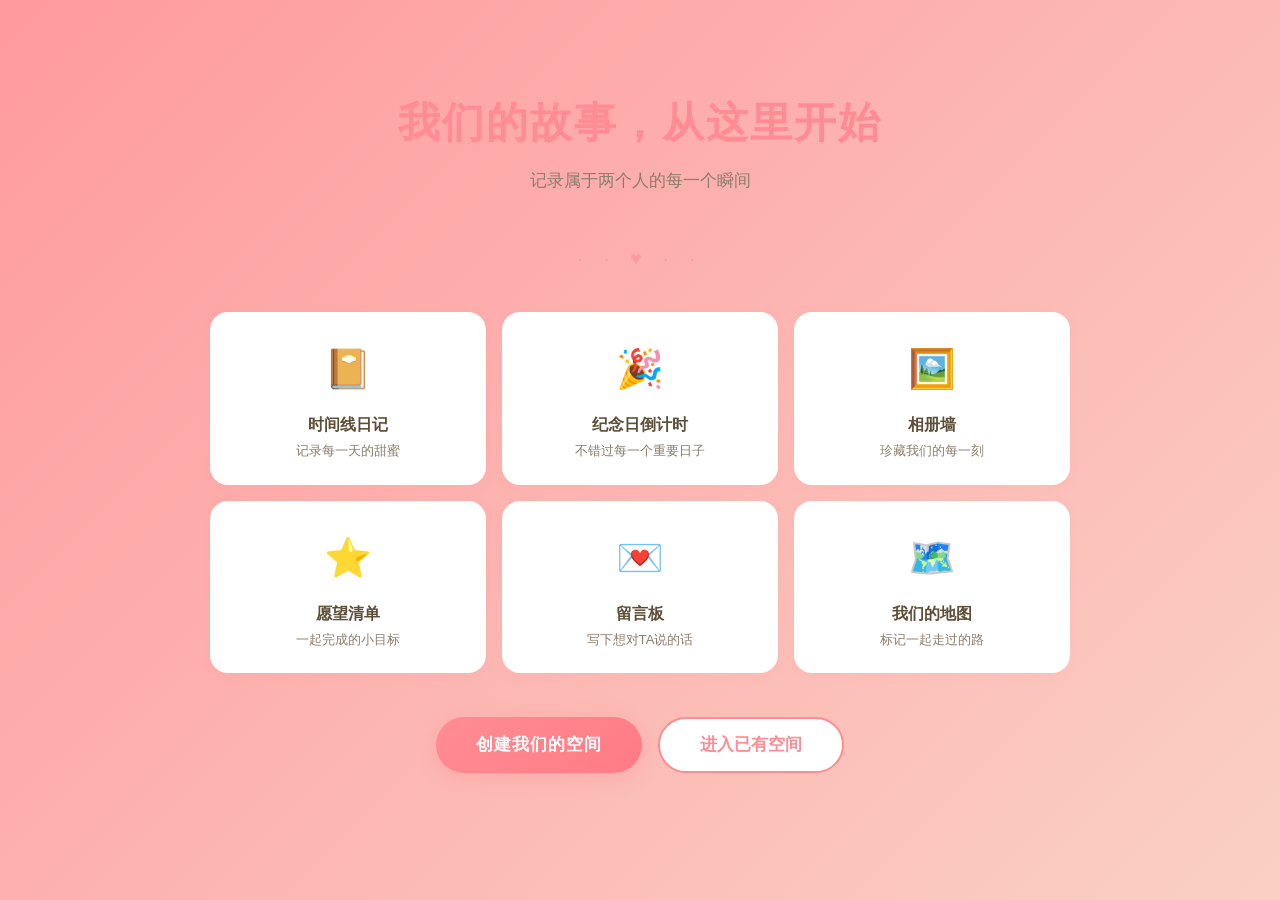
<file: index.html>
﻿<!DOCTYPE html>
<html lang="zh-CN">
<head>
    <meta charset="UTF-8">
    <meta name="viewport" content="width=device-width, initial-scale=1.0">
    <title>我们的故事 - 两人纪念</title>
    <link rel="stylesheet" href="css/style.css">
</head>
<body>
<div id="page-loader">
    <div class="loader-logo">💕</div>
    <div class="loader-text">正在加载你们的回忆...</div>
    <div class="loader-dots">
        <div class="loader-dot"></div>
        <div class="loader-dot"></div>
        <div class="loader-dot"></div>
    </div>
</div>


    <nav class="navbar">
        <div class="nav-inner">
            <a href="index.html" class="nav-logo">💕 Y & C</a>
            <ul class="nav-links">
                <li><a href="index.html" class="active">首页</a></li>
                <li><a href="timeline.html">时间线</a></li>
                <li><a href="anniversaries.html">纪念日</a></li>
                <li><a href="gallery.html">相册墙</a></li>
                <li><a href="wishlist.html">愿望清单</a></li>
                <li><a href="messages.html">留言板</a></li>
                <li><a href="map.html">我们的地图</a></li>
                <li><a href="about.html">关于我们</a></li>
            </ul>
            <div id="nav-space-name"></div>
            <button class="music-btn" title="背景音乐">🎶</button>
            <button class="hamburger">
                <span></span><span></span><span></span>
            </button>
        </div>
    </nav>

    <main class="main-container">

        <!-- 空间引导（无hash时显示） -->
        <section class="fade-in" id="spaceGuide" style="display:none; max-width:600px; margin:30px auto;">
            <div class="card" style="text-align:center; background:var(--secondary-light); padding:32px 24px;">
                <div style="font-size:3rem; margin-bottom:12px;">💕</div>
                <div style="font-size:1.3rem; color:var(--primary); margin-bottom:8px; font-family:var(--font-title);">创建你们的专属空间</div>
                <p style="color:var(--text-light); margin-bottom:20px;">为你们两个人创建一个独立的秘密花园，所有回忆只有你们能看到。</p>
                <div style="display:flex; gap:10px; justify-content:center; flex-wrap:wrap;">
                    <button class="btn btn-primary" onclick="showCreateSpaceModal()">创建我们的空间</button>
                    <button class="btn btn-outline" onclick="showSpaceSwitcher()">切换到已有空间</button>
                </div>
            </div>
        </section>

        <!-- Hero 区域（有空间时显示） -->
        <section class="home-hero" id="homeHero">
            <h1>我们的故事</h1>
            <p class="tagline">在这浩大的世界里，遇见你是我最温柔的意外。<br>每一天都是值得被珍藏的回忆。</p>
        </section>

        <!-- 纪念日倒计时 -->
        <section class="countdown-card fade-in" id="countdownCard">
            <div class="countdown-days" id="togetherDays">--</div>
            <div class="countdown-label">我们已经在一起</div>
            <div class="countdown-next" id="nextAnniversary"></div>
        </section>

        <!-- 设置起始日期引导 -->
        <div class="fade-in" id="startDateGuide" style="display:none; max-width:500px; margin:0 auto 30px;">
            <div class="card" style="text-align:center; background:var(--secondary-light);">
                <div style="font-size:1.1rem; color:var(--primary); margin-bottom:10px;">💕 设置我们的纪念日</div>
                <p style="color:var(--text-light); margin-bottom:16px;">从哪天开始算在一起的日子？</p>
                <input type="date" id="startDateInput" style="padding:10px; border-radius:8px; border:2px solid var(--accent-light); margin-bottom:12px;">
                <div>
                    <button class="btn btn-primary" onclick="saveStartDate()">保存</button>
                </div>
            </div>
        </div>

        <!-- 快速入口 -->
        <section class="quick-nav fade-in">
            <a href="timeline.html" class="quick-nav-item">
                <div class="quick-nav-icon">📝</div>
                <div class="quick-nav-label">时间线日记</div>
                <div class="quick-nav-desc">记录我们的每一天</div>
            </a>
            <a href="anniversaries.html" class="quick-nav-item">
                <div class="quick-nav-icon">📅</div>
                <div class="quick-nav-label">纪念日</div>
                <div class="quick-nav-desc">重要的日子不忘记</div>
            </a>
            <a href="gallery.html" class="quick-nav-item">
                <div class="quick-nav-icon">🖼️</div>
                <div class="quick-nav-label">相册墙</div>
                <div class="quick-nav-desc">定格美好瞬间</div>
            </a>
            <a href="wishlist.html" class="quick-nav-item">
                <div class="quick-nav-icon">🌟</div>
                <div class="quick-nav-label">愿望清单</div>
                <div class="quick-nav-desc">一起实现的梦想</div>
            </a>
            <a href="messages.html" class="quick-nav-item">
                <div class="quick-nav-icon">💌</div>
                <div class="quick-nav-label">留言板</div>
                <div class="quick-nav-desc">写给彼此的话</div>
            </a>
            <a href="map.html" class="quick-nav-item">
                <div class="quick-nav-icon">🗺️</div>
                <div class="quick-nav-label">我们的地图</div>
                <div class="quick-nav-desc">一起走过的地方</div>
            </a>
            <a href="about.html" class="quick-nav-item">
                <div class="quick-nav-icon">👫</div>
                <div class="quick-nav-label">关于我们</div>
                <div class="quick-nav-desc">我们的故事</div>
            </a>
            <a href="timeline.html" class="quick-nav-item">
                <div class="quick-nav-icon">🔍</div>
                <div class="quick-nav-label">搜索回忆</div>
                <div class="quick-nav-desc">找到珍藏的瞬间</div>
            </a>
        </section>

        <!-- 最新动态 -->
        <section class="recent-diaries fade-in">
            <h2>最近动态</h2>
            <div class="diary-preview-list" id="recentDiaries"></div>
        </section>
    </main>

    <footer class="footer">
        <p>珍惜每一个当下，因为都是独一无二的。Made with <span class="heart">♥</span> by Y & C</p>
        <p style="font-size:0.75rem;color:var(--text-lighter);margin-top:6px;">v2.0 · 数据加密存储在 GitHub 云端 · 隐私安全</p>
    </footer>

    <script src="js/cloud.js"></script>
    <script src="js/data.js"></script>
    <script src="js/sound.js"></script>
    <script src="js/main.js"></script>
    <script>
        function initHomePage() {
            try {
                var data = (typeof APP_DATA === 'object' && APP_DATA !== null) ? APP_DATA : {};
                if (!data || Object.keys(data).length === 0) {
                    // 空数据：显示空间引导 + 友好提示
                    document.getElementById('homeHero').style.display = 'block';
                    document.getElementById('countdownCard').style.display = 'none';
                    document.getElementById('startDateGuide').style.display = 'block';
                    document.getElementById('recentDiaries').innerHTML =
                        '<div class="card" style="text-align:center;color:var(--text-lighter);">✨ 开始记录你们的故事吧！去时间线写下第一篇日记~</div>';
                    addFAB(function() { showStartDateModal(); });
                    return;
                }

                document.getElementById('homeHero').style.display = 'block';

                if (!data.startDate) {
                    document.getElementById('countdownCard').style.display = 'block';
                    document.getElementById('togetherDays').textContent = '--';
                    document.getElementById('nextAnniversary').innerHTML = '设置我们的纪念日开始倒计时 ✨';
                    document.getElementById('startDateGuide').style.display = 'block';
                } else {
                    document.getElementById('startDateGuide').style.display = 'none';
                    var start = new Date(data.startDate);
                    var today = new Date();
                    var days = Math.floor((today.getTime() - start.getTime()) / (1000 * 60 * 60 * 24));
                    document.getElementById('togetherDays').textContent = days;

                    var anns = data.anniversaries || [];
                    var nearest = null, minDiff = Infinity;
                    anns.forEach(function(ann) {
                        var t = new Date(ann.date);
                        t.setFullYear(today.getFullYear());
                        if (t < today) t.setFullYear(today.getFullYear() + 1);
                        var diff = Math.ceil((t.getTime() - today.getTime()) / (1000 * 60 * 60 * 24));
                        if (diff < minDiff) { minDiff = diff; nearest = ann; }
                    });
                    if (nearest) {
                        document.getElementById('nextAnniversary').innerHTML =
                            '下一个纪念日 <strong>' + nearest.icon + ' ' + nearest.name + '</strong> · 还有 <strong>' + minDiff + '</strong> 天';
                    }
                }

                var diaries = data.diaries || [];
                var sorted = [].concat(diaries).sort(function(a,b) { return new Date(b.date) - new Date(a.date); });
                var recent = sorted.slice(0, 3);
                var container = document.getElementById('recentDiaries');
                container.innerHTML = '';
                if (recent.length === 0) {
                    container.innerHTML = '<div class="card" style="text-align:center;color:var(--text-lighter);">还没有日记，去时间线添加第一条吧~</div>';
                }
                recent.forEach(function(d) {
                    var excerpt = d.content && d.content.length > 80 ? d.content.substring(0, 80) + '...' : (d.content || '');
                    container.innerHTML +=
                        '<div class="diary-preview" onclick="location.href=\'timeline.html\'">' +
                        '<div class="mood">' + (d.mood || '📝') + '</div>' +
                        '<div class="title">' + escapeHTML(d.title) + '</div>' +
                        '<div class="date">' + formatDate(d.date) + '</div>' +
                        '<div class="excerpt">' + escapeHTML(excerpt) + '</div>' +
                        '</div>';
                });

                addFAB(function() { showStartDateModal(); });
            } catch(e) {
                console.error('首页渲染失败:', e);
                // 兜底：至少展示 hero 和 quick-nav（HTML 中已静态存在）
                document.getElementById('homeHero').style.display = 'block';
                document.getElementById('countdownCard').style.display = 'block';
                document.getElementById('togetherDays').textContent = '--';
                document.getElementById('nextAnniversary').innerHTML = '设置我们的纪念日开始倒计时 ✨';
                document.getElementById('recentDiaries').innerHTML =
                    '<div class="card" style="text-align:center;color:var(--text-lighter);">✨ 开始记录你们的故事吧！</div>';
            }
        }

        document.addEventListener('DOMContentLoaded', function() {
            console.log('[DEBUG] DOMContentLoaded fired, hash=' + window.location.hash);
            try {
                var rawHash = window.location.hash.substring(1);
                if (!rawHash) {
                    window.location.href = 'welcome.html';
                    return;
                }
                document.getElementById('spaceGuide').style.display = 'none';

                // 显示加载状态
                var loader = document.getElementById('page-loader');
                if (loader) { loader.style.display = 'flex'; }

                // 1. 先从云端同步空间元数据（跨设备登录支持）
                checkAccessWithCloud(function() {
                    // 2. 验证通过，从云端同步数据
                    if (typeof initCloudSync === 'function') {
                        initCloudSync().then(function(result) {
                            console.log('[Init] 云端同步完成:', result.from);
                            initHomePage();
                            if (loader) { loader.classList.add('hide'); }
                        }).catch(function() {
                            console.warn('[Init] 云端同步失败，使用本地数据');
                            initHomePage();
                            if (loader) { loader.classList.add('hide'); }
                        });
                    } else {
                        initHomePage();
                        if (loader) { loader.classList.add('hide'); }
                    }
                }, function() {
                    // 需要密码
                    if (loader) { loader.classList.add('hide'); }
                    showPasswordGate(function() {
                        if (typeof initCloudSync === 'function') {
                            initCloudSync().then(function() { initHomePage(); })
                                .catch(function() { initHomePage(); });
                        } else {
                            initHomePage();
                        }
                    });
                });
            } catch(e) {
                console.error('首页初始化失败:', e);
                // 兜底：显示 hero 和引导
                document.getElementById('homeHero').style.display = 'block';
                document.getElementById('spaceGuide').style.display = 'block';
            }
        });

        function showStartDateModal() {
            var data = APP_DATA;
            showModal({
                title: '设置我们的纪念日',
                bodyHTML:
                    '<div class="form-group">' +
                    '<label class="form-label">从哪天开始算在一起的日子？</label>' +
                    '<input type="date" id="startDateModalInput" class="form-input" value="' + (data.startDate || '') + '">' +
                    '</div>',
                onSave: function(close) {
                    var val = document.getElementById('startDateModalInput').value;
                    if (!val) { alert('请选择日期'); return; }
                    data.startDate = val;
                    saveData(data);
                    alert('起始日期已更新');
                    close();
                    location.reload();
                }
            });
        }

        function saveStartDate() {
            var val = document.getElementById('startDateInput').value;
            if (!val) { alert('请选择日期'); return; }
            var data = APP_DATA;
            data.startDate = val;
            saveData(data);
            location.reload();
        }
    </script>

<script>
(function() {
    function hideLoader() { var el = document.getElementById('page-loader'); if (el) el.classList.add('hide'); }
    window.addEventListener('load', function() { setTimeout(hideLoader, 600); });
    setTimeout(hideLoader, 5000);
})();
</script>

</body>
</html>
</file>
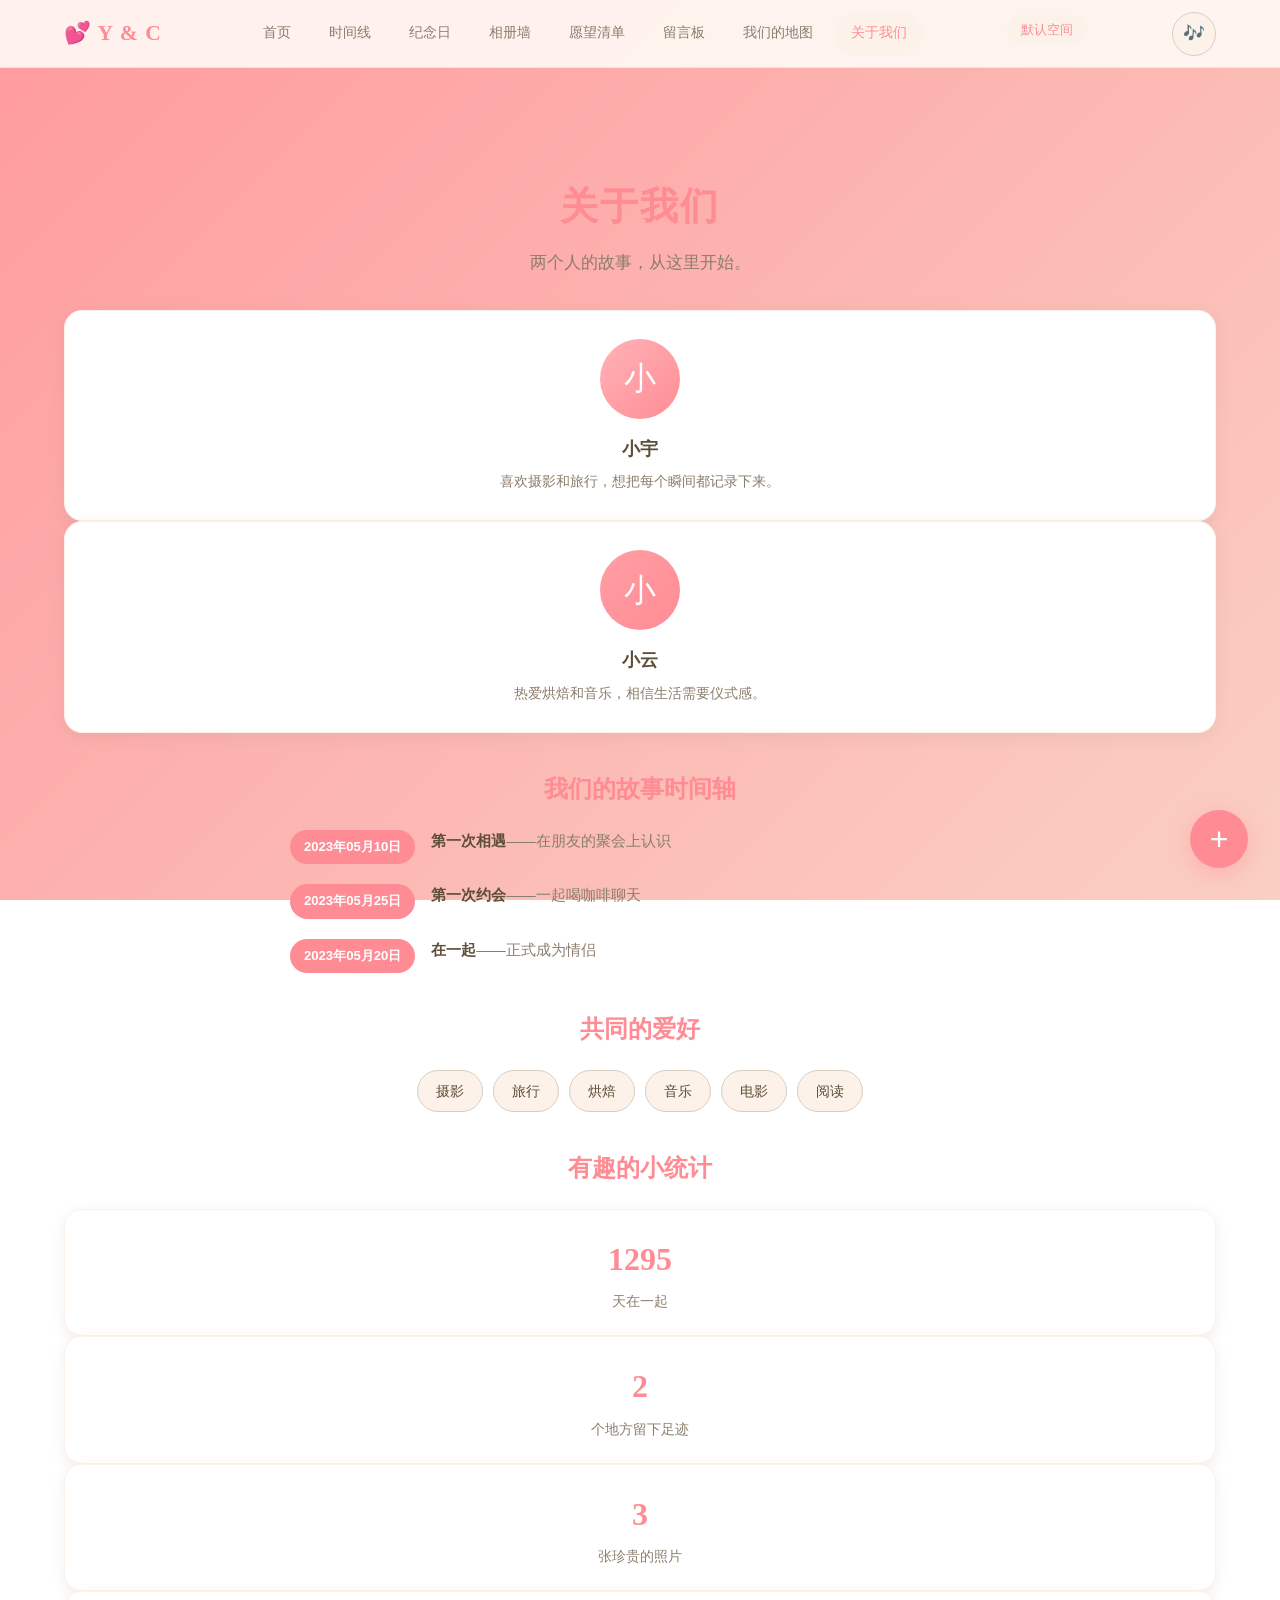
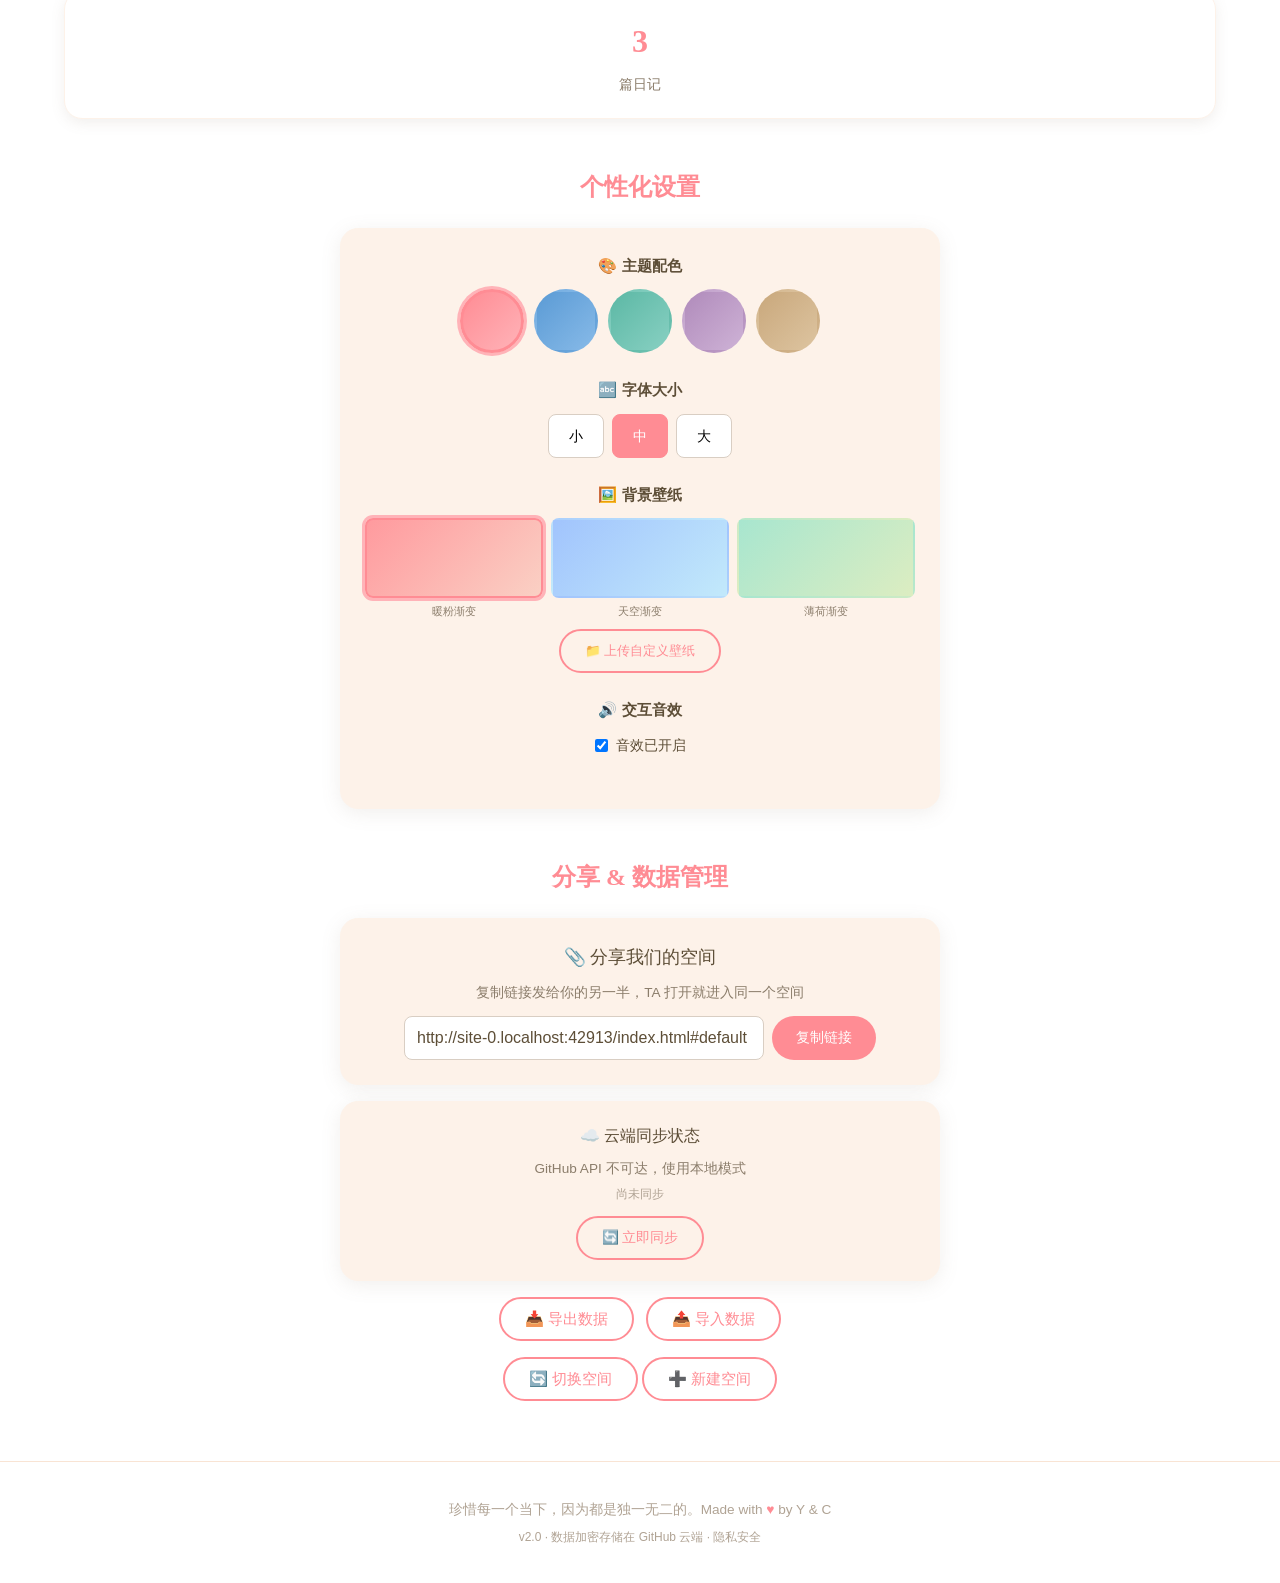
<file: about.html>
﻿<!DOCTYPE html>
<html lang="zh-CN">
<head>
    <meta charset="UTF-8">
    <meta name="viewport" content="width=device-width, initial-scale=1.0">
    <title>关于我们 - 两人纪念</title>
    <link rel="stylesheet" href="css/style.css">
</head>
<body>
<div id="page-loader">
    <div class="loader-logo">💕</div>
    <div class="loader-text">正在加载你们的回忆...</div>
    <div class="loader-dots">
        <div class="loader-dot"></div>
        <div class="loader-dot"></div>
        <div class="loader-dot"></div>
    </div>
</div>

    <nav class="navbar">
        <div class="nav-inner">
            <a href="index.html" class="nav-logo">💕 Y & C</a>
            <ul class="nav-links">
                <li><a href="index.html">首页</a></li>
                <li><a href="timeline.html">时间线</a></li>
                <li><a href="anniversaries.html">纪念日</a></li>
                <li><a href="gallery.html">相册墙</a></li>
                <li><a href="wishlist.html">愿望清单</a></li>
                <li><a href="messages.html">留言板</a></li>
                <li><a href="map.html">我们的地图</a></li>
                <li><a href="about.html" class="active">关于我们</a></li>
            </ul>
            <div id="nav-space-name"></div>
            <button class="music-btn" title="背景音乐">🎶</button>
            <button class="hamburger"><span></span><span></span><span></span></button>
        </div>
    </nav>

    <main class="main-container">
        <section class="page-hero">
            <h1>关于我们</h1>
            <p class="subtitle">两个人的故事，从这里开始。</p>
        </section>

        <div class="about-cards fade-in" id="aboutCards"></div>

        <section class="fade-in">
            <h2 style="font-family:var(--font-title);color:var(--primary);margin-bottom:20px;text-align:center;">我们的故事时间轴</h2>
            <div class="story-timeline" id="storyTimeline"></div>
        </section>

        <section class="fade-in" style="margin-top:36px;">
            <h2 style="font-family:var(--font-title);color:var(--primary);margin-bottom:20px;text-align:center;">共同的爱好</h2>
            <div class="hobby-cloud" id="hobbyCloud"></div>
        </section>

        <section class="fade-in" style="margin-top:36px;">
            <h2 style="font-family:var(--font-title);color:var(--primary);margin-bottom:20px;text-align:center;">有趣的小统计</h2>
            <div class="stats-grid" id="statsGrid"></div>
        </section>

        <!-- 个性化设置 -->
        <section class="fade-in" style="margin-top:48px; max-width:600px; margin-left:auto; margin-right:auto;">
            <h2 style="font-family:var(--font-title);color:var(--primary);margin-bottom:20px;text-align:center;">个性化设置</h2>

            <div class="card" style="background:var(--secondary-light); padding:24px; margin-bottom:16px;">

                <!-- 主题切换 -->
                <div class="pref-section">
                    <div class="pref-section-title">🎨 主题配色</div>
                    <div class="theme-grid" id="themeGrid">
                        <div class="theme-option" data-theme="pink" title="暖粉" style="background:linear-gradient(135deg,#FF8C94,#FFB3B8);"></div>
                        <div class="theme-option" data-theme="blue" title="天空蓝" style="background:linear-gradient(135deg,#5B9BD5,#87BAE8);"></div>
                        <div class="theme-option" data-theme="mint" title="薄荷绿" style="background:linear-gradient(135deg,#5CB8A5,#88D0C2);"></div>
                        <div class="theme-option" data-theme="purple" title="薰衣草紫" style="background:linear-gradient(135deg,#B08BBB,#CEB2D6);"></div>
                        <div class="theme-option" data-theme="brown" title="奶茶棕" style="background:linear-gradient(135deg,#C9A87C,#DDC4A0);"></div>
                    </div>
                </div>

                <!-- 字体大小 -->
                <div class="pref-section">
                    <div class="pref-section-title">🔤 字体大小</div>
                    <div class="font-size-options" id="fontSizeOptions">
                        <button class="font-size-btn" data-size="small">小</button>
                        <button class="font-size-btn active" data-size="medium">中</button>
                        <button class="font-size-btn" data-size="large">大</button>
                    </div>
                </div>

                <!-- 背景壁纸 -->
                <div class="pref-section">
                    <div class="pref-section-title">🖼️ 背景壁纸</div>
                    <div class="bg-grid" id="bgGrid">
                        <div>
                            <div class="bg-preview" data-wallpaper="gradient-warm" title="暖粉渐变" style="background:linear-gradient(135deg,#FF9A9E,#FAD0C4);"></div>
                            <div style="font-size:0.7rem;color:var(--text-light);text-align:center;">暖粉渐变</div>
                        </div>
                        <div>
                            <div class="bg-preview" data-wallpaper="gradient-sky" title="天空渐变" style="background:linear-gradient(135deg,#A1C4FD,#C2E9FB);"></div>
                            <div style="font-size:0.7rem;color:var(--text-light);text-align:center;">天空渐变</div>
                        </div>
                        <div>
                            <div class="bg-preview" data-wallpaper="gradient-mint" title="薄荷渐变" style="background:linear-gradient(135deg,#A8E6CF,#DCEDC1);"></div>
                            <div style="font-size:0.7rem;color:var(--text-light);text-align:center;">薄荷渐变</div>
                        </div>
                    </div>
                    <div style="text-align:center;margin-top:8px;">
                        <button class="btn btn-outline" onclick="document.getElementById('wallpaperUpload').click()" style="font-size:0.8rem;">📁 上传自定义壁纸</button>
                        <button class="btn btn-outline" id="btnResetWallpaper" onclick="resetWallpaper()" style="font-size:0.8rem;display:none;">↩ 恢复默认</button>
                        <input type="file" id="wallpaperUpload" accept="image/*" style="display:none;" onchange="handleWallpaperUpload(event)">
                    </div>
                </div>

                <!-- 音效开关 -->
                <div class="pref-section">
                    <div class="pref-section-title">🔊 交互音效</div>
                    <div style="text-align:center;">
                        <label style="cursor:pointer;display:inline-flex;align-items:center;gap:8px;font-size:0.9rem;">
                            <input type="checkbox" id="soundToggle" onchange="toggleSound()" checked>
                            <span id="soundToggleLabel">音效已开启</span>
                        </label>
                    </div>
                </div>

            </div>
        </section>

        <!-- 分享与数据管理 -->
        <section class="fade-in" style="margin-top:48px; max-width:600px; margin-left:auto; margin-right:auto;">
            <h2 style="font-family:var(--font-title);color:var(--primary);margin-bottom:20px;text-align:center;">分享 & 数据管理</h2>

            <div class="card" style="background:var(--secondary-light); padding:24px; margin-bottom:16px; text-align:center;">
                <div style="font-size:1.1rem; color:var(--text); margin-bottom:8px;">📎 分享我们的空间</div>
                <p style="color:var(--text-light); font-size:0.85rem; margin-bottom:12px;">复制链接发给你的另一半，TA 打开就进入同一个空间</p>
                <div style="display:flex; gap:8px; justify-content:center;">
                    <input type="text" id="shareLinkInput" readonly style="flex:1;max-width:360px;padding:8px 12px;border-radius:8px;border:1px solid var(--accent-light);background:var(--white);color:var(--text);font-size:0.85rem;">
                    <button class="btn btn-primary" onclick="copyShareLink()" style="font-size:0.85rem;">复制链接</button>
                </div>
            </div>

            <!-- 云端同步状态 -->
            <div class="card" id="syncStatusCard" style="background:var(--secondary-light); padding:20px 24px; margin-bottom:16px; text-align:center;">
                <div style="font-size:1rem; color:var(--text); margin-bottom:8px;">☁️ 云端同步状态</div>
                <div id="syncStatusText" style="color:var(--text-light); font-size:0.85rem; margin-bottom:4px;">正在检查…</div>
                <div id="syncTimeText" style="color:var(--text-lighter); font-size:0.78rem; margin-bottom:10px;"></div>
                <button class="btn btn-outline" id="btnSyncNow" onclick="triggerManualSync()" style="font-size:0.85rem;">🔄 立即同步</button>
                <div id="syncToast" style="color:var(--primary); font-size:0.8rem; margin-top:6px; display:none;"></div>
            </div>

            <div style="display:flex; gap:12px; justify-content:center; flex-wrap:wrap;">
                <button class="btn btn-outline" onclick="exportDataJSON()">📥 导出数据</button>
                <button class="btn btn-outline" onclick="document.getElementById('importFileInput').click()">📤 导入数据</button>
                <input type="file" id="importFileInput" accept=".json" style="display:none;" onchange="handleImport(event)">
            </div>

            <div id="storageInfo" style="text-align:center; margin-top:12px; font-size:0.78rem; color:var(--text-lighter);"></div>

            <div style="text-align:center; margin-top:16px;">
                <button class="btn btn-outline" onclick="showSpaceSwitcher()">🔄 切换空间</button>
                <button class="btn btn-outline" onclick="showCreateSpaceModal()">➕ 新建空间</button>
            </div>
        </section>
    </main>

    <footer class="footer">
        <p>珍惜每一个当下，因为都是独一无二的。Made with <span class="heart">♥</span> by Y & C</p>
        <p style="font-size:0.75rem;color:var(--text-lighter);margin-top:6px;">v2.0 · 数据加密存储在 GitHub 云端 · 隐私安全</p>
    </footer>

    <script src="js/cloud.js"></script>
    <script src="js/data.js"></script>
    <script src="js/sound.js"></script>
    <script src="js/main.js"></script>
    <script>
        document.addEventListener('DOMContentLoaded', function() {
            onCloudReady(function() {
                refreshAbout();
            });
            updateShareLink();
            addFAB(function() { showEditAboutModal(); });
            initSyncUI();
            initPersonalization();
        });

        function updateShareLink() {
            var hash = getSpaceHash();
            var baseUrl = window.location.origin + window.location.pathname.replace(/about\.html$/, 'index.html');
            var link = hash ? baseUrl + '#' + hash : baseUrl + '#' + 'lovestory' + Date.now().toString(36);
            document.getElementById('shareLinkInput').value = link;
            var meta = getSpaceMeta();
            var pwdHintEl = document.getElementById('sharePwdHint');
            if (meta && meta.passwordHash) {
                if (pwdHintEl) {
                    pwdHintEl.style.display = 'block';
                } else {
                    var el = document.createElement('p');
                    el.id = 'sharePwdHint';
                    el.style.cssText = 'color:var(--primary);font-size:0.85rem;margin-top:8px;';
                    el.textContent = '🔐 此空间已设置密码，分享链接时请一并告知对方密码';
                    document.getElementById('shareLinkInput').parentElement.parentElement.appendChild(el);
                }
            } else {
                if (pwdHintEl) pwdHintEl.style.display = 'none';
            }
        }

        function copyShareLink() {
            var input = document.getElementById('shareLinkInput');
            input.select();
            document.execCommand('copy');
            var meta = getSpaceMeta();
            var msg = meta && meta.passwordHash
                ? '链接已复制！分享时请一并告知密码（关闭浏览器后需重新输入）。'
                : '链接已复制！分享给你的另一半吧~';
            alert(msg);
        }

        function displayStorageInfo() {
            var key = getStorageKey();
            var raw = localStorage.getItem(key);
            if (!raw) {
                document.getElementById('storageInfo').textContent = '';
                return;
            }
            var sizeKB = (new Blob([raw]).size / 1024).toFixed(1);
            var estimatedMax = 5000; // ~5MB typical localStorage limit
            var pct = ((sizeKB / estimatedMax) * 100).toFixed(0);
            document.getElementById('storageInfo').innerHTML =
                '当前空间数据约 <strong>' + sizeKB + ' KB</strong>（约占 localStorage 的 ' + pct + '%）' +
                (sizeKB > 3000 ? '<br>⚠️ 数据较大，建议导出备份以防丢失' : '');
        }

        function handleImport(event) {
            var file = event.target.files[0];
            if (!file) return;
            if (!confirm('导入数据将覆盖当前空间的内容，确定继续吗？')) { event.target.value = ''; return; }
            var reader = new FileReader();
            reader.onload = function(e) {
                if (importDataJSON(e.target.result)) {
                    refreshAbout();
                    alert('数据导入成功！');
                }
            };
            reader.readAsText(file);
            event.target.value = '';
        }

        function refreshAbout() {
            var data = APP_DATA;

            // Storage usage
            displayStorageInfo();

            var cards = document.getElementById('aboutCards');
            cards.innerHTML =
                '<div class="profile-card">' +
                '<div class="avatar">' + escapeHTML((data.person1.name || 'Y')[0]) + '</div>' +
                '<div class="p-name">' + escapeHTML(data.person1.name || '小宇') + '</div>' +
                '<div class="p-intro">' + escapeHTML(data.person1.intro || '') + '</div>' +
                '</div>' +
                '<div class="profile-card">' +
                '<div class="avatar" style="background:linear-gradient(135deg,#FF9EA4,#FF8C94);">' + escapeHTML((data.person2.name || 'C')[0]) + '</div>' +
                '<div class="p-name">' + escapeHTML(data.person2.name || '小云') + '</div>' +
                '<div class="p-intro">' + escapeHTML(data.person2.intro || '') + '</div>' +
                '</div>';

            var storyContainer = document.getElementById('storyTimeline');
            storyContainer.innerHTML = '';
            (data.timelineNodes || []).forEach(function(s) {
                var item = document.createElement('div');
                item.className = 'story-item';
                item.innerHTML =
                    '<div class="story-date">' + formatDate(s.date) + '</div>' +
                    '<div class="story-desc"><strong>' + escapeHTML(s.title) + '</strong>——' + escapeHTML(s.desc) + '</div>';
                item.appendChild(createCardActions(
                    function() { showEditStoryModal(s); },
                    function() {
                        showConfirm('确定要删除这个故事节点吗？', function() {
                            APP_DATA.timelineNodes = APP_DATA.timelineNodes.filter(function(n) { return n.id !== s.id; });
                            saveData(APP_DATA);
                            refreshAbout();
                        });
                    }
                ));
                storyContainer.appendChild(item);
            });

            var hobbyCloud = document.getElementById('hobbyCloud');
            hobbyCloud.innerHTML = '';
            (data.hobbies || []).forEach(function(h, i) {
                var tag = document.createElement('span');
                tag.className = 'hobby-tag';
                tag.textContent = h;
                tag.title = '点击删除';
                tag.style.cursor = 'pointer';
                tag.addEventListener('click', function() {
                    showConfirm('确定要删除爱好"' + h + '"吗？', function() {
                        data.hobbies.splice(i, 1);
                        saveData(data);
                        refreshAbout();
                    });
                });
                hobbyCloud.appendChild(tag);
            });

            var days = data.startDate ? Math.floor((new Date() - new Date(data.startDate)) / (1000*60*60*24)) : 0;
            var statsData = [
                { number: days, label: '天在一起' },
                { number: (data.places || []).length, label: '个地方留下足迹' },
                { number: (data.photos || []).length, label: '张珍贵的照片' },
                { number: (data.diaries || []).length, label: '篇日记' }
            ];
            var statsGrid = document.getElementById('statsGrid');
            statsGrid.innerHTML = '';
            statsData.forEach(function(s) {
                statsGrid.innerHTML += '<div class="stat-item"><div class="stat-number">' + s.number + '</div><div class="stat-label">' + s.label + '</div></div>';
            });

            updateShareLink();
        }

        function showEditAboutModal() {
            var data = APP_DATA;
            showModal({
                title: '编辑关于我们',
                wide: true,
                bodyHTML:
                    '<div class="form-group"><label class="form-label">第一个人名字</label><input type="text" id="p1Name" class="form-input" value="' + escapeHTML(data.person1.name || '') + '"></div>' +
                    '<div class="form-group"><label class="form-label">第一个人简介</label><textarea id="p1Intro" class="form-textarea" rows="2">' + escapeHTML(data.person1.intro || '') + '</textarea></div>' +
                    '<div class="form-group"><label class="form-label">第二个人名字</label><input type="text" id="p2Name" class="form-input" value="' + escapeHTML(data.person2.name || '') + '"></div>' +
                    '<div class="form-group"><label class="form-label">第二个人简介</label><textarea id="p2Intro" class="form-textarea" rows="2">' + escapeHTML(data.person2.intro || '') + '</textarea></div>' +
                    '<div class="form-group"><label class="form-label">添加爱好（用逗号分隔）</label><input type="text" id="newHobbies" class="form-input" placeholder="摄影, 旅行, 烘焙"></div>' +
                    '<div class="form-group"><label class="form-label">添加故事节点</label><input type="text" id="storyTitle" class="form-input" placeholder="故事标题" style="margin-bottom:8px;"><input type="date" id="storyDate" class="form-input" value="' + getTodayDateStr() + '" style="margin-bottom:8px;"><textarea id="storyDesc" class="form-textarea" rows="2" placeholder="故事描述..."></textarea></div>',
                onSave: function(close) {
                    data.person1.name = document.getElementById('p1Name').value.trim() || data.person1.name;
                    data.person1.intro = document.getElementById('p1Intro').value.trim();
                    data.person2.name = document.getElementById('p2Name').value.trim() || data.person2.name;
                    data.person2.intro = document.getElementById('p2Intro').value.trim();
                    var newHobbies = document.getElementById('newHobbies').value.trim();
                    if (newHobbies) {
                        newHobbies.split(',').map(function(h) { return h.trim(); }).filter(function(h) { return h && data.hobbies.indexOf(h) === -1; }).forEach(function(h) { data.hobbies.push(h); });
                    }
                    var storyTitle = document.getElementById('storyTitle').value.trim();
                    var storyDate = document.getElementById('storyDate').value;
                    var storyDesc = document.getElementById('storyDesc').value.trim();
                    if (storyTitle && storyDate && storyDesc) {
                        data.timelineNodes.push({ id: generateId(data.timelineNodes), title: storyTitle, date: storyDate, desc: storyDesc });
                    }
                    saveData(data);
                    refreshAbout();
                    close();
                }
            });
        }

        function showEditStoryModal(node) {
            showModal({
                title: '编辑故事节点',
                bodyHTML:
                    '<div class="form-group"><label class="form-label">标题</label><input type="text" id="storyTitleEdit" class="form-input" value="' + escapeHTML(node.title) + '"></div>' +
                    '<div class="form-group"><label class="form-label">日期</label><input type="date" id="storyDateEdit" class="form-input" value="' + node.date + '"></div>' +
                    '<div class="form-group"><label class="form-label">描述</label><textarea id="storyDescEdit" class="form-textarea" rows="2">' + escapeHTML(node.desc) + '</textarea></div>',
                onSave: function(close) {
                    var title = document.getElementById('storyTitleEdit').value.trim();
                    var date = document.getElementById('storyDateEdit').value;
                    var desc = document.getElementById('storyDescEdit').value.trim();
                    if (!title || !date || !desc) { alert('请填写完整信息'); return; }
                    var idx = -1;
                    for (var i = 0; i < APP_DATA.timelineNodes.length; i++) {
                        if (APP_DATA.timelineNodes[i].id === node.id) { idx = i; break; }
                    }
                    if (idx > -1) { APP_DATA.timelineNodes[idx] = { id: node.id, title: title, date: date, desc: desc }; saveData(APP_DATA); refreshAbout(); }
                    close();
                }
            });
        }

        /* ================================================================
         * 云端同步状态 UI
         * ================================================================ */

        var _syncTimer = null;

        function initSyncUI() {
            updateSyncStatusUI('正在连接 GitHub 云端…', '');

            // 先检测 GitHub 连通性
            if (typeof cloudIsReady === 'function') {
                cloudIsReady().then(function(ready) {
                    if (!ready) {
                        updateSyncStatusUI('GitHub API 不可达，使用本地模式', '');
                        return;
                    }
                    doCloudSync();
                }).catch(function() {
                    updateSyncStatusUI('GitHub API 不可达，使用本地模式', '');
                });
            } else {
                doCloudSync();
            }

            function doCloudSync() {
                if (typeof initCloudSync === 'function') {
                    initCloudSync().then(function(result) {
                        var statusText = result.from === 'cloud'
                            ? '已从云端同步数据'
                            : '使用本地数据（' + result.message + '）';
                        updateSyncStatusUI(statusText, '');
                    }).catch(function(err) {
                        updateSyncStatusUI('同步失败：' + (err.message || '未知错误'), '');
                    });
                } else {
                    updateSyncStatusUI('云端模块未加载，仅使用本地存储', '');
                }
            }
        }

        function updateSyncStatusUI(statusText, timeText) {
            var statusEl = document.getElementById('syncStatusText');
            var timeEl = document.getElementById('syncTimeText');
            if (statusEl) statusEl.textContent = statusText;

            if (!timeText && typeof cloudGetLastSyncTime === 'function') {
                var t = cloudGetLastSyncTime();
                if (t) {
                    var d = new Date(t);
                    timeText = '最近同步：' + d.toLocaleString('zh-CN');
                } else {
                    timeText = '尚未同步';
                }
            }
            if (timeEl) timeEl.textContent = timeText;
        }

        function triggerManualSync() {
            if (typeof cloudSyncNow !== 'function') {
                showSyncToast('云端模块未加载');
                return;
            }

            var btn = document.getElementById('btnSyncNow');
            if (btn) { btn.disabled = true; btn.textContent = '⏳ 同步中…'; }
            updateSyncStatusUI('正在同步…', '');

            cloudSyncNow('main').then(function(result) {
                if (btn) { btn.disabled = false; btn.textContent = '🔄 立即同步'; }
                if (result.synced) {
                    updateSyncStatusUI('同步成功', '最近同步：刚刚');
                    showSyncToast('同步成功！');
                } else {
                    updateSyncStatusUI('同步失败', result.message);
                    showSyncToast('同步失败：' + result.message);
                }
            });
        }

        function showSyncToast(msg) {
            var el = document.getElementById('syncToast');
            if (!el) return;
            el.textContent = msg;
            el.style.display = 'block';
            if (_syncTimer) clearTimeout(_syncTimer);
            _syncTimer = setTimeout(function() { el.style.display = 'none'; }, 3000);
        }

        /* ================================================================
         * 个性化设置 UI
         * ================================================================ */

        function initPersonalization() {
            var prefs = window.getAllPrefs ? window.getAllPrefs() : { theme: 'pink', fontSize: 'medium', wallpaper: 'gradient-warm', soundEnabled: true };

            // Theme selection
            var themeGrid = document.getElementById('themeGrid');
            if (themeGrid) {
                var themeOpts = themeGrid.querySelectorAll('.theme-option');
                themeOpts.forEach(function(opt) {
                    var t = opt.getAttribute('data-theme');
                    if (t === prefs.theme) opt.classList.add('selected');
                    opt.addEventListener('click', function() {
                        themeOpts.forEach(function(o) { o.classList.remove('selected'); });
                        opt.classList.add('selected');
                        setPref('theme', t);
                        document.documentElement.setAttribute('data-theme', t);
                        if (window.playClick) playClick();
                    });
                });
            }

            // Font size
            var fontSizeOptions = document.getElementById('fontSizeOptions');
            if (fontSizeOptions) {
                var sizeBtns = fontSizeOptions.querySelectorAll('.font-size-btn');
                sizeBtns.forEach(function(btn) {
                    var s = btn.getAttribute('data-size');
                    if (s === prefs.fontSize) {
                        sizeBtns.forEach(function(b) { b.classList.remove('active'); });
                        btn.classList.add('active');
                    }
                    btn.addEventListener('click', function() {
                        sizeBtns.forEach(function(b) { b.classList.remove('active'); });
                        btn.classList.add('active');
                        setPref('fontSize', s);
                        var sizes = { small: '14px', medium: '16px', large: '18px' };
                        document.documentElement.style.fontSize = sizes[s] || '16px';
                        if (window.playClick) playClick();
                    });
                });
            }

            // Wallpaper
            var bgGrid = document.getElementById('bgGrid');
            if (bgGrid) {
                var bgPreviews = bgGrid.querySelectorAll('.bg-preview');
                bgPreviews.forEach(function(pv) {
                    var wp = pv.getAttribute('data-wallpaper');
                    if (wp === prefs.wallpaper) pv.classList.add('selected');
                    pv.addEventListener('click', function() {
                        bgPreviews.forEach(function(p) { p.classList.remove('selected'); });
                        pv.classList.add('selected');
                        setPref('wallpaper', wp);
                        applyWallpaper(wp);
                        document.getElementById('btnResetWallpaper').style.display = 'none';
                        if (window.playClick) playClick();
                    });
                });
            }

            // Custom wallpaper state
            var currentWP = prefs.wallpaper;
            if (currentWP && currentWP.startsWith('custom:')) {
                var resetBtn = document.getElementById('btnResetWallpaper');
                if (resetBtn) resetBtn.style.display = 'inline-block';
            }

            // Sound toggle
            var soundToggle = document.getElementById('soundToggle');
            var soundLabel = document.getElementById('soundToggleLabel');
            if (soundToggle) {
                soundToggle.checked = prefs.soundEnabled !== false;
                if (soundLabel) {
                    soundLabel.textContent = soundToggle.checked ? '音效已开启' : '音效已关闭';
                }
            }
        }

        function toggleSound() {
            var toggle = document.getElementById('soundToggle');
            var label = document.getElementById('soundToggleLabel');
            var enabled = toggle.checked;
            setPref('soundEnabled', enabled);
            if (label) label.textContent = enabled ? '音效已开启' : '音效已关闭';
        }

        function applyWallpaper(wp) {
            var bgValue = window.getWallpaperValue ? window.getWallpaperValue(wp) : '';
            if (wp && wp.startsWith('custom:')) {
                document.body.style.backgroundImage = 'url(' + bgValue + ')';
                document.body.style.backgroundSize = 'cover';
                document.body.style.backgroundPosition = 'center';
                document.body.style.backgroundAttachment = 'fixed';
                document.body.style.backgroundRepeat = 'no-repeat';
            } else {
                document.body.style.background = bgValue;
                document.body.style.backgroundAttachment = 'fixed';
            }
        }

        function handleWallpaperUpload(event) {
            var file = event.target.files[0];
            if (!file) return;
            if (file.size > 5 * 1024 * 1024) { alert('壁纸图片不能超过 5MB'); event.target.value = ''; return; }
            var reader = new FileReader();
            reader.onload = function(e) {
                var dataURL = e.target.result;
                setPref('wallpaper', 'custom:' + dataURL);
                applyWallpaper('custom:' + dataURL);
                document.getElementById('btnResetWallpaper').style.display = 'inline-block';
                // Deselect all preset wallpapers
                var bgGrid = document.getElementById('bgGrid');
                if (bgGrid) {
                    bgGrid.querySelectorAll('.bg-preview').forEach(function(p) { p.classList.remove('selected'); });
                }
                if (window.playClick) playClick();
            };
            reader.readAsDataURL(file);
            event.target.value = '';
        }

        function resetWallpaper() {
            var defaultWP = 'gradient-warm';
            setPref('wallpaper', defaultWP);
            applyWallpaper(defaultWP);
            document.getElementById('btnResetWallpaper').style.display = 'none';
            // Select default wallpaper
            var bgGrid = document.getElementById('bgGrid');
            if (bgGrid) {
                bgGrid.querySelectorAll('.bg-preview').forEach(function(p) {
                    p.classList.remove('selected');
                    if (p.getAttribute('data-wallpaper') === defaultWP) p.classList.add('selected');
                });
            }
            if (window.playClick) playClick();
        }
    </script>

<script>
(function() {
    function hideLoader() { var el = document.getElementById('page-loader'); if (el) el.classList.add('hide'); }
    window.addEventListener('load', function() { setTimeout(hideLoader, 600); });
    setTimeout(hideLoader, 5000);
})();
</script>

</body>
</html>
</file>
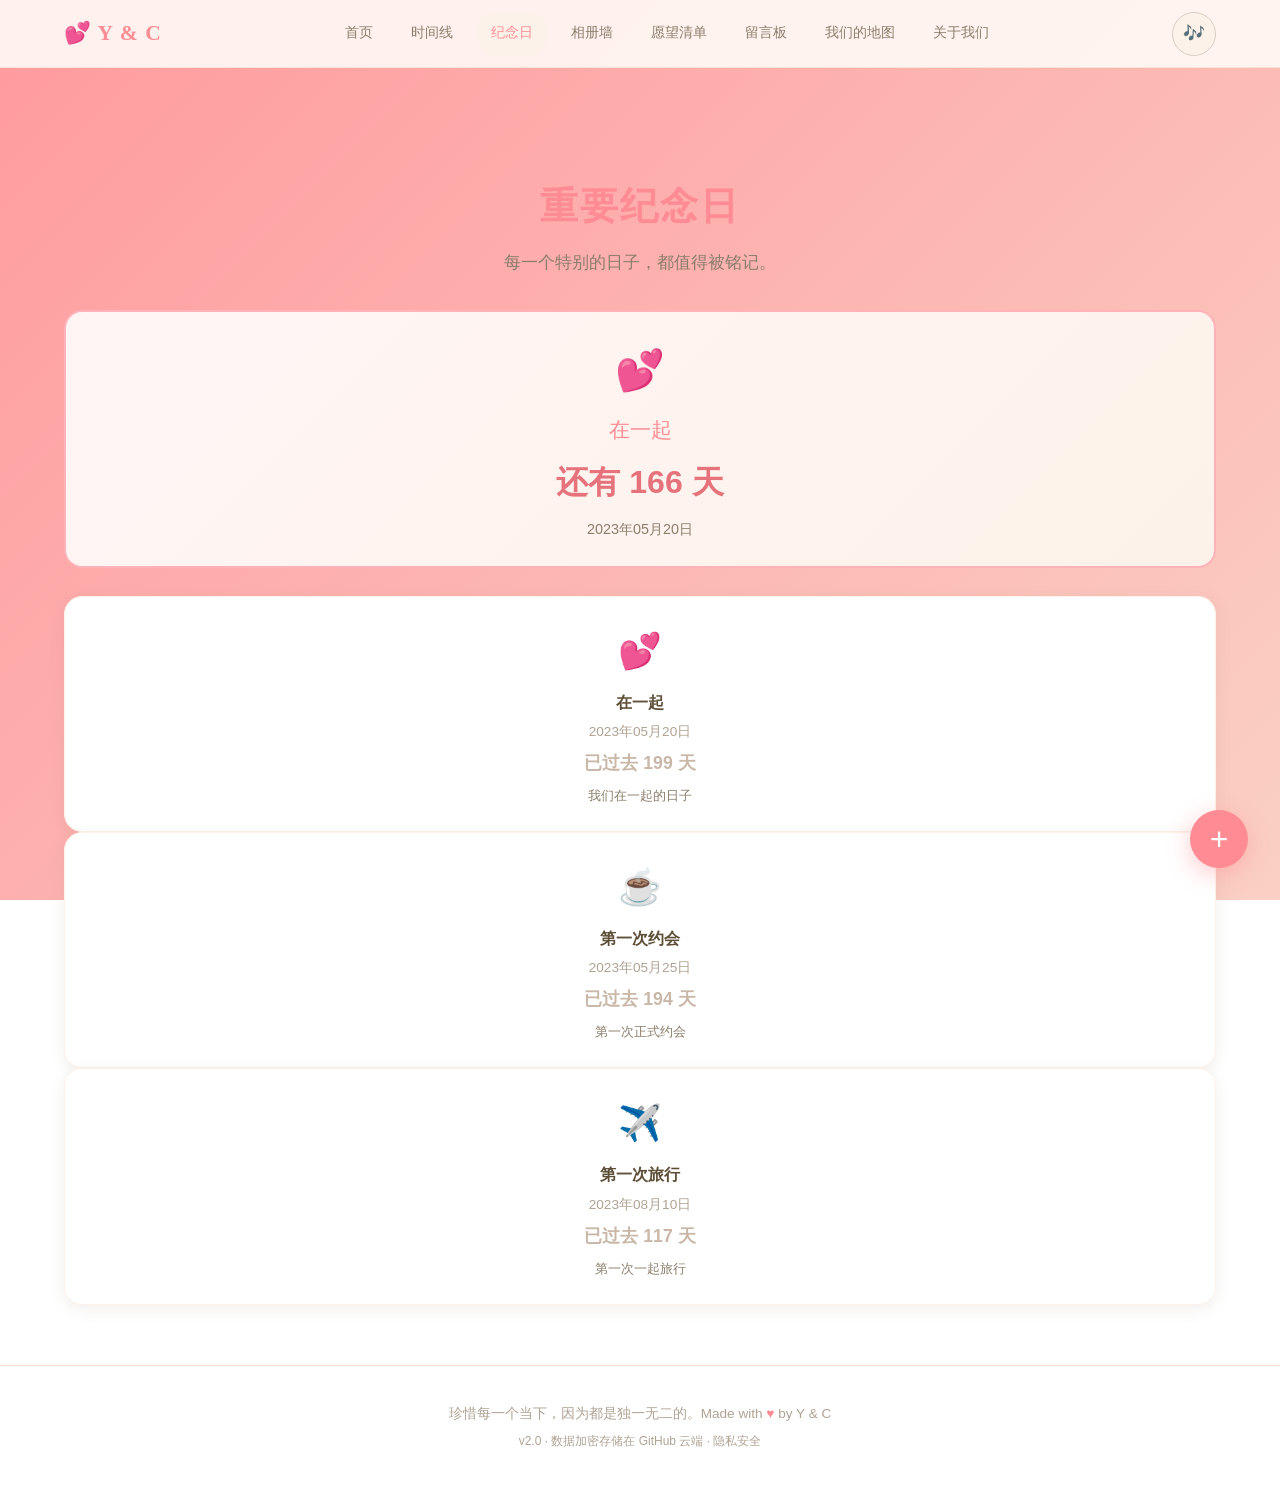
<file: anniversaries.html>
﻿<!DOCTYPE html>
<html lang="zh-CN">
<head>
    <meta charset="UTF-8">
    <meta name="viewport" content="width=device-width, initial-scale=1.0">
    <title>纪念日 - 两人纪念</title>
    <link rel="stylesheet" href="css/style.css">
</head>
<body>
<div id="page-loader">
    <div class="loader-logo">💕</div>
    <div class="loader-text">正在加载你们的回忆...</div>
    <div class="loader-dots">
        <div class="loader-dot"></div>
        <div class="loader-dot"></div>
        <div class="loader-dot"></div>
    </div>
</div>

    <nav class="navbar">
        <div class="nav-inner">
            <a href="index.html" class="nav-logo">💕 Y & C</a>
            <ul class="nav-links">
                <li><a href="index.html">首页</a></li>
                <li><a href="timeline.html">时间线</a></li>
                <li><a href="anniversaries.html" class="active">纪念日</a></li>
                <li><a href="gallery.html">相册墙</a></li>
                <li><a href="wishlist.html">愿望清单</a></li>
                <li><a href="messages.html">留言板</a></li>
                <li><a href="map.html">我们的地图</a></li>
                <li><a href="about.html">关于我们</a></li>
            </ul>
            <button class="music-btn" title="背景音乐">🎶</button>
            <button class="hamburger"><span></span><span></span><span></span></button>
        </div>
    </nav>

    <main class="main-container">
        <section class="page-hero">
            <h1>重要纪念日</h1>
            <p class="subtitle">每一个特别的日子，都值得被铭记。</p>
        </section>
        <div class="anniversary-highlight fade-in" id="nextHighlight"></div>
        <div class="anniversary-grid fade-in" id="anniversaryGrid"></div>
    </main>

    <footer class="footer">
        <p>珍惜每一个当下，因为都是独一无二的。Made with <span class="heart">♥</span> by Y & C</p>
        <p style="font-size:0.75rem;color:var(--text-lighter);margin-top:6px;">v2.0 · 数据加密存储在 GitHub 云端 · 隐私安全</p>
    </footer>

    <script src="js/cloud.js"></script>
    <script src="js/data.js"></script>
    <script src="js/sound.js"></script>
    <script src="js/main.js"></script>
    <script>
        let currentAnniversaries = [];

        document.addEventListener('DOMContentLoaded', () => {
            onCloudReady(() => {
                refreshAnniversaries();
                checkAnniversaryNotifications();
            });
            addFAB(() => showAddAnniversaryModal());
        });

        function refreshAnniversaries() {
            currentAnniversaries = APP_DATA.anniversaries;
            renderAnniversaries(currentAnniversaries);
        }

        function renderAnniversaries(anns) {
            const today = new Date(); today.setHours(0,0,0,0);

            let nearest = null, minDiff = Infinity;
            anns.forEach(ann => {
                const t = new Date(ann.date);
                t.setFullYear(today.getFullYear());
                if (t <= today) t.setFullYear(today.getFullYear() + 1);
                const diff = Math.ceil((t - today) / (1000*60*60*24));
                if (diff < minDiff) { minDiff = diff; nearest = ann; }
            });
            const hl = document.getElementById('nextHighlight');
            if (nearest) {
                hl.innerHTML = `<div class="hl-icon">${nearest.icon}</div><div class="hl-name">${nearest.name}</div><div class="hl-countdown">还有 ${minDiff} 天</div><div class="hl-date">${formatDate(nearest.date)}</div>`;
            }

            const grid = document.getElementById('anniversaryGrid');
            grid.innerHTML = '';
            anns.forEach(ann => {
                const target = new Date(ann.date);
                const targetThisYear = new Date(today.getFullYear(), target.getMonth(), target.getDate());
                let diffDays, isPast;
                if (targetThisYear <= today) {
                    diffDays = Math.ceil((today - targetThisYear) / (1000*60*60*24));
                    isPast = true;
                } else {
                    diffDays = Math.ceil((targetThisYear - today) / (1000*60*60*24));
                    isPast = false;
                }
                const card = document.createElement('div');
                card.className = 'anniversary-card';
                card.innerHTML = `
                    <div class="an-icon">${ann.icon}</div>
                    <div class="an-name">${ann.name}</div>
                    <div class="an-date">${formatDate(ann.date)}</div>
                    <div class="an-countdown ${isPast ? 'past' : ''}">${isPast ? '已过去 ' + diffDays + ' 天' : '还有 ' + diffDays + ' 天'}</div>
                    <div class="an-desc">${ann.desc || ''}</div>`;
                card.appendChild(createCardActions(
                    () => showEditAnniversaryModal(ann),
                    () => showConfirm('确定要删除这个纪念日吗？', () => deleteAnniversary(ann.id))
                ));
                grid.appendChild(card);
            });
        }

        function showAddAnniversaryModal() {
            const iconOptions = ['💕','🎂','🎁','🌹','✈️','🎬','✨','🎄','🎵','🏖️','💍','🎊'];
            showModal({
                title: '添加纪念日',
                bodyHTML: `
                    <div class="form-group"><label class="form-label">事件名称</label><input type="text" id="annName" class="form-input" placeholder="如：第一次牵手"></div>
                    <div class="form-group"><label class="form-label">日期</label><input type="date" id="annDate" class="form-input" value="${getTodayDateStr()}"></div>
                    <div class="form-group"><label class="form-label">图标</label><div class="emoji-picker" id="iconPicker">${iconOptions.map(icon => `<div class="emoji-option" data-emoji="${icon}">${icon}</div>`).join('')}</div><input type="hidden" id="annIcon" value="💕"></div>
                    <div class="form-group"><label class="form-label">描述（可选）</label><textarea id="annDesc" class="form-textarea" rows="2" placeholder="关于这个日子的回忆..."></textarea></div>
                `,
                onSave: (close) => {
                    const name = document.getElementById('annName').value.trim();
                    const date = document.getElementById('annDate').value;
                    const icon = document.getElementById('annIcon').value;
                    const desc = document.getElementById('annDesc').value.trim();
                    if (!name || !date) { alert('请填写事件名称和日期'); return; }
                    APP_DATA.anniversaries.push({ id: generateId(APP_DATA.anniversaries), name, date, icon, desc, type: 'memory' });
                    saveData(APP_DATA);
                    refreshAnniversaries();
                    close();
                }
            });
            bindEmojiPicker('iconPicker', 'annIcon');
        }

        function showEditAnniversaryModal(ann) {
            const iconOptions = ['💕','🎂','🎁','🌹','✈️','🎬','✨','🎄','🎵','🏖️','💍','🎊'];
            showModal({
                title: '编辑纪念日',
                bodyHTML: `
                    <div class="form-group"><label class="form-label">事件名称</label><input type="text" id="annNameEdit" class="form-input" value="${ann.name}"></div>
                    <div class="form-group"><label class="form-label">日期</label><input type="date" id="annDateEdit" class="form-input" value="${ann.date}"></div>
                    <div class="form-group"><label class="form-label">图标</label><div class="emoji-picker" id="iconPickerEdit">${iconOptions.map(icon => `<div class="emoji-option ${icon===ann.icon?'selected':''}" data-emoji="${icon}">${icon}</div>`).join('')}</div><input type="hidden" id="annIconEdit" value="${ann.icon}"></div>
                    <div class="form-group"><label class="form-label">描述</label><textarea id="annDescEdit" class="form-textarea" rows="2">${ann.desc||''}</textarea></div>
                `,
                onSave: (close) => {
                    const name = document.getElementById('annNameEdit').value.trim();
                    const date = document.getElementById('annDateEdit').value;
                    const icon = document.getElementById('annIconEdit').value;
                    const desc = document.getElementById('annDescEdit').value.trim();
                    if (!name || !date) { alert('请填写事件名称和日期'); return; }
                    const index = APP_DATA.anniversaries.findIndex(a => a.id === ann.id);
                    if (index > -1) { APP_DATA.anniversaries[index] = { ...APP_DATA.anniversaries[index], name, date, icon, desc }; saveData(APP_DATA); refreshAnniversaries(); }
                    close();
                }
            });
            bindEmojiPicker('iconPickerEdit', 'annIconEdit');
        }

        function deleteAnniversary(id) {
            APP_DATA.anniversaries = APP_DATA.anniversaries.filter(a => a.id !== id);
            saveData(APP_DATA);
            refreshAnniversaries();
        }

        function bindEmojiPicker(pickerId, inputId) {
            document.querySelectorAll('#' + pickerId + ' .emoji-option').forEach(opt => {
                opt.addEventListener('click', () => {
                    document.querySelectorAll('#' + pickerId + ' .emoji-option').forEach(o => o.classList.remove('selected'));
                    opt.classList.add('selected');
                    document.getElementById(inputId).value = opt.dataset.emoji;
                });
            });
        }

        /* ===== 纪念日推送通知 ===== */
        function checkAnniversaryNotifications() {
            if (!('Notification' in window)) return;

            const anns = APP_DATA.anniversaries || [];
            const today = new Date(); today.setHours(0,0,0,0);
            const thresholds = [7, 3, 1];
            const upcoming = [];

            thresholds.forEach(function(days) {
                anns.forEach(function(ann) {
                    var t = new Date(ann.date);
                    t.setFullYear(today.getFullYear());
                    if (t <= today) t.setFullYear(today.getFullYear() + 1);
                    var diff = Math.ceil((t - today) / (1000 * 60 * 60 * 24));
                    if (diff === days) {
                        upcoming.push({ ann: ann, days: diff });
                    }
                });
            });

            if (upcoming.length === 0) return;

            // Request permission and notify
            if (Notification.permission === 'granted') {
                sendNotifications(upcoming);
            } else if (Notification.permission !== 'denied') {
                Notification.requestPermission().then(function(perm) {
                    if (perm === 'granted') {
                        sendNotifications(upcoming);
                    }
                });
            }
        }

        function sendNotifications(upcoming) {
            upcoming.forEach(function(item) {
                var ann = item.ann;
                var body = ann.icon + ' ' + ann.name + ' — 还有 ' + item.days + ' 天到！';
                if (ann.desc) body += '\n' + ann.desc;
                var n = new Notification('纪念日提醒', {
                    body: body,
                    icon: 'data:image/svg+xml,' + encodeURIComponent('<svg xmlns="http://www.w3.org/2000/svg" width="64" height="64"><text font-size="48" y="52">💕</text></svg>'),
                    tag: 'anniversary-' + ann.id,
                    requireInteraction: false
                });
                setTimeout(function() { n.close(); }, 8000);
                if (typeof playNotification === 'function') playNotification();
            });
        }
    </script>

<script>
(function() {
    function hideLoader() { var el = document.getElementById('page-loader'); if (el) el.classList.add('hide'); }
    window.addEventListener('load', function() { setTimeout(hideLoader, 600); });
    setTimeout(hideLoader, 5000);
})();
</script>

</body>
</html>
</file>
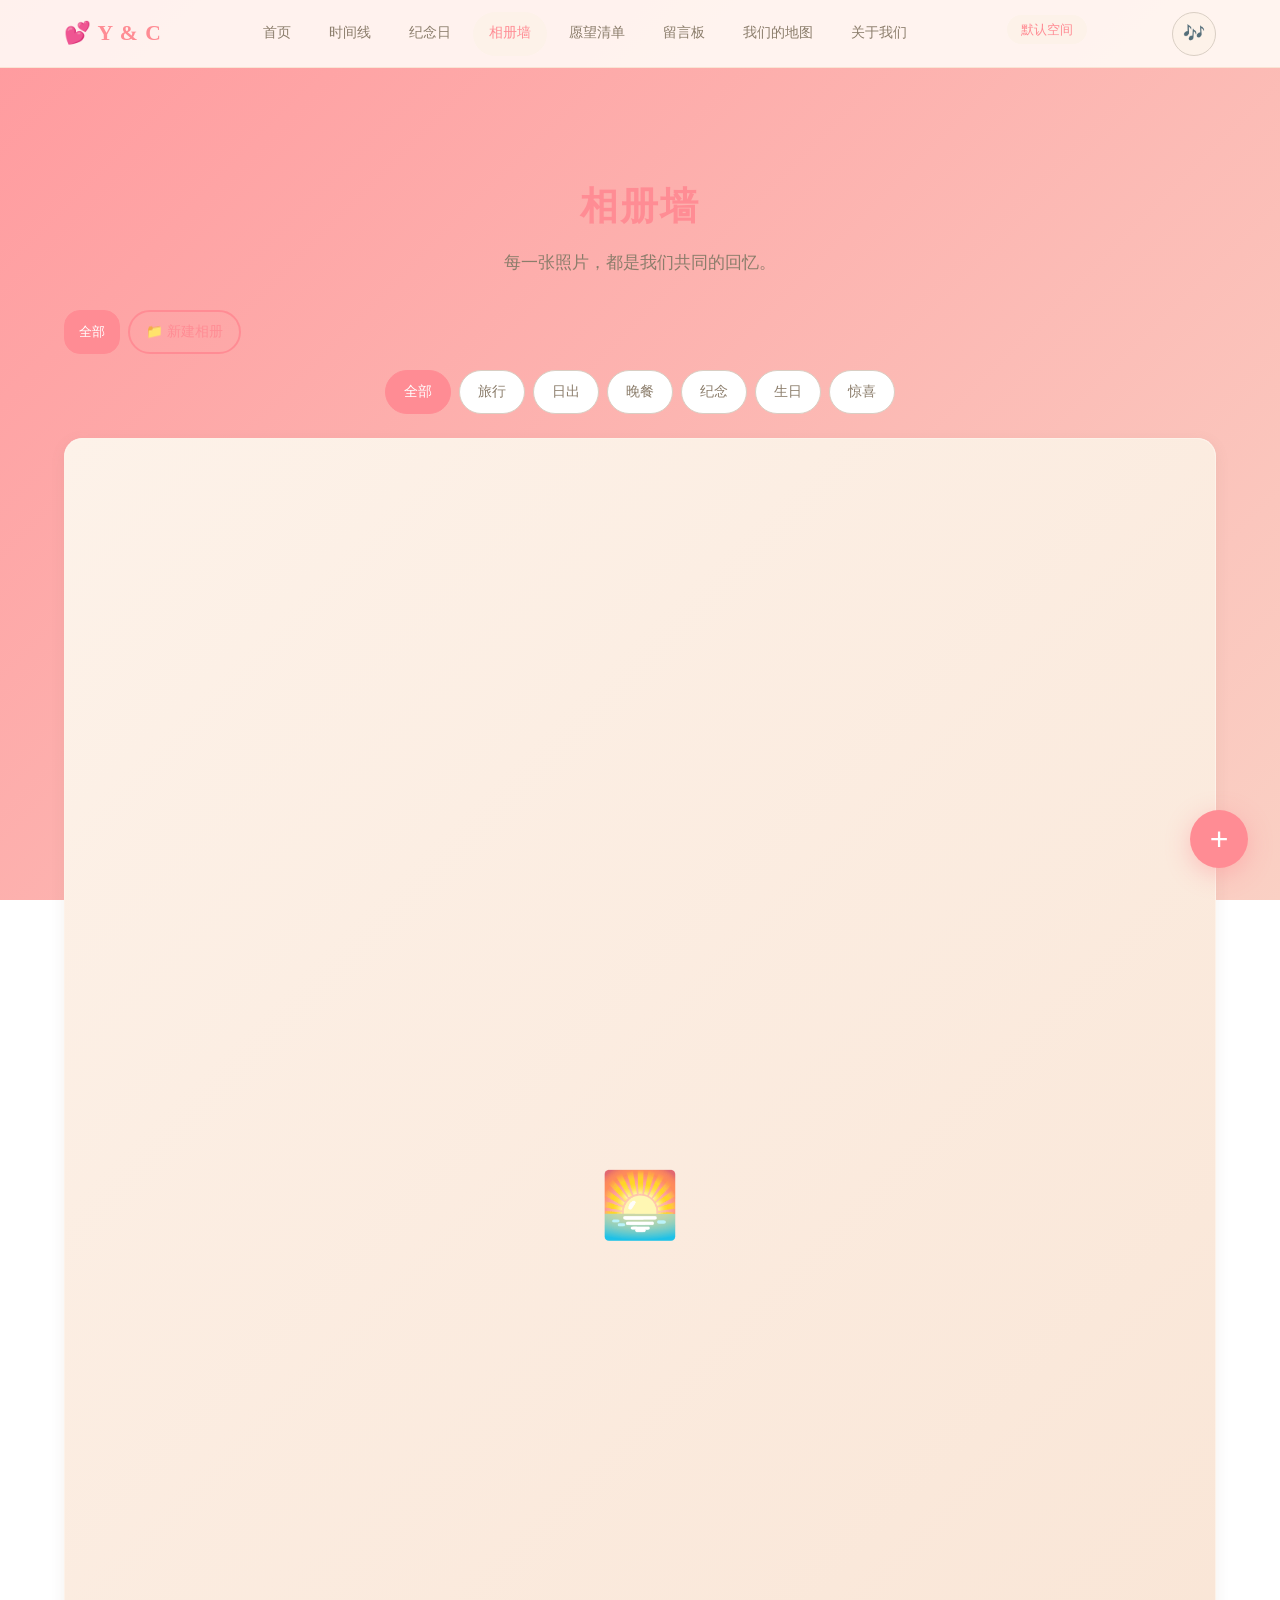
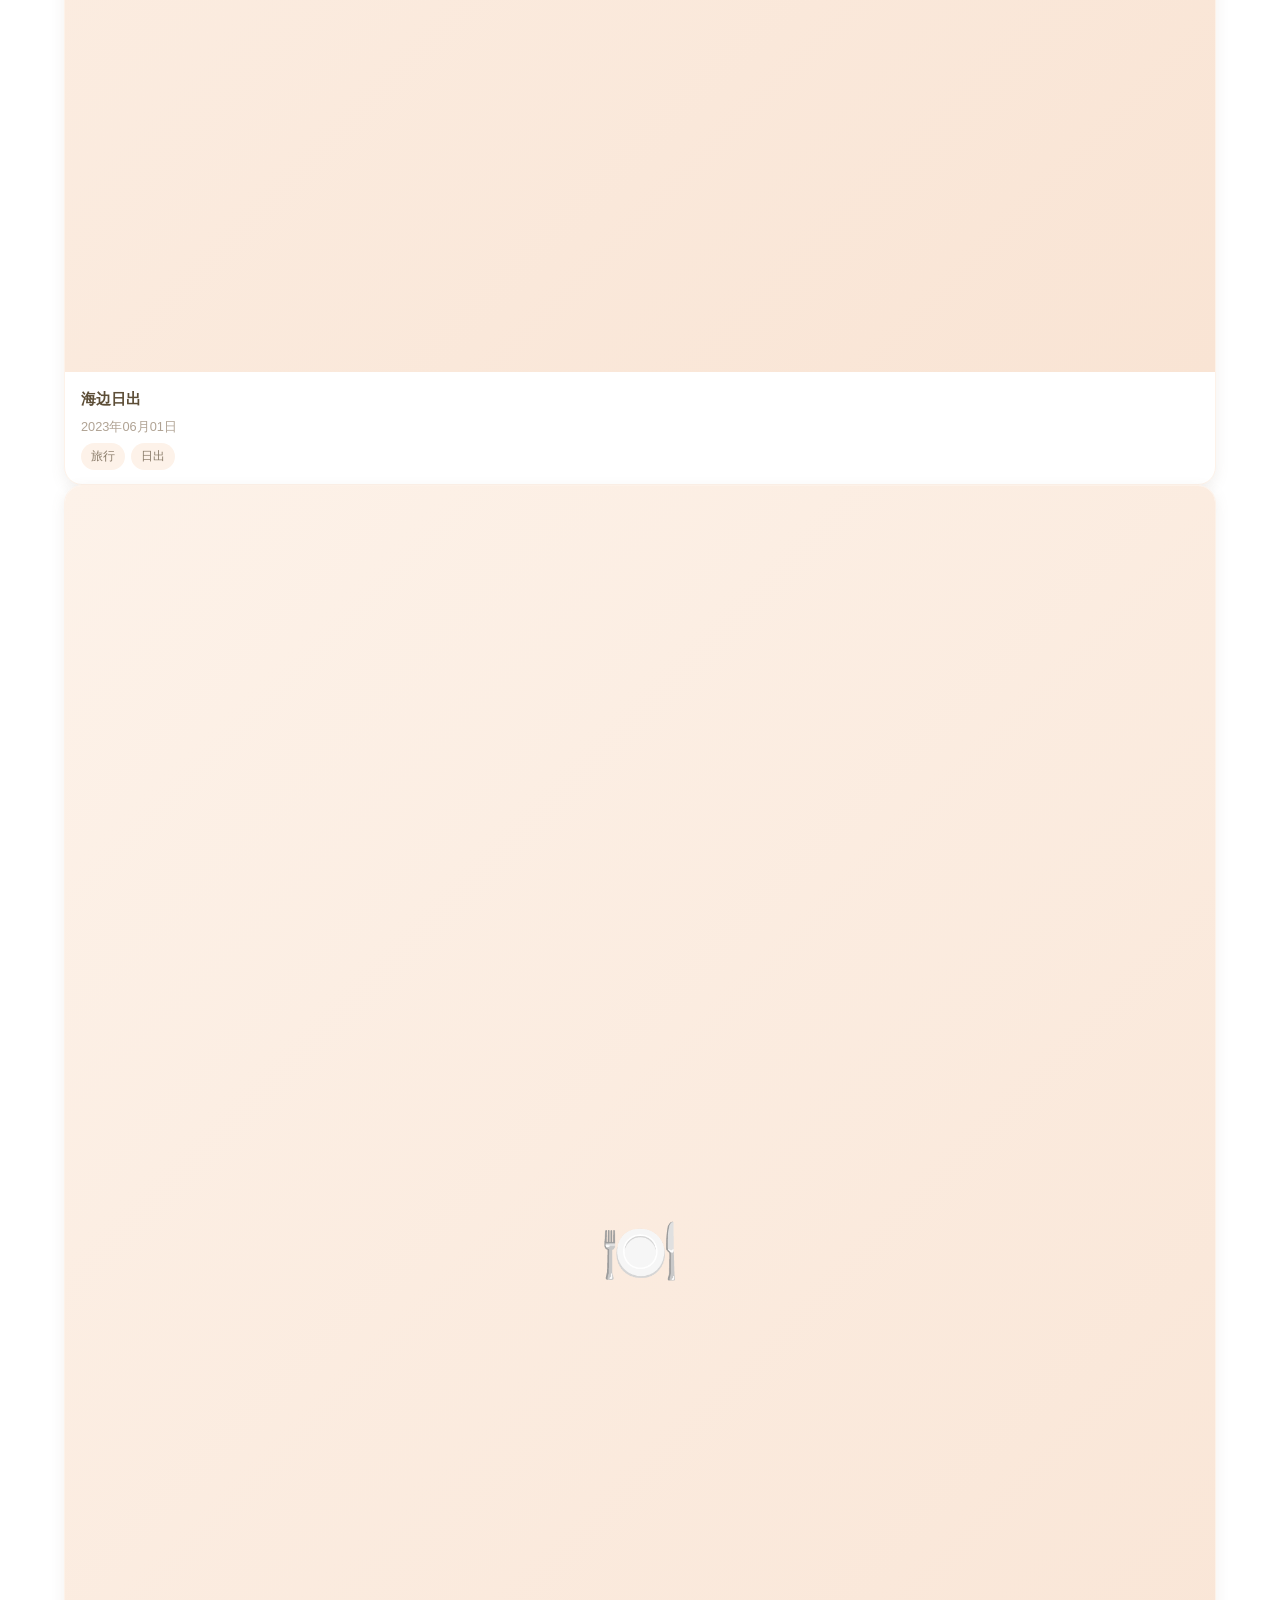
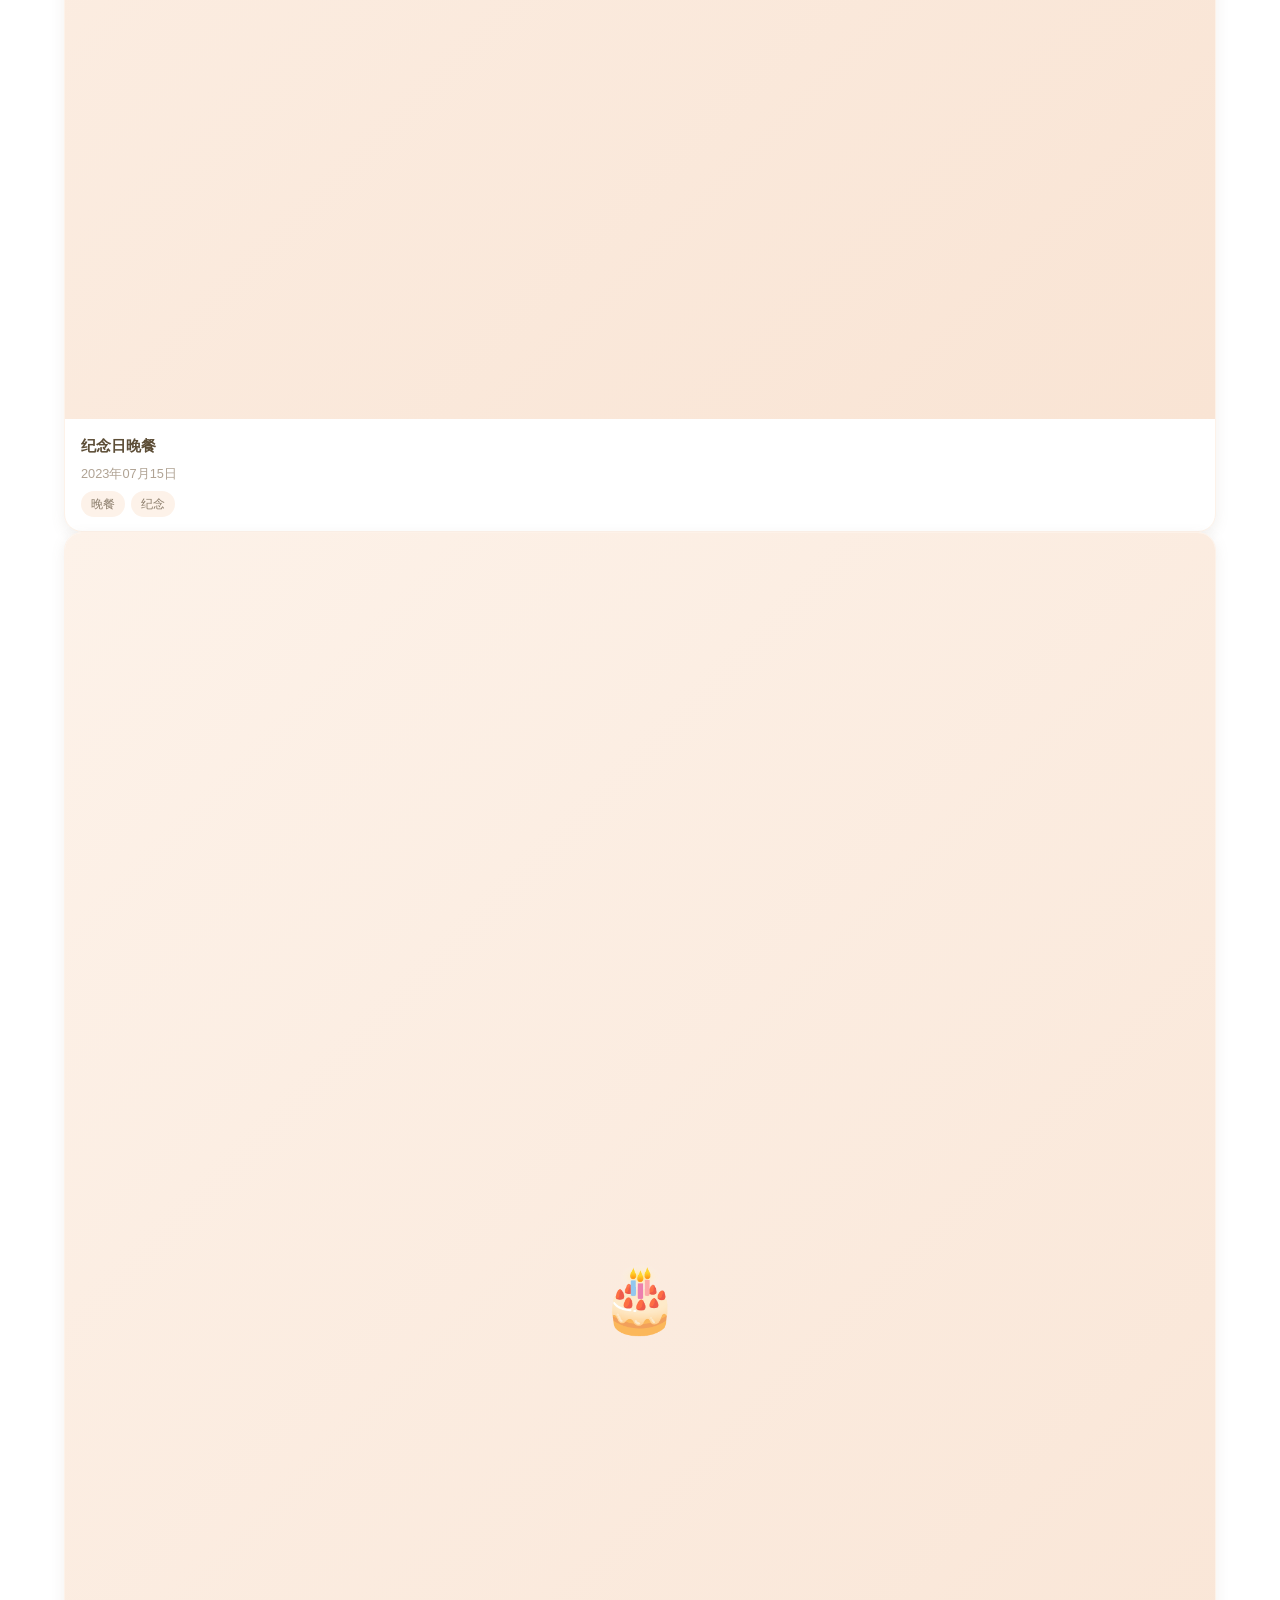
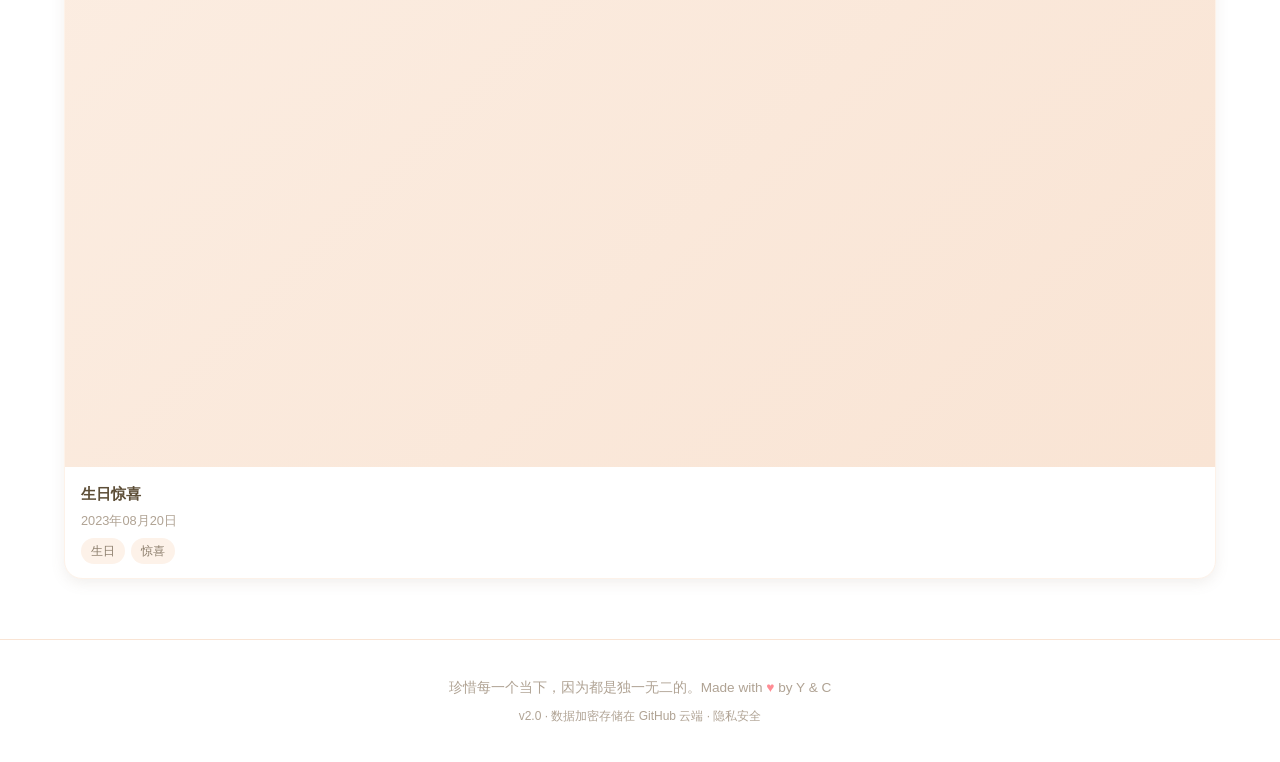
<file: gallery.html>
﻿<!DOCTYPE html>
<html lang="zh-CN">
<head>
    <meta charset="UTF-8">
    <meta name="viewport" content="width=device-width, initial-scale=1.0">
    <title>相册墙 - 两人纪念</title>
    <link rel="stylesheet" href="css/style.css">
</head>
<body>
<div id="page-loader">
    <div class="loader-logo">💕</div>
    <div class="loader-text">正在加载你们的回忆...</div>
    <div class="loader-dots">
        <div class="loader-dot"></div>
        <div class="loader-dot"></div>
        <div class="loader-dot"></div>
    </div>
</div>

    <nav class="navbar">
        <div class="nav-inner">
            <a href="index.html" class="nav-logo">💕 Y & C</a>
            <ul class="nav-links">
                <li><a href="index.html">首页</a></li>
                <li><a href="timeline.html">时间线</a></li>
                <li><a href="anniversaries.html">纪念日</a></li>
                <li><a href="gallery.html" class="active">相册墙</a></li>
                <li><a href="wishlist.html">愿望清单</a></li>
                <li><a href="messages.html">留言板</a></li>
                <li><a href="map.html">我们的地图</a></li>
                <li><a href="about.html">关于我们</a></li>
            </ul>
            <div id="nav-space-name"></div>
            <button class="music-btn" title="背景音乐">🎶</button>
            <button class="hamburger"><span></span><span></span><span></span></button>
        </div>
    </nav>

    <main class="main-container">
        <section class="page-hero">
            <h1>相册墙</h1>
            <p class="subtitle">每一张照片，都是我们共同的回忆。</p>
        </section>

        <!-- 相册导航栏 -->
        <div class="album-bar fade-in" id="albumBar">
            <button class="album-tag" data-album="all">全部</button>
            <button class="btn btn-outline btn-sm" onclick="showCreateAlbumModal()">📁 新建相册</button>
        </div>

        <div class="filter-bar fade-in" id="filterBar"></div>
        <div class="photo-grid fade-in" id="photoGrid"></div>
    </main>

    <div class="lightbox" id="lightbox">
        <div class="lightbox-content" id="lightboxContent"></div>
        <button class="lightbox-close" onclick="closeLightbox()">×</button>
    </div>

    <footer class="footer">
        <p>珍惜每一个当下，因为都是独一无二的。Made with <span class="heart">♥</span> by Y & C</p>
        <p style="font-size:0.75rem;color:var(--text-lighter);margin-top:6px;">v2.0 · 数据加密存储在 GitHub 云端 · 隐私安全</p>
    </footer>

    <script src="js/cloud.js"></script>
    <script src="js/data.js"></script>
    <script src="js/sound.js"></script>
    <script src="js/main.js"></script>
    <script>
        var allTags = [];
        var currentPhotos = [];
        var currentAlbumId = 'all';
        var currentTag = 'all';

        document.addEventListener('DOMContentLoaded', function() {
            initAlbums();
            onCloudReady(function() {
                refreshPhotos();
            });
            addFAB(function() { showAddPhotoModal(); });
        });

        /* ===== 子相册管理 ===== */
        function initAlbums() {
            if (!APP_DATA.albums) APP_DATA.albums = [];
        }

        function getAlbums() {
            return APP_DATA.albums || [];
        }

        function renderAlbumBar() {
            var bar = document.getElementById('albumBar');
            var albums = getAlbums();
            var html = '<button class="album-tag' + (currentAlbumId === 'all' ? ' active' : '') + '" data-album="all">全部</button>';
            albums.forEach(function(a) {
                var count = (APP_DATA.photos || []).filter(function(p) { return p.albumId === a.id; }).length;
                html += '<button class="album-tag' + (currentAlbumId === a.id ? ' active' : '') + '" data-album="' + a.id + '">' +
                    escapeHTML(a.name) + '<span class="album-tag-count">' + count + '</span></button>';
            });
            html += '<button class="btn btn-outline btn-sm" onclick="showCreateAlbumModal()">📁 新建相册</button>';
            bar.innerHTML = html;

            bar.querySelectorAll('.album-tag').forEach(function(btn) {
                btn.addEventListener('click', function() {
                    bar.querySelectorAll('.album-tag').forEach(function(b) { b.classList.remove('active'); });
                    btn.classList.add('active');
                    currentAlbumId = btn.dataset.album;
                    refreshPhotos();
                });
            });
        }

        function showCreateAlbumModal() {
            showModal({
                title: '新建相册',
                bodyHTML:
                    '<div class="form-group"><label class="form-label">相册名称</label><input type="text" id="albumName" class="form-input" placeholder="如：我们的旅行"></div>',
                onSave: function(close) {
                    var name = document.getElementById('albumName').value.trim();
                    if (!name) { alert('请输入相册名称'); return; }
                    var newAlbum = { id: Date.now(), name: name, createdAt: new Date().toISOString() };
                    if (!APP_DATA.albums) APP_DATA.albums = [];
                    APP_DATA.albums.push(newAlbum);
                    saveData(APP_DATA);
                    if (typeof playSuccess === 'function') playSuccess();
                    close();
                    renderAlbumBar();
                    refreshPhotos();
                }
            });
        }

        function showMovePhotoModal(photo) {
            var albums = getAlbums();
            var html = '<p style="margin-bottom:12px;color:var(--text-light);">选择目标相册：</p>';
            html += '<button class="album-tag" style="margin:4px;" onclick="movePhoto(' + photo.id + ', null);closeModal()">📁 默认（无相册）</button>';
            albums.forEach(function(a) {
                html += '<button class="album-tag" style="margin:4px;" onclick="movePhoto(' + photo.id + ', \'' + a.id + '\');closeModal()">📁 ' + escapeHTML(a.name) + '</button>';
            });
            showModal({
                title: '移动「' + escapeHTML(photo.title) + '」到',
                bodyHTML: html,
                showSave: false,
                showCancel: true
            });
        }

        function movePhoto(photoId, newAlbumId) {
            for (var i = 0; i < APP_DATA.photos.length; i++) {
                if (APP_DATA.photos[i].id === photoId) {
                    APP_DATA.photos[i].albumId = newAlbumId || undefined;
                    break;
                }
            }
            saveData(APP_DATA);
            refreshPhotos();
        }

        /* ===== 照片/视频刷新 ===== */
        function refreshPhotos() {
            var allPhotos = APP_DATA.photos || [];
            // album filtering
            if (currentAlbumId === 'all') {
                currentPhotos = allPhotos;
            } else {
                currentPhotos = allPhotos.filter(function(p) { return p.albumId === currentAlbumId; });
            }

            // tags
            allTags = [];
            var tagSet = {};
            currentPhotos.forEach(function(p) {
                (p.tags || []).forEach(function(t) { tagSet[t] = true; });
            });
            allTags = Object.keys(tagSet);

            renderAlbumBar();
            renderFilterBar();
            renderPhotoGrid(currentPhotos);
        }

        function renderFilterBar() {
            var bar = document.getElementById('filterBar');
            bar.innerHTML = '<button class="filter-tag active" data-tag="all">全部</button>' +
                allTags.map(function(tag) {
                    return '<button class="filter-tag" data-tag="' + escapeHTML(tag) + '">' + escapeHTML(tag) + '</button>';
                }).join('');
            bar.querySelectorAll('.filter-tag').forEach(function(btn) {
                btn.addEventListener('click', function() {
                    bar.querySelectorAll('.filter-tag').forEach(function(b) { b.classList.remove('active'); });
                    btn.classList.add('active');
                    currentTag = btn.dataset.tag;
                    if (currentTag === 'all') renderPhotoGrid(currentPhotos);
                    else renderPhotoGrid(currentPhotos.filter(function(p) { return (p.tags || []).indexOf(currentTag) > -1; }));
                });
            });
        }

        function renderPhotoGrid(photos) {
            var grid = document.getElementById('photoGrid');
            grid.innerHTML = '';
            photos.forEach(function(photo) {
                var card = document.createElement('div');
                card.className = 'photo-card';
                card.style.position = 'relative';

                var isVideo = photo.type === 'video' && photo.video;

                if (isVideo) {
                    card.innerHTML =
                        '<div style="position:relative;">' +
                        '<video src="' + photo.video + '" muted preload="metadata" style="width:100%;height:180px;object-fit:cover;border-radius:8px;background:#000;" onclick="openLightbox(null,\'' + escapeHTML(photo.title).replace(/'/g,"\\'") + '\',\'' + (photo.date||'') + '\',\'' + (photo.tags||[]).join(' ') + '\',\'' + (photo.video||'').replace(/'/g,"\\'") + '\',true)"></video>' +
                        '<span class="video-badge">▶ 视频</span>' +
                        '</div>' +
                        '<div class="photo-info">' +
                        '<div class="photo-title">' + escapeHTML(photo.title) + '</div>' +
                        '<div class="photo-date">' + formatDate(photo.date) + '</div>' +
                        '<div class="photo-tags">' + (photo.tags || []).map(function(t) { return '<span class="tag">' + escapeHTML(t) + '</span>'; }).join('') + '</div>' +
                        '</div>';
                } else {
                    var imgHTML = photo.image
                        ? '<img src="' + photo.image + '" alt="' + escapeHTML(photo.title) + '" loading="lazy" onclick="openLightbox(\'' + (photo.image ? photo.image.replace(/'/g,"\\'") : '') + '\',\'' + escapeHTML(photo.title).replace(/'/g,"\\'") + '\',\'' + (photo.date||'') + '\',\'' + (photo.tags||[]).join(' ') + '\',null,false)">'
                        : '<div class="photo-emoji" onclick="openLightbox(\'\',\'' + escapeHTML(photo.title).replace(/'/g,"\\'") + '\',\'' + (photo.date||'') + '\',\'' + (photo.tags||[]).join(' ') + '\',null,false)">' + (photo.emoji || '📷') + '</div>';
                    card.innerHTML = imgHTML +
                        '<div class="photo-info">' +
                        '<div class="photo-title">' + escapeHTML(photo.title) + '</div>' +
                        '<div class="photo-date">' + formatDate(photo.date) + '</div>' +
                        '<div class="photo-tags">' + (photo.tags || []).map(function(t) { return '<span class="tag">' + escapeHTML(t) + '</span>'; }).join('') + '</div>' +
                        '</div>';
                }

                // Actions: edit, move, delete
                var actionsDiv = document.createElement('div');
                actionsDiv.className = 'card-actions';

                var editBtn = document.createElement('button');
                editBtn.className = 'action-btn action-edit';
                editBtn.innerHTML = '✎';
                editBtn.title = '编辑';
                editBtn.addEventListener('click', function(e) { e.stopPropagation(); if (typeof playClick === 'function') playClick(); showEditPhotoModal(photo); });

                var moveBtn = document.createElement('button');
                moveBtn.className = 'action-btn action-edit';
                moveBtn.innerHTML = '↗';
                moveBtn.title = '移动';
                moveBtn.style.cssText = 'background:var(--accent-light);';
                moveBtn.addEventListener('click', function(e) { e.stopPropagation(); showMovePhotoModal(photo); });

                var deleteBtn = document.createElement('button');
                deleteBtn.className = 'action-btn action-delete';
                deleteBtn.innerHTML = '✕';
                deleteBtn.title = '删除';
                deleteBtn.addEventListener('click', function(e) { e.stopPropagation();
                    showConfirm('确定要删除「' + escapeHTML(photo.title) + '」吗？', function() {
                        APP_DATA.photos = APP_DATA.photos.filter(function(p) { return p.id !== photo.id; });
                        saveData(APP_DATA);
                        if (typeof playDelete === 'function') playDelete();
                        refreshPhotos();
                    });
                });

                actionsDiv.appendChild(editBtn);
                actionsDiv.appendChild(moveBtn);
                actionsDiv.appendChild(deleteBtn);
                card.appendChild(actionsDiv);
                grid.appendChild(card);
            });
        }

        /* ===== 上传照片/视频 ===== */
        function showAddPhotoModal() {
            var selectedFileBase64 = '';
            var selectedFileType = 'image'; // 'image' or 'video'
            var selectedVideoDuration = 0;

            showModal({
                wide: true,
                title: '添加照片或视频',
                bodyHTML:
                    '<div class="form-group"><label class="form-label">选择文件（图片或视频 ≤30MB）</label>' +
                    '<div class="image-upload"><div class="upload-area" id="mediaInput_area">' +
                    '<input type="file" accept="image/*,video/*" id="mediaInput" style="display:none;">' +
                    '<div style="font-size:2rem;margin-bottom:6px;">📷</div>' +
                    '<div>点击上传图片或视频（视频≤60秒,≤30MB）</div>' +
                    '</div></div>' +
                    '<div id="mediaPreview" style="margin-top:12px;text-align:center;"></div>' +
                    '</div>' +
                    '<div class="form-group"><label class="form-label">标题</label><input type="text" id="photoTitle" class="form-input" placeholder="照片/视频描述"></div>' +
                    '<div class="form-group"><label class="form-label">日期</label><input type="date" id="photoDate" class="form-input" value="' + getTodayDateStr() + '"></div>' +
                    '<div class="form-group"><label class="form-label">标签（用逗号分隔）</label><input type="text" id="photoTags" class="form-input" placeholder="旅行, 日常"></div>' +
                    '<div class="form-group"><label class="form-label">所属相册</label><select id="photoAlbum" class="form-input" style="appearance:auto;-webkit-appearance:auto;"><option value="">默认（无相册）</option>' +
                    getAlbums().map(function(a) { return '<option value="' + a.id + '">' + escapeHTML(a.name) + '</option>'; }).join('') +
                    '</select></div>',
                onSave: function(close) {
                    var title = document.getElementById('photoTitle').value.trim();
                    var date = document.getElementById('photoDate').value;
                    var tagsStr = document.getElementById('photoTags').value.trim();
                    var albumId = document.getElementById('photoAlbum').value || undefined;
                    if (!selectedFileBase64 || !title || !date) { alert('请上传文件并填写标题和日期'); return; }
                    var tags = tagsStr ? tagsStr.split(',').map(function(t) { return t.trim(); }).filter(function(t) { return t; }) : [];

                    var entry = {
                        id: generateId(APP_DATA.photos),
                        title: title,
                        date: date,
                        tags: tags,
                        type: selectedFileType,
                        albumId: albumId
                    };

                    if (selectedFileType === 'video') {
                        entry.video = selectedFileBase64;
                    } else {
                        entry.image = selectedFileBase64;
                    }

                    APP_DATA.photos.push(entry);
                    saveData(APP_DATA);
                    if (typeof playSuccess === 'function') playSuccess();
                    refreshPhotos();
                    close();
                }
            });

            var input = document.getElementById('mediaInput');
            var area = document.getElementById('mediaInput_area');
            var preview = document.getElementById('mediaPreview');

            area.addEventListener('click', function() { input.click(); });

            input.addEventListener('change', function(e) {
                var file = e.target.files[0];
                if (!file) return;

                // Check video constraints
                if (file.type.startsWith('video/') && file.size > 30 * 1024 * 1024) {
                    alert('视频文件不能超过 30MB'); return;
                }

                var reader = new FileReader();
                reader.onload = function(e) {
                    var base64 = e.target.result;

                    if (file.type.startsWith('video/')) {
                        // Check duration
                        var tempVideo = document.createElement('video');
                        tempVideo.preload = 'metadata';
                        tempVideo.src = base64;
                        tempVideo.onloadedmetadata = function() {
                            if (tempVideo.duration > 60) {
                                alert('视频时长不能超过 60 秒，当前：' + Math.round(tempVideo.duration) + ' 秒');
                                URL.revokeObjectURL(tempVideo.src);
                                return;
                            }
                            selectedFileBase64 = base64;
                            selectedFileType = 'video';
                            selectedVideoDuration = Math.round(tempVideo.duration);
                            preview.innerHTML =
                                '<video src="' + base64 + '" controls style="max-width:100%;max-height:200px;border-radius:8px;"></video>' +
                                '<div style="font-size:0.78rem;color:var(--text-lighter);margin-top:4px;">视频 · ' + selectedVideoDuration + '秒 · ' + (file.size/1024/1024).toFixed(1) + 'MB</div>';
                        };
                    } else {
                        selectedFileBase64 = base64;
                        selectedFileType = 'image';
                        preview.innerHTML = '<img src="' + base64 + '" style="max-width:200px;max-height:120px;border-radius:8px;border:2px solid var(--accent-light);">';
                    }
                };

                if (file.type.startsWith('video/')) {
                    reader.readAsDataURL(file);
                } else {
                    if (file.size > 5 * 1024 * 1024) {
                        alert('图片大小不能超过5MB'); return;
                    }
                    reader.readAsDataURL(file);
                }
            });
        }

        function showEditPhotoModal(photo) {
            var selectedFileBase64 = photo.type === 'video' ? photo.video : (photo.image || '');
            var selectedFileType = photo.type || 'image';

            showModal({
                wide: true,
                title: '编辑',
                bodyHTML:
                    '<div class="form-group"><label class="form-label">更换文件（可选）</label>' +
                    '<div class="image-upload"><div class="upload-area" id="mediaInputEdit_area">' +
                    '<input type="file" accept="image/*,video/*" id="mediaInputEdit" style="display:none;">' +
                    '<div style="font-size:2rem;margin-bottom:6px;">📷</div>' +
                    '<div>点击更换（图片≤5MB, 视频≤30MB/60s）</div></div></div>' +
                    '<div id="mediaPreviewEdit" style="margin-top:12px;text-align:center;">' +
                    (selectedFileType === 'video'
                        ? '<video src="' + selectedFileBase64 + '" controls style="max-width:100%;max-height:200px;border-radius:8px;"></video>'
                        : (photo.image ? '<img src="' + photo.image + '" style="max-width:200px;max-height:120px;border-radius:8px;border:2px solid var(--accent-light);">' : '')) +
                    '</div>' +
                    '</div>' +
                    '<div class="form-group"><label class="form-label">标题</label><input type="text" id="photoTitleEdit" class="form-input" value="' + escapeHTML(photo.title) + '"></div>' +
                    '<div class="form-group"><label class="form-label">日期</label><input type="date" id="photoDateEdit" class="form-input" value="' + (photo.date || '') + '"></div>' +
                    '<div class="form-group"><label class="form-label">标签（逗号分隔）</label><input type="text" id="photoTagsEdit" class="form-input" value="' + escapeHTML((photo.tags || []).join(', ')) + '"></div>' +
                    '<div class="form-group"><label class="form-label">所属相册</label><select id="photoAlbumEdit" class="form-input" style="appearance:auto;-webkit-appearance:auto;"><option value="">默认（无相册）</option>' +
                    getAlbums().map(function(a) {
                        return '<option value="' + a.id + '"' + (photo.albumId === a.id ? ' selected' : '') + '>' + escapeHTML(a.name) + '</option>';
                    }).join('') +
                    '</select></div>',
                onSave: function(close) {
                    var title = document.getElementById('photoTitleEdit').value.trim();
                    var date = document.getElementById('photoDateEdit').value;
                    var tagsStr = document.getElementById('photoTagsEdit').value.trim();
                    var albumId = document.getElementById('photoAlbumEdit').value || undefined;
                    if (!title || !date) { alert('请填写标题和日期'); return; }
                    var tags = tagsStr ? tagsStr.split(',').map(function(t) { return t.trim(); }).filter(function(t) { return t; }) : [];
                    var idx = -1;
                    for (var i = 0; i < APP_DATA.photos.length; i++) {
                        if (APP_DATA.photos[i].id === photo.id) { idx = i; break; }
                    }
                    if (idx > -1) {
                        APP_DATA.photos[idx].title = title;
                        APP_DATA.photos[idx].date = date;
                        APP_DATA.photos[idx].tags = tags;
                        APP_DATA.photos[idx].albumId = albumId;
                        APP_DATA.photos[idx].type = selectedFileType;
                        if (selectedFileType === 'video') {
                            APP_DATA.photos[idx].video = selectedFileBase64;
                        } else {
                            APP_DATA.photos[idx].image = selectedFileBase64;
                        }
                        saveData(APP_DATA);
                        refreshPhotos();
                    }
                    close();
                }
            });

            var input = document.getElementById('mediaInputEdit');
            var area = document.getElementById('mediaInputEdit_area');
            var preview = document.getElementById('mediaPreviewEdit');
            area.addEventListener('click', function() { input.click(); });
            input.addEventListener('change', function(e) {
                var file = e.target.files[0];
                if (!file) return;
                if (file.type.startsWith('video/') && file.size > 30*1024*1024) { alert('视频不能超过30MB'); return; }
                if (!file.type.startsWith('video/') && file.size > 5*1024*1024) { alert('图片不能超过5MB'); return; }
                var reader = new FileReader();
                reader.onload = function(e2) {
                    selectedFileBase64 = e2.target.result;
                    selectedFileType = file.type.startsWith('video/') ? 'video' : 'image';
                    if (selectedFileType === 'video') {
                        preview.innerHTML = '<video src="' + selectedFileBase64 + '" controls style="max-width:100%;max-height:200px;border-radius:8px;"></video>';
                    } else {
                        preview.innerHTML = '<img src="' + selectedFileBase64 + '" style="max-width:200px;max-height:120px;border-radius:8px;border:2px solid var(--accent-light);">';
                    }
                };
                reader.readAsDataURL(file);
            });
        }

        /* ===== Lightbox ===== */
        function openLightbox(image, title, date, tags, videoSrc, isVideo) {
            var content = document.getElementById('lightboxContent');
            if (isVideo && videoSrc) {
                content.innerHTML =
                    '<video src="' + videoSrc + '" controls class="lightbox-video" style="max-width:90vw;max-height:80vh;border-radius:8px;"></video>' +
                    '<div class="lightbox-info">' +
                    '<div class="lightbox-title">' + escapeHTML(title) + '</div>' +
                    '<div class="lightbox-date">' + formatDate(date) + '</div>' +
                    '<div class="lightbox-tags">' + (tags||'').split(' ').filter(function(t){return t;}).map(function(t){return '<span class="tag">'+escapeHTML(t)+'</span>';}).join('') + '</div>' +
                    '</div>';
            } else if (image) {
                content.innerHTML =
                    '<img src="' + image + '" alt="' + escapeHTML(title) + '">' +
                    '<div class="lightbox-info">' +
                    '<div class="lightbox-title">' + escapeHTML(title) + '</div>' +
                    '<div class="lightbox-date">' + formatDate(date) + '</div>' +
                    '<div class="lightbox-tags">' + (tags||'').split(' ').filter(function(t){return t;}).map(function(t){return '<span class="tag">'+escapeHTML(t)+'</span>';}).join('') + '</div>' +
                    '</div>';
            } else {
                var emoji = '📷';
                for (var i = 0; i < APP_DATA.photos.length; i++) {
                    if (APP_DATA.photos[i].title === title) { emoji = APP_DATA.photos[i].emoji || '📷'; break; }
                }
                content.innerHTML =
                    '<div style="font-size:8rem;text-align:center;padding:40px;">'+emoji+'</div>' +
                    '<div class="lightbox-info"><div class="lightbox-title">'+escapeHTML(title)+'</div><div class="lightbox-date">'+formatDate(date)+'</div></div>';
            }
            document.getElementById('lightbox').classList.add('active');
        }

        function closeLightbox() {
            var lb = document.getElementById('lightbox');
            lb.classList.remove('active');
            // Stop video if playing
            var v = lb.querySelector('video');
            if (v) v.pause();
        }

        document.getElementById('lightbox').addEventListener('click', function(e) {
            if (e.target === this) closeLightbox();
        });
    </script>

<script>
(function() {
    function hideLoader() { var el = document.getElementById('page-loader'); if (el) el.classList.add('hide'); }
    window.addEventListener('load', function() { setTimeout(hideLoader, 600); });
    setTimeout(hideLoader, 5000);
})();
</script>

</body>
</html>
</file>
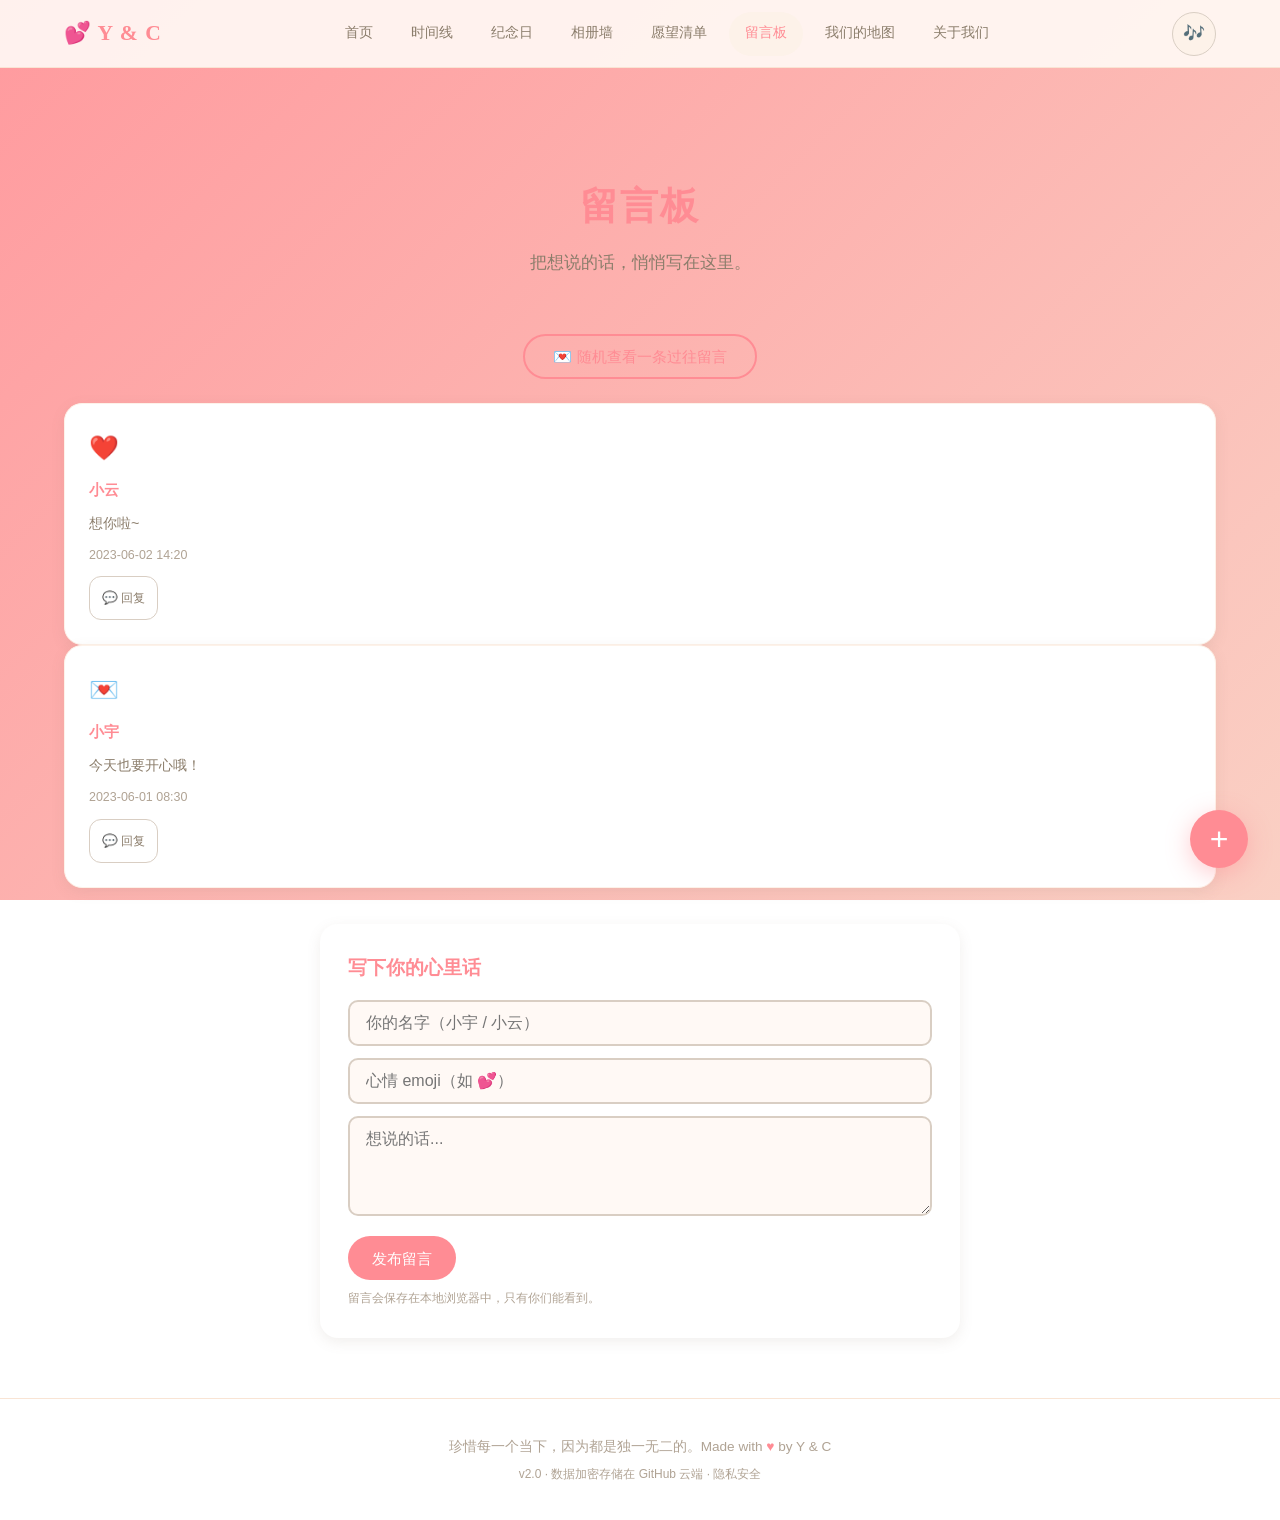
<file: messages.html>
﻿<!DOCTYPE html>
<html lang="zh-CN">
<head>
    <meta charset="UTF-8">
    <meta name="viewport" content="width=device-width, initial-scale=1.0">
    <title>留言板 - 两人纪念</title>
    <link rel="stylesheet" href="css/style.css">
</head>
<body>
<div id="page-loader">
    <div class="loader-logo">💕</div>
    <div class="loader-text">正在加载你们的回忆...</div>
    <div class="loader-dots">
        <div class="loader-dot"></div>
        <div class="loader-dot"></div>
        <div class="loader-dot"></div>
    </div>
</div>

    <nav class="navbar">
        <div class="nav-inner">
            <a href="index.html" class="nav-logo">💕 Y & C</a>
            <ul class="nav-links">
                <li><a href="index.html">首页</a></li>
                <li><a href="timeline.html">时间线</a></li>
                <li><a href="anniversaries.html">纪念日</a></li>
                <li><a href="gallery.html">相册墙</a></li>
                <li><a href="wishlist.html">愿望清单</a></li>
                <li><a href="messages.html" class="active">留言板</a></li>
                <li><a href="map.html">我们的地图</a></li>
                <li><a href="about.html">关于我们</a></li>
            </ul>
            <button class="music-btn" title="背景音乐">🎶</button>
            <button class="hamburger"><span></span><span></span><span></span></button>
        </div>
    </nav>

    <main class="main-container">
        <section class="page-hero">
            <h1>留言板</h1>
            <p class="subtitle">把想说的话，悄悄写在这里。</p>
        </section>
        <div style="text-align:center;margin-bottom:24px;">
            <button class="btn btn-outline random-msg-btn fade-in" onclick="showRandomMessage()">💌 随机查看一条过往留言</button>
        </div>
        <div class="messages-grid fade-in" id="messagesGrid"></div>
        <div class="message-form fade-in" style="margin-top:36px;">
            <h3>写下你的心里话</h3>
            <input type="text" id="msgSender" placeholder="你的名字（小宇 / 小云）" maxlength="20">
            <input type="text" id="msgMood" placeholder="心情 emoji（如 💕）" maxlength="4">
            <textarea id="msgContent" placeholder="想说的话..." maxlength="500"></textarea>
            <button class="btn btn-primary" onclick="submitMessage()">发布留言</button>
            <p style="font-size:0.78rem;color:var(--text-lighter);margin-top:8px;">留言会保存在本地浏览器中，只有你们能看到。</p>
        </div>
    </main>

    <div class="random-msg-popup" id="randomMsgPopup">
        <div class="popup-card" id="randomMsgCard"></div>
    </div>

    <footer class="footer">
        <p>珍惜每一个当下，因为都是独一无二的。Made with <span class="heart">♥</span> by Y & C</p>
        <p style="font-size:0.75rem;color:var(--text-lighter);margin-top:6px;">v2.0 · 数据加密存储在 GitHub 云端 · 隐私安全</p>
    </footer>

    <script src="js/cloud.js"></script>
    <script src="js/data.js"></script>
    <script src="js/sound.js"></script>
    <script src="js/main.js"></script>
    <script>
        document.addEventListener('DOMContentLoaded', () => {
            onCloudReady(() => {
                loadMessages();
            });
            addFAB(() => {
                document.getElementById('msgSender').focus();
                document.querySelector('.message-form').scrollIntoView({ behavior: 'smooth' });
            });
        });

        function getAllMessages() {
            return [...APP_DATA.messages].sort((a,b) => new Date(b.time) - new Date(a.time));
        }

        function loadMessages() {
            const messages = getAllMessages();
            const grid = document.getElementById('messagesGrid');
            grid.innerHTML = '';
            messages.forEach(m => {
                var replies = m.replies || [];
                var replyCount = replies.length;
                var card = document.createElement('div');
                card.className = 'message-card';
                card.innerHTML =
                    '<div class="msg-mood">' + m.mood + '</div>' +
                    '<div class="msg-sender">' + m.sender + '</div>' +
                    '<div class="msg-content">' + m.content + '</div>' +
                    '<div class="msg-time">' + m.time + (replyCount > 0 ? ' · ' + replyCount + ' 条回复' : '') + '</div>' +
                    '<button class="btn-reply-toggle" data-msgid="' + m.id + '">💬 回复</button>' +
                    '<div class="reply-section" id="replySection-' + m.id + '" style="display:none;">' +
                    renderReplies(m) +
                    '<div class="reply-input-row">' +
                    '<input type="text" class="reply-input" id="replyInput-' + m.id + '" placeholder="写下回复..." maxlength="300">' +
                    '<button class="btn btn-sm btn-primary" onclick="submitReply(' + m.id + ')">发送</button>' +
                    '</div>' +
                    '</div>';

                card.querySelector('.btn-reply-toggle').addEventListener('click', function(e) {
                    e.stopPropagation();
                    var section = document.getElementById('replySection-' + m.id);
                    var isVisible = section.style.display !== 'none';
                    section.style.display = isVisible ? 'none' : 'block';
                    this.textContent = isVisible ? '💬 回复' : '▲ 收起';
                    if (!isVisible) {
                        document.getElementById('replyInput-' + m.id).focus();
                    }
                });

                card.appendChild(createCardActions(
                    null,
                    function() {
                        showConfirm('确定要删除这条留言吗？', function() { deleteMessage(m.id); });
                    }
                ));
                grid.appendChild(card);
            });
        }

        function renderReplies(msg) {
            var replies = msg.replies || [];
            if (replies.length === 0) return '<div class="reply-list" style="display:none;"></div>';
            return '<div class="reply-list">' +
                replies.map(function(r) {
                    return '<div class="reply-item"><span class="reply-sender">' + r.sender + '</span><span class="reply-text">' + r.content + '</span><span class="reply-time">' + r.time + '</span></div>';
                }).join('') +
                '</div>';
        }

        function submitReply(msgId) {
            var input = document.getElementById('replyInput-' + msgId);
            var content = input.value.trim();
            if (!content) return;

            var msgIdx = -1;
            for (var i = 0; i < APP_DATA.messages.length; i++) {
                if (APP_DATA.messages[i].id === msgId) { msgIdx = i; break; }
            }
            if (msgIdx === -1) return;

            if (!APP_DATA.messages[msgIdx].replies) APP_DATA.messages[msgIdx].replies = [];

            var now = new Date();
            var timeStr = now.getFullYear() + '-' + String(now.getMonth()+1).padStart(2,'0') + '-' + String(now.getDate()).padStart(2,'0') + ' ' + String(now.getHours()).padStart(2,'0') + ':' + String(now.getMinutes()).padStart(2,'0');

            APP_DATA.messages[msgIdx].replies.push({
                id: Date.now(),
                sender: APP_DATA.person1 ? APP_DATA.person1.name : '我',
                content: content,
                time: timeStr
            });
            saveData(APP_DATA);
            input.value = '';
            loadMessages();
            // Re-open the reply section
            setTimeout(function() {
                var section = document.getElementById('replySection-' + msgId);
                var toggle = document.querySelector('.btn-reply-toggle[data-msgid="' + msgId + '"]');
                if (section) section.style.display = 'block';
                if (toggle) toggle.textContent = '▲ 收起';
            }, 100);
        }

        function submitMessage() {
            const sender = document.getElementById('msgSender').value.trim();
            const mood = document.getElementById('msgMood').value.trim() || '💌';
            const content = document.getElementById('msgContent').value.trim();
            if (!sender || !content) { alert('请填写名字和留言内容哦~'); return; }
            const now = new Date();
            const timeStr = `${now.getFullYear()}-${String(now.getMonth()+1).padStart(2,'0')}-${String(now.getDate()).padStart(2,'0')} ${String(now.getHours()).padStart(2,'0')}:${String(now.getMinutes()).padStart(2,'0')}`;
            APP_DATA.messages.push({ id: generateId(APP_DATA.messages), sender, mood, content, time: timeStr, replies: [] });
            saveData(APP_DATA);
            document.getElementById('msgSender').value = '';
            document.getElementById('msgMood').value = '';
            document.getElementById('msgContent').value = '';
            loadMessages();
            if (typeof playSuccess === 'function') playSuccess();
        }

        function deleteMessage(id) {
            APP_DATA.messages = APP_DATA.messages.filter(m => m.id !== id);
            saveData(APP_DATA);
            loadMessages();
            if (typeof playDelete === 'function') playDelete();
        }

        function showRandomMessage() {
            const messages = getAllMessages();
            if (messages.length === 0) return;
            const random = messages[Math.floor(Math.random() * messages.length)];
            document.getElementById('randomMsgCard').innerHTML = `
                <div style="font-size:3rem;margin-bottom:12px;">${random.mood}</div>
                <div style="font-weight:600;color:var(--primary);margin-bottom:8px;">${random.sender}</div>
                <div style="color:var(--text-light);line-height:1.8;margin-bottom:10px;">${random.content}</div>
                <div style="font-size:0.82rem;color:var(--text-lighter);">${random.time}</div>
                <button class="btn btn-outline btn-sm" style="margin-top:16px;" onclick="document.getElementById('randomMsgPopup').classList.remove('active')">关闭</button>`;
            document.getElementById('randomMsgPopup').classList.add('active');
        }

        document.getElementById('randomMsgPopup').addEventListener('click', function(e) {
            if (e.target === this) this.classList.remove('active');
        });
    </script>

<script>
(function() {
    function hideLoader() { var el = document.getElementById('page-loader'); if (el) el.classList.add('hide'); }
    window.addEventListener('load', function() { setTimeout(hideLoader, 600); });
    setTimeout(hideLoader, 5000);
})();
</script>

</body>
</html>
</file>
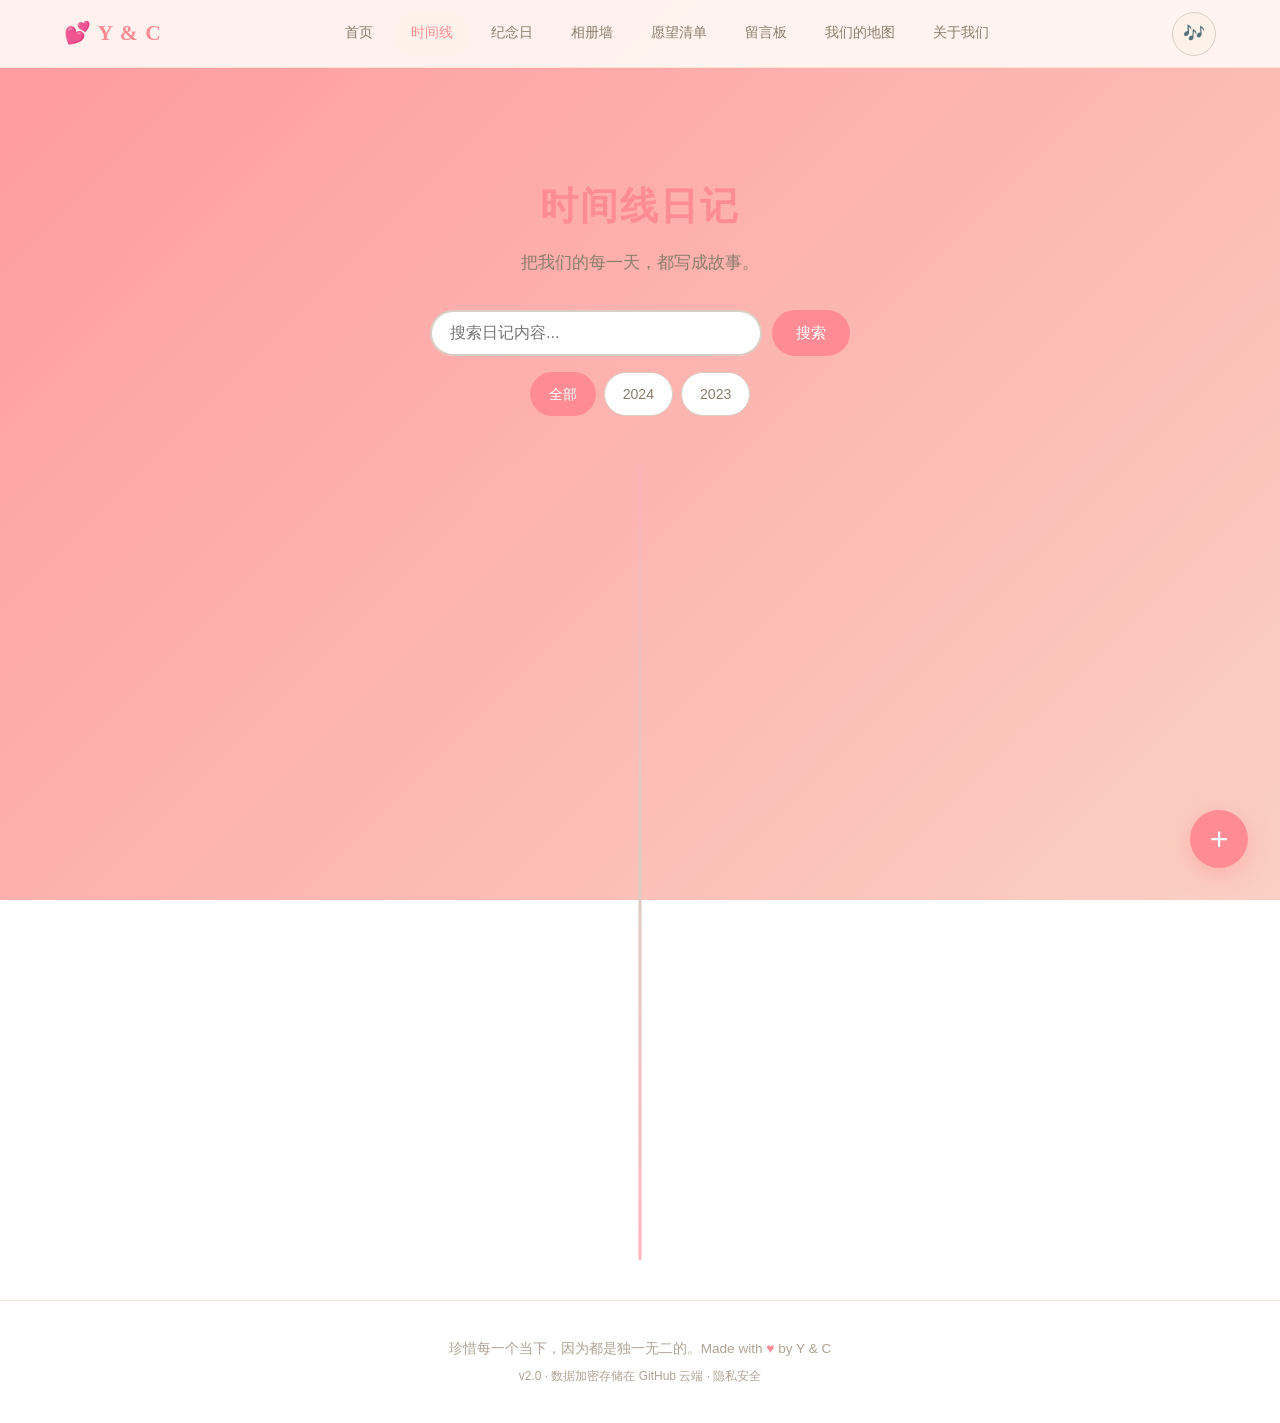
<file: timeline.html>
﻿<!DOCTYPE html>
<html lang="zh-CN">
<head>
    <meta charset="UTF-8">
    <meta name="viewport" content="width=device-width, initial-scale=1.0">
    <title>时间线日记 - 两人纪念</title>
    <link rel="stylesheet" href="css/style.css">
</head>
<body>
<div id="page-loader">
    <div class="loader-logo">💕</div>
    <div class="loader-text">正在加载你们的回忆...</div>
    <div class="loader-dots">
        <div class="loader-dot"></div>
        <div class="loader-dot"></div>
        <div class="loader-dot"></div>
    </div>
</div>


    <nav class="navbar">
        <div class="nav-inner">
            <a href="index.html" class="nav-logo">💕 Y & C</a>
            <ul class="nav-links">
                <li><a href="index.html">首页</a></li>
                <li><a href="timeline.html" class="active">时间线</a></li>
                <li><a href="anniversaries.html">纪念日</a></li>
                <li><a href="gallery.html">相册墙</a></li>
                <li><a href="wishlist.html">愿望清单</a></li>
                <li><a href="messages.html">留言板</a></li>
                <li><a href="map.html">我们的地图</a></li>
                <li><a href="about.html">关于我们</a></li>
            </ul>
            <button class="music-btn" title="背景音乐">🎶</button>
            <button class="hamburger">
                <span></span><span></span><span></span>
            </button>
        </div>
    </nav>

    <main class="main-container">
        <section class="page-hero">
            <h1>时间线日记</h1>
            <p class="subtitle">把我们的每一天，都写成故事。</p>
        </section>

        <!-- 搜索和筛选 -->
        <div class="fade-in" style="margin-bottom: 30px; text-align: center;">
            <div class="search-box">
                <input type="text" id="searchInput" placeholder="搜索日记内容...">
                <button class="btn btn-primary" onclick="searchDiaries()">搜索</button>
            </div>
            <div style="margin-top: 16px;">
                <div class="filter-tags" id="yearFilter">
                    <button class="filter-tag active" data-year="all">全部</button>
                    <button class="filter-tag" data-year="2024">2024</button>
                    <button class="filter-tag" data-year="2023">2023</button>
                </div>
            </div>
        </div>

        <!-- 时间线 -->
        <div class="timeline" id="timelineContainer">
            <!-- JS动态填充 -->
        </div>
    </main>

    <footer class="footer">
        <p>珍惜每一个当下，因为都是独一无二的。Made with <span class="heart">♥</span> by Y & C</p>
        <p style="font-size:0.75rem;color:var(--text-lighter);margin-top:6px;">v2.0 · 数据加密存储在 GitHub 云端 · 隐私安全</p>
    </footer>

    <script src="js/cloud.js"></script>
    <script src="js/data.js"></script>
    <script src="js/sound.js"></script>
    <script src="js/main.js"></script>
    <script>
        let currentDiaries = [];

        document.addEventListener('DOMContentLoaded', () => {
            // 初始化时间线（等云端数据就绪）
            onCloudReady(() => {
                refreshDiaries();
            });

            // 年份筛选
            document.querySelectorAll('#yearFilter .filter-tag').forEach(btn => {
                btn.addEventListener('click', () => {
                    document.querySelectorAll('#yearFilter .filter-tag').forEach(b => b.classList.remove('active'));
                    btn.classList.add('active');
                    const year = btn.dataset.year;
                    let filtered = currentDiaries;
                    if (year !== 'all') {
                        filtered = currentDiaries.filter(d => d.year == year);
                    }
                    renderTimeline(filtered);
                });
            });

            // 添加 "+" 浮动按钮
            addFAB(() => {
                showAddDiaryModal();
            });
        });

        function refreshDiaries() {
            currentDiaries = APP_DATA.diaries;
            renderTimeline(currentDiaries);
        }

        function renderTimeline(diaries) {
            const container = document.getElementById('timelineContainer');
            container.innerHTML = '';
            diaries.sort((a,b) => new Date(b.date) - new Date(a.date)).forEach((d, idx) => {
                const isEven = idx % 2 === 0;
                const card = document.createElement('div');
                card.className = `timeline-item ${isEven ? 'even' : 'odd'} fade-in`;
                card.innerHTML = `
                    <div class="timeline-dot"></div>
                    <div class="timeline-card">
                        <div class="tl-date">${formatDate(d.date)} · ${d.moodText}</div>
                        <div class="tl-mood">${d.mood}</div>
                        <div class="tl-title">${d.title}</div>
                        <div class="tl-content">${d.content}</div>
                    </div>`;
                const actions = createCardActions(
                    () => showEditDiaryModal(d),
                    () => showConfirm('确定要删除这篇日记吗？', () => deleteDiary(d.id))
                );
                card.querySelector('.timeline-card').appendChild(actions);
                container.appendChild(card);
            });
        }

        function showAddDiaryModal() {
            const today = getTodayDateStr();
            const moodOptions = ['🥰','😆','🥺','🎆','🎄','🎂','🏍️','💝','📝','💕','✨','🌸'];
            let selectedImage = '';
            const bodyHTML = `
                <div class="form-group">
                    <label class="form-label">日期</label>
                    <input type="date" id="diaryDate" class="form-input" value="${today}">
                </div>
                <div class="form-group">
                    <label class="form-label">标题</label>
                    <input type="text" id="diaryTitle" class="form-input" placeholder="今天发生了什么...">
                </div>
                <div class="form-group">
                    <label class="form-label">心情</label>
                    <div class="emoji-picker" id="moodPicker">
                        ${moodOptions.map(emoji => `<div class="emoji-option" data-emoji="${emoji}">${emoji}</div>`).join('')}
                    </div>
                    <input type="hidden" id="diaryMood" value="🥰">
                </div>
                <div class="form-group">
                    <label class="form-label">正文</label>
                    <textarea id="diaryContent" class="form-textarea" placeholder="写下今天的点点滴滴..." rows="5"></textarea>
                </div>
                <div class="form-group">
                    <label class="form-label">图片（可选）</label>
                    ${createImageUploadHTML('diaryImageInput','diaryImagePreview','')}
                </div>`;

            showModal({
                title: '添加日记',
                bodyHTML,
                onSave: (close) => {
                    const date = document.getElementById('diaryDate').value;
                    const title = document.getElementById('diaryTitle').value.trim();
                    const mood = document.getElementById('diaryMood').value;
                    const content = document.getElementById('diaryContent').value.trim();
                    if (!date || !title || !content) {
                        alert('请填写日期、标题和正文');
                        return;
                    }
                    const newDiary = {
                        id: generateId(APP_DATA.diaries),
                        date,
                        title,
                        content,
                        mood,
                        moodText: getMoodText(mood),
                        year: new Date(date).getFullYear(),
                        image: selectedImage
                    };
                    APP_DATA.diaries.push(newDiary);
                    saveData(APP_DATA);
                    refreshDiaries();
                    close();
                }
            });

            // 绑定 emoji 选择
            document.querySelectorAll('#moodPicker .emoji-option').forEach(opt => {
                opt.addEventListener('click', () => {
                    document.querySelectorAll('#moodPicker .emoji-option').forEach(o => o.classList.remove('selected'));
                    opt.classList.add('selected');
                    document.getElementById('diaryMood').value = opt.dataset.emoji;
                });
            });
            // 默认选中第一个
            document.querySelector('#moodPicker .emoji-option').classList.add('selected');

            // 绑定图片上传
            bindImageUpload('diaryImageInput', 'diaryImagePreview', (base64) => {
                selectedImage = base64;
            });
        }

        function showEditDiaryModal(diary) {
            const moodOptions = ['🥰','😆','🥺','🎆','🎄','🎂','🏍️','💝','📝','💕','✨','🌸'];
            let selectedImage = diary.image || '';
            const bodyHTML = `
                <div class="form-group">
                    <label class="form-label">日期</label>
                    <input type="date" id="diaryDateEdit" class="form-input" value="${diary.date}">
                </div>
                <div class="form-group">
                    <label class="form-label">标题</label>
                    <input type="text" id="diaryTitleEdit" class="form-input" value="${diary.title}">
                </div>
                <div class="form-group">
                    <label class="form-label">心情</label>
                    <div class="emoji-picker" id="moodPickerEdit">
                        ${moodOptions.map(emoji => `<div class="emoji-option ${emoji === diary.mood ? 'selected' : ''}" data-emoji="${emoji}">${emoji}</div>`).join('')}
                    </div>
                    <input type="hidden" id="diaryMoodEdit" value="${diary.mood}">
                </div>
                <div class="form-group">
                    <label class="form-label">正文</label>
                    <textarea id="diaryContentEdit" class="form-textarea" rows="5">${diary.content}</textarea>
                </div>
                <div class="form-group">
                    <label class="form-label">图片（可选）</label>
                    ${createImageUploadHTML('diaryImageInputEdit','diaryImagePreviewEdit', diary.image)}
                </div>`;

            showModal({
                title: '编辑日记',
                bodyHTML,
                onSave: (close) => {
                    const date = document.getElementById('diaryDateEdit').value;
                    const title = document.getElementById('diaryTitleEdit').value.trim();
                    const mood = document.getElementById('diaryMoodEdit').value;
                    const content = document.getElementById('diaryContentEdit').value.trim();
                    if (!date || !title || !content) {
                        alert('请填写日期、标题和正文');
                        return;
                    }
                    const index = APP_DATA.diaries.findIndex(d => d.id === diary.id);
                    if (index > -1) {
                        APP_DATA.diaries[index] = {
                            ...APP_DATA.diaries[index],
                            date, title, content, mood,
                            moodText: getMoodText(mood),
                            year: new Date(date).getFullYear(),
                            image: selectedImage
                        };
                        saveData(APP_DATA);
                        refreshDiaries();
                    }
                    close();
                }
            });

            document.querySelectorAll('#moodPickerEdit .emoji-option').forEach(opt => {
                opt.addEventListener('click', () => {
                    document.querySelectorAll('#moodPickerEdit .emoji-option').forEach(o => o.classList.remove('selected'));
                    opt.classList.add('selected');
                    document.getElementById('diaryMoodEdit').value = opt.dataset.emoji;
                });
            });

            bindImageUpload('diaryImageInputEdit', 'diaryImagePreviewEdit', (base64) => {
                selectedImage = base64;
            });
        }

        function deleteDiary(id) {
            APP_DATA.diaries = APP_DATA.diaries.filter(d => d.id !== id);
            saveData(APP_DATA);
            refreshDiaries();
        }

        function getMoodText(mood) {
            const map = {
                '🥰':'幸福','😆':'开心','🥺':'感动','🎆':'浪漫','🎄':'温馨','🎂':'惊喜',
                '🏍️':'自由','💝':'甜蜜','📝':'记录','💕':'心动','✨':'美好','🌸':'温柔'
            };
            return map[mood] || '记录';
        }

        function searchDiaries() {
            const query = document.getElementById('searchInput').value.toLowerCase();
            if (!query.trim()) {
                renderTimeline(currentDiaries);
                return;
            }
            const filtered = currentDiaries.filter(d =>
                d.title.toLowerCase().includes(query) ||
                d.content.toLowerCase().includes(query) ||
                (d.moodText && d.moodText.toLowerCase().includes(query))
            );
            renderTimeline(filtered);
        }
    </script>

<script>
(function() {
    function hideLoader() { var el = document.getElementById('page-loader'); if (el) el.classList.add('hide'); }
    window.addEventListener('load', function() { setTimeout(hideLoader, 600); });
    setTimeout(hideLoader, 5000);
})();
</script>

</body>
</html>
</file>
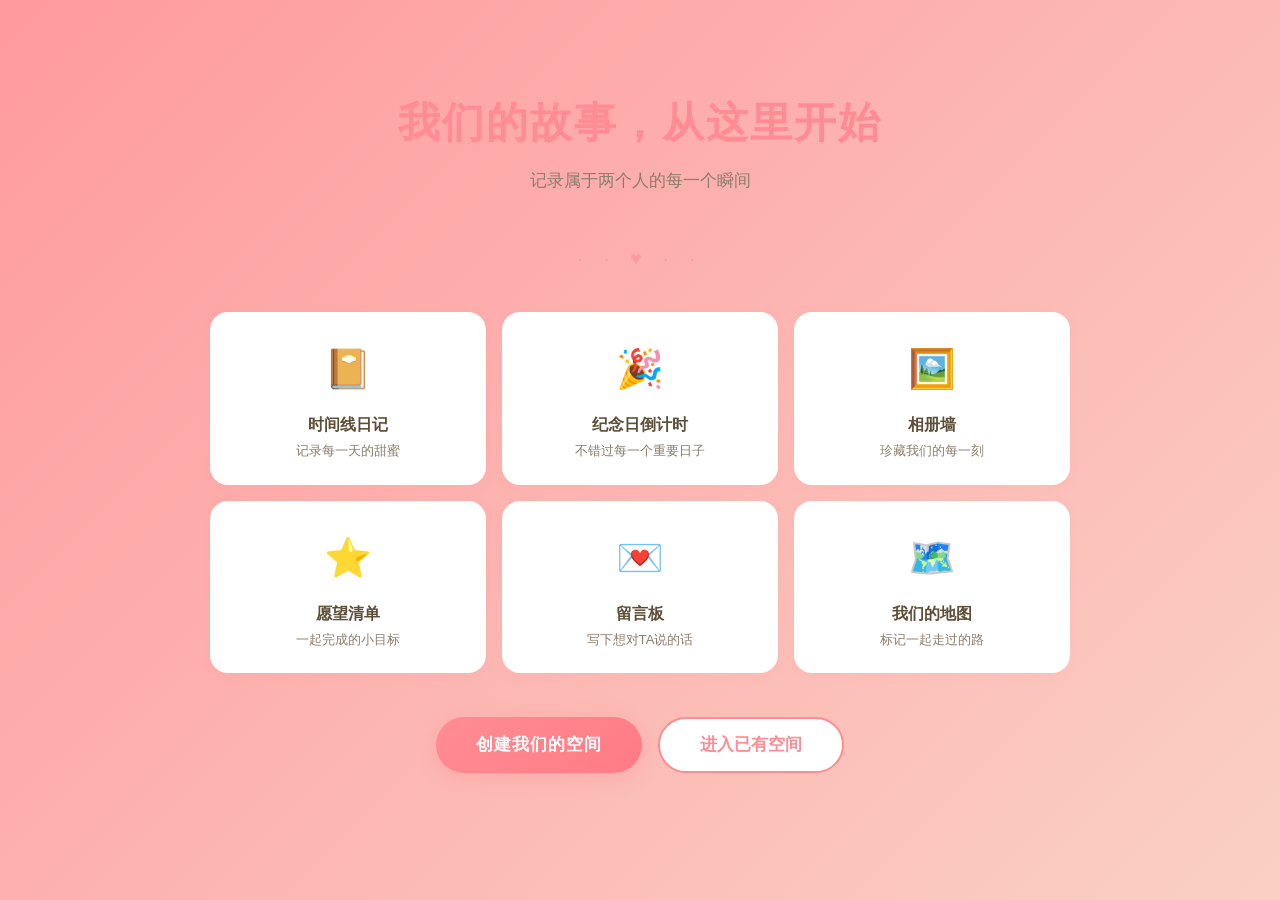
<file: welcome.html>
﻿<!DOCTYPE html>
<html lang="zh-CN">
<head>
    <meta charset="UTF-8">
    <meta name="viewport" content="width=device-width, initial-scale=1.0">
    <title>我们的故事</title>
    <link rel="stylesheet" href="css/style.css">
    <style>
        /* Welcome page specific styles */
        body.welcome-page { background: linear-gradient(135deg, #FFF5F7 0%, #FFF0F3 40%, #FFE8EC 100%); min-height:100vh; overflow-x:hidden; }
        .welcome-wrap { max-width:900px; margin:0 auto; padding:60px 20px 40px; position:relative; z-index:1; }
        
        /* Hero */
        .welcome-hero { text-align:center; margin-bottom:48px; }
        .welcome-hero h1 { font-family:var(--font-title); font-size:2.6rem; color:var(--primary); margin-bottom:8px; letter-spacing:2px; }
        .welcome-hero .tagline { font-size:1.05rem; color:var(--text-light); }
        
        /* Decorative heart divider */
        .welcome-divider { text-align:center; margin:8px 0 36px; font-size:1.2rem; color:var(--primary); letter-spacing:8px; opacity:0.6; }

        /* Feature cards grid */
        .feature-grid { display:grid; grid-template-columns:repeat(3, 1fr); gap:16px; margin-bottom:44px; }
        .feature-card { background:var(--white); border-radius:var(--radius); padding:24px 16px; text-align:center; box-shadow:0 2px 12px rgba(255,140,148,0.08); transition:transform 0.3s, box-shadow 0.3s; cursor:default; }
        .feature-card:hover { transform:translateY(-4px); box-shadow:0 8px 28px rgba(255,140,148,0.15); }
        .feature-card .fc-icon { font-size:2.4rem; margin-bottom:10px; display:block; }
        .feature-card h3 { font-size:1rem; color:var(--text); margin-bottom:4px; font-weight:600; }
        .feature-card p { font-size:0.82rem; color:var(--text-light); line-height:1.4; margin:0; }

        /* CTA buttons */
        .welcome-cta { display:flex; gap:16px; justify-content:center; flex-wrap:wrap; }
        .btn-create { background:linear-gradient(135deg, #FF8C94, #FF7B85); color:#fff; border:none; padding:16px 40px; border-radius:32px; font-size:1.05rem; font-weight:600; cursor:pointer; transition:all 0.3s; box-shadow:0 4px 18px rgba(255,140,148,0.35); letter-spacing:1px; }
        .btn-create:hover { transform:translateY(-2px); box-shadow:0 8px 28px rgba(255,140,148,0.45); }
        .btn-enter { background:var(--white); color:var(--primary); border:2px solid var(--primary); padding:16px 40px; border-radius:32px; font-size:1.05rem; font-weight:600; cursor:pointer; transition:all 0.3s; }
        .btn-enter:hover { background:var(--secondary-light); transform:translateY(-2px); box-shadow:0 4px 14px rgba(255,140,148,0.2); }

        /* Modal step indicator */
        .step-indicator { display:flex; justify-content:center; gap:8px; margin-bottom:24px; }
        .step-dot { width:10px; height:10px; border-radius:50%; background:var(--accent-light); transition:all 0.3s; }
        .step-dot.active { background:var(--primary); transform:scale(1.3); }
        .step-dot.done { background:var(--primary); opacity:0.6; }

        /* Recent spaces list */
        .recent-spaces { margin-bottom:16px; }
        .recent-spaces-title { font-size:0.85rem; color:var(--text-light); margin-bottom:8px; }
        .recent-space-item { display:flex; align-items:center; justify-content:space-between; padding:10px 14px; background:var(--secondary-light); border-radius:8px; margin-bottom:6px; cursor:pointer; transition:background 0.2s; }
        .recent-space-item:hover { background:var(--accent-light); }
        .recent-space-item .rs-name { font-weight:500; color:var(--text); font-size:0.9rem; }
        .recent-space-item .rs-badge { font-size:0.75rem; color:var(--primary); }

        @media(max-width:768px) {
            .feature-grid { grid-template-columns:repeat(2, 1fr); gap:12px; }
            .welcome-hero h1 { font-size:2rem; }
            .welcome-wrap { padding:40px 16px 32px; }
            .btn-create, .btn-enter { padding:14px 28px; font-size:0.95rem; width:100%; max-width:300px; }
            .welcome-cta { flex-direction:column; align-items:center; }
        }
        @media(max-width:480px) {
            .feature-grid { grid-template-columns:1fr; }
        }
    </style>
</head>
<body class="welcome-page no-petals">
<div id="page-loader">
    <div class="loader-logo">💕</div>
    <div class="loader-text">正在加载你们的回忆...</div>
    <div class="loader-dots">
        <div class="loader-dot"></div>
        <div class="loader-dot"></div>
        <div class="loader-dot"></div>
    </div>
</div>

    <div class="petal-container">
        <div class="petal"></div><div class="petal"></div><div class="petal"></div>
        <div class="petal"></div><div class="petal"></div><div class="petal"></div>
        <div class="petal"></div><div class="petal"></div><div class="petal"></div>
    </div>

    <div class="welcome-wrap">
        <!-- Hero -->
        <div class="welcome-hero fade-in">
            <h1>我们的故事，从这里开始</h1>
            <p class="tagline">记录属于两个人的每一个瞬间</p>
        </div>
        <div class="welcome-divider">· · ♥ · ·</div>

        <!-- Feature Cards -->
        <div class="feature-grid fade-in">
            <div class="feature-card">
                <span class="fc-icon">📔</span>
                <h3>时间线日记</h3>
                <p>记录每一天的甜蜜</p>
            </div>
            <div class="feature-card">
                <span class="fc-icon">🎉</span>
                <h3>纪念日倒计时</h3>
                <p>不错过每一个重要日子</p>
            </div>
            <div class="feature-card">
                <span class="fc-icon">🖼️</span>
                <h3>相册墙</h3>
                <p>珍藏我们的每一刻</p>
            </div>
            <div class="feature-card">
                <span class="fc-icon">⭐</span>
                <h3>愿望清单</h3>
                <p>一起完成的小目标</p>
            </div>
            <div class="feature-card">
                <span class="fc-icon">💌</span>
                <h3>留言板</h3>
                <p>写下想对TA说的话</p>
            </div>
            <div class="feature-card">
                <span class="fc-icon">🗺️</span>
                <h3>我们的地图</h3>
                <p>标记一起走过的路</p>
            </div>
        </div>

        <!-- CTA Buttons -->
        <div class="welcome-cta fade-in">
            <button class="btn-create" onclick="startCreateSpace()">创建我们的空间</button>
            <button class="btn-enter" onclick="startEnterSpace()">进入已有空间</button>
        </div>
    </div>

    <script src="js/cloud.js"></script>
    <script src="js/data.js"></script>
    <script src="js/sound.js"></script>
    <script src="js/main.js"></script>
    <script>
        // Visited spaces tracking
        function recordVisitedSpace(hash) {
            try {
                var visited = JSON.parse(localStorage.getItem('loveus_visited_spaces') || '[]');
                visited = visited.filter(function(v) { return v !== hash; });
                visited.unshift(hash);
                if (visited.length > 10) visited = visited.slice(0, 10);
                localStorage.setItem('loveus_visited_spaces', JSON.stringify(visited));
            } catch(e) {}
        }

        function getVisitedSpaces() {
            try {
                return JSON.parse(localStorage.getItem('loveus_visited_spaces') || '[]');
            } catch(e) { return []; }
        }

        function getVisitedSpaceMeta(hash) {
            var metaKey = 'loveus_data_' + hash + '_meta';
            var meta = localStorage.getItem(metaKey);
            if (meta) {
                try { return JSON.parse(meta); } catch(e) { return null; }
            }
            return null;
        }

        // Create space flow
        function startCreateSpace() {
            var step = 0;
            var spaceName = '';
            var spacePassword = '';
            var startDate = '';

            function showStep() {
                var bodyHTML = '';
                if (step === 0) {
                    bodyHTML = '<div class="step-indicator"><span class="step-dot active"></span><span class="step-dot"></span><span class="step-dot"></span></div>' +
                        '<div class="form-group"><label class="form-label">给你们的空间起个名字</label>' +
                        '<input type="text" id="wSpaceName" class="form-input" placeholder="如：我们的故事、Y&C的时光" value="' + escapeHTML(spaceName) + '" autofocus></div>';
                } else if (step === 1) {
                    bodyHTML = '<div class="step-indicator"><span class="step-dot done"></span><span class="step-dot active"></span><span class="step-dot"></span></div>' +
                        '<div class="form-group"><label class="form-label">设置访问密码（4位以上，保护隐私）</label>' +
                        '<input type="password" id="wSpacePwd" class="form-input" placeholder="设置密码..." autocomplete="new-password" autofocus></div>' +
                        '<div class="form-group"><label class="form-label">确认密码</label>' +
                        '<input type="password" id="wSpacePwdConfirm" class="form-input" placeholder="再次输入密码" autocomplete="new-password"></div>' +
                        '<p style="font-size:0.78rem;color:var(--text-lighter);">留空则不设密码，但强烈建议设置以保护隐私。</p>';
                } else {
                    bodyHTML = '<div class="step-indicator"><span class="step-dot done"></span><span class="step-dot done"></span><span class="step-dot active"></span></div>' +
                        '<div class="form-group"><label class="form-label">你们在一起的日子是哪天？</label>' +
                        '<input type="date" id="wStartDate" class="form-input" value="' + (startDate || '') + '" autofocus></div>' +
                        '<p style="font-size:0.78rem;color:var(--text-lighter);">选择你们在一起的第一天，首页会显示已经一起度过的天数。</p>';
                }

                var saveText = step < 2 ? '下一步' : '完成创建';
                showModal({
                    title: '创建我们的空间',
                    bodyHTML: bodyHTML,
                    saveText: saveText,
                    onSave: function(close) {
                        if (step === 0) {
                            spaceName = document.getElementById('wSpaceName').value.trim();
                            if (!spaceName) { alert('请输入空间名称'); return; }
                            step = 1; close(); setTimeout(showStep, 300);
                        } else if (step === 1) {
                            var pw = document.getElementById('wSpacePwd').value;
                            var pwConfirm = document.getElementById('wSpacePwdConfirm').value;
                            if (pw && pw !== pwConfirm) { alert('两次密码不一致'); return; }
                            if (pw && pw.length < 4) { alert('密码至少需要4位'); return; }
                            spacePassword = pw;
                            step = 2; close(); setTimeout(showStep, 300);
                        } else {
                            startDate = document.getElementById('wStartDate').value;
                            if (!startDate) { alert('请选择日期'); return; }
                            var hash = 'space' + Date.now().toString(36);
                            // Set space meta
                            function doCreate(hashPwd) {
                                setDefaultData(hash, startDate);
                                recordVisitedSpace(hash);
                                close();
                                setSpaceMetaFor(hash, spaceName, hashPwd).then(function() {
                                    // 展示分享链接，方便手机端访问
                                    showShareLink(hash, spaceName);
                                });
                            }
                            if (spacePassword) {
                                hashPasswordSHA256(spacePassword).then(doCreate);
                            } else {
                                doCreate(null);
                            }
                        }
                    },
                    onCancel: function() {
                        if (step > 0) { step--; setTimeout(showStep, 300); }
                    }
                });
            }

            showStep();
        }

        function setSpaceMetaFor(hash, name, passwordHash) {
            var metaKey = 'loveus_data_' + hash + '_meta';
            var meta = { name: name, created: new Date().toISOString() };
            if (passwordHash) meta.passwordHash = passwordHash;
            localStorage.setItem(metaKey, JSON.stringify(meta));
            // 推送到 GitHub 云端（明文存储，SHA256 不可逆，安全）
            // 返回 Promise，让调用方可以等待
            if (typeof cloudSave === 'function') {
                var origGetSpaceHash = window.getSpaceHash;
                window.getSpaceHash = function() { return hash; };
                return cloudSave('_meta', meta, true).then(function(ok) {
                    window.getSpaceHash = origGetSpaceHash;
                    if (!ok) console.warn('[Welcome] 云端同步空间元数据失败');
                    return ok;
                }).catch(function() {
                    window.getSpaceHash = origGetSpaceHash;
                    return false;
                });
            }
            return Promise.resolve(false);
        }

        function setDefaultData(hash, startDate) {
            var key = 'loveus_data_' + hash;
            var defaultData = {
                startDate: startDate,
                person1: { name: '我', intro: '' },
                person2: { name: '你', intro: '' },
                diaries: [],
                anniversaries: [
                    { id: 1, name: '在一起周年', date: '', icon: '💕', repeatYearly: true },
                    { id: 2, name: '第一次牵手', date: '', icon: '🤝', repeatYearly: true },
                    { id: 3, name: '第一次旅行', date: '', icon: '✈️', repeatYearly: true }
                ],
                photos: [],
                wishes: [],
                messages: [],
                places: [],
                timelineNodes: [],
                hobbies: []
            };
            localStorage.setItem(key, JSON.stringify(defaultData));
        }

        // 展示空间分享链接（创建成功后），方便在手机等其他设备上打开
        function showShareLink(hash, spaceName) {
            var fullUrl = window.location.origin + window.location.pathname.replace('welcome.html', 'index.html') + '#' + hash;
            var bodyHTML = '' +
                '<div style="text-align:center;padding:20px 0;">' +
                '<div style="font-size:3rem;margin-bottom:12px;">🎉</div>' +
                '<p style="font-size:1.1rem;color:var(--text);margin-bottom:8px;"><b>' + escapeHTML(spaceName) + '</b> 创建成功！</p>' +
                '<p style="color:var(--text-light);margin-bottom:20px;">复制以下链接发送到手机<br>即可在手机上访问同一空间</p>' +
                '<div style="background:var(--bg-warm);border:2px dashed var(--accent-light);border-radius:var(--radius-sm);padding:14px 16px;margin-bottom:16px;word-break:break-all;font-size:0.85rem;color:var(--text);">' + escapeHTML(fullUrl) + '</div>' +
                '<button class="btn btn-primary" style="width:100%;margin-bottom:10px;" onclick="(function(){navigator.clipboard.writeText(\'' + fullUrl.replace(/'/g, "\\'") + '\').then(function(){alert(\'链接已复制，发送给手机即可打开\');})})()">📋 复制链接</button>' +
                '<button class="btn btn-secondary" style="width:100%;" onclick="(function(){var m=document.getElementById(\'shareLinkModal\');if(m)m.remove();window.location.href=\'index.html#\'' + hash + '\';})()">进入空间 →</button>' +
                '</div>';
            var modal = document.createElement('div');
            modal.id = 'shareLinkModal';
            modal.style.cssText = 'position:fixed;top:0;left:0;width:100%;height:100%;background:rgba(0,0,0,0.4);display:flex;align-items:center;justify-content:center;z-index:9999;';
            modal.innerHTML = '<div class="pw-gate-card fade-in" style="max-width:420px;width:90%;">' + bodyHTML + '</div>';
            modal.addEventListener('click', function(e) { if (e.target === modal) { modal.remove(); window.location.href = 'index.html#' + hash; } });
            document.body.appendChild(modal);
        }

        // Enter existing space flow
        function startEnterSpace() {
            var visited = getVisitedSpaces();
            var recentHTML = '';
            if (visited.length > 0) {
                recentHTML = '<div class="recent-spaces"><div class="recent-spaces-title">最近访问的空间</div>';
                visited.forEach(function(h) {
                    var m = getVisitedSpaceMeta(h);
                    var name = m ? m.name : h;
                    var hasPwd = m && m.passwordHash;
                    recentHTML += '<div class="recent-space-item" onclick="enterRecentSpace(\'' + escapeHTML(h) + '\', ' + (hasPwd ? 'true' : 'false') + ')">' +
                        '<span class="rs-name">' + escapeHTML(name) + (hasPwd ? ' <span class="rs-badge">🔐</span>' : '') + '</span>' +
                        '<span style="font-size:0.8rem;color:var(--primary);">进入 →</span></div>';
                });
                recentHTML += '</div>';
            }

            showModal({
                title: '进入已有空间',
                bodyHTML: recentHTML +
                    '<div class="form-group"><label class="form-label">空间标识</label>' +
                    '<input type="text" id="eSpaceId" class="form-input" placeholder="输入空间标识..."></div>' +
                    '<div class="form-group"><label class="form-label">密码（如已设置）</label>' +
                    '<input type="password" id="eSpacePwd" class="form-input" placeholder="输入密码..." autocomplete="off"></div>',
                saveText: '进入',
                onSave: function(close) {
                    var hash = document.getElementById('eSpaceId').value.trim();
                    if (!hash) { alert('请输入空间标识'); return; }
                    var pwd = document.getElementById('eSpacePwd').value;
                    enterSpace(hash, pwd, close);
                }
            });
        }

        window.enterRecentSpace = function(hash, hasPwd) {
            if (hasPwd) {
                var pwd = prompt('请输入该空间密码：');
                if (pwd === null) return;
                enterSpace(hash, pwd, null);
            } else {
                recordVisitedSpace(hash);
                window.location.href = 'index.html#' + hash;
            }
        };

        function enterSpace(hash, pwd, modalClose) {
            var metaKey = 'loveus_data_' + hash + '_meta';
            var meta = localStorage.getItem(metaKey);
            var parsed = meta ? JSON.parse(meta) : null;
            if (!parsed) { alert('空间不存在'); return; }
            if (parsed.passwordHash) {
                if (!pwd) { alert('该空间需要密码'); return; }
                hashPasswordSHA256(pwd).then(function(h) {
                    if (h === parsed.passwordHash) {
                        recordVisitedSpace(hash);
                        if (modalClose) modalClose();
                        window.location.href = 'index.html#' + hash;
                    } else {
                        alert('密码错误');
                    }
                });
            } else {
                recordVisitedSpace(hash);
                if (modalClose) modalClose();
                window.location.href = 'index.html#' + hash;
            }
        }

        // Init animations
        document.addEventListener('DOMContentLoaded', function() {
            var observer = new IntersectionObserver(function(entries) {
                entries.forEach(function(entry) {
                    if (entry.isIntersecting) entry.target.classList.add('visible');
                });
            }, { threshold: 0.05 });
            document.querySelectorAll('.fade-in').forEach(function(el) { observer.observe(el); });
        });
    </script>

<script>
(function() {
    function hideLoader() { var el = document.getElementById('page-loader'); if (el) el.classList.add('hide'); }
    window.addEventListener('load', function() { setTimeout(hideLoader, 600); });
    setTimeout(hideLoader, 5000);
})();
</script>

</body>
</html>
</file>
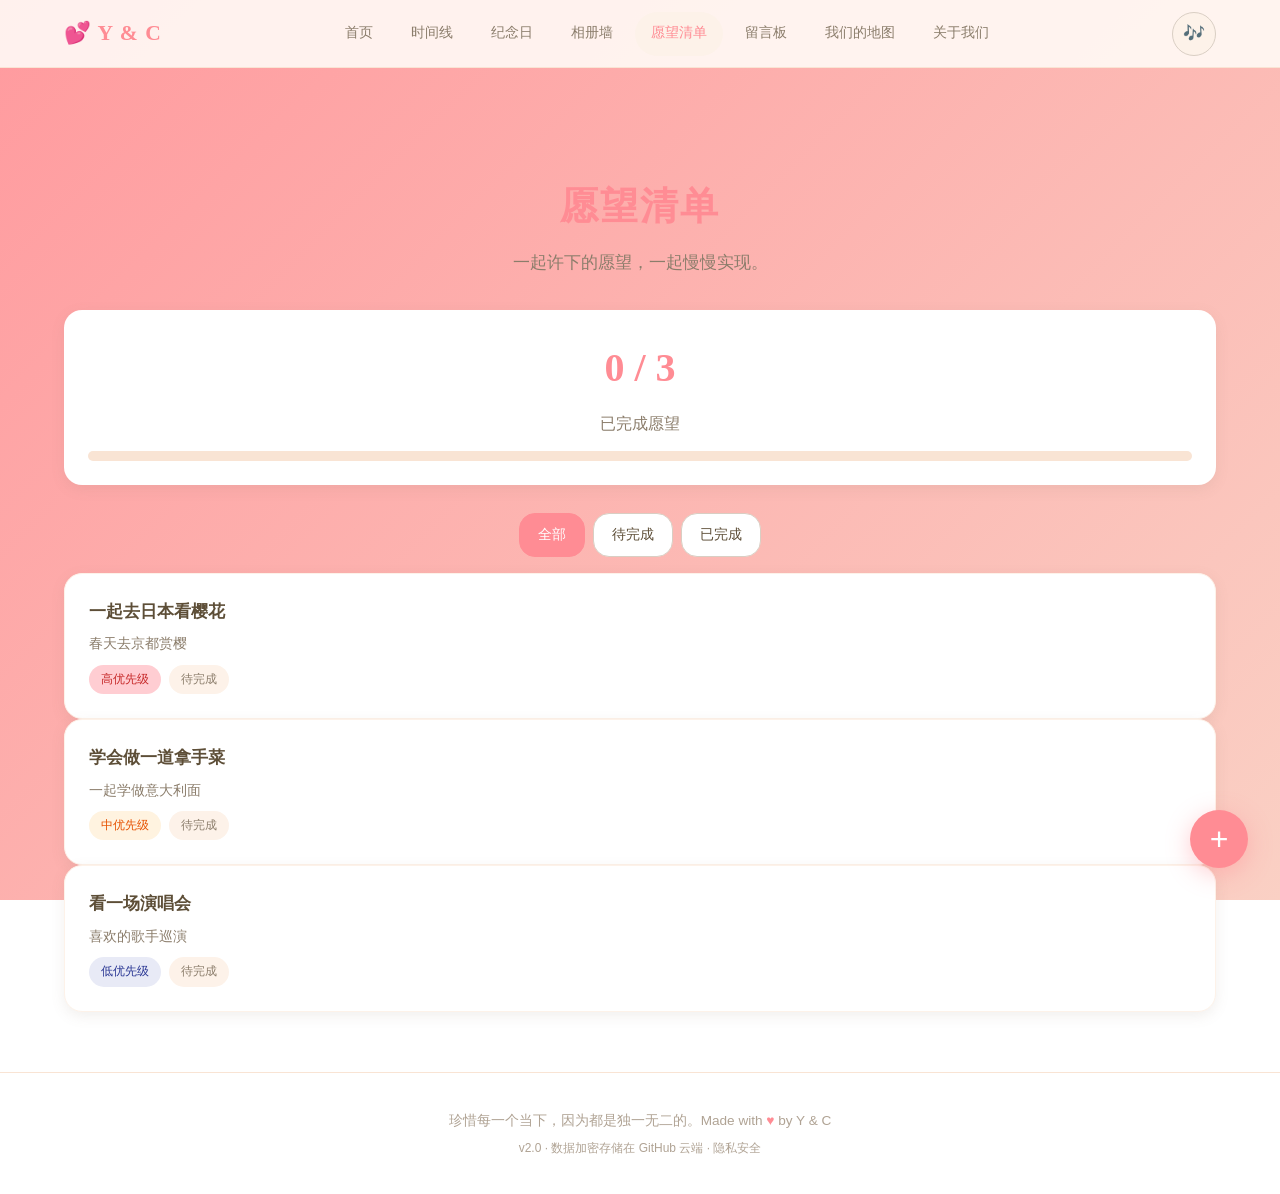
<file: wishlist.html>
﻿<!DOCTYPE html>
<html lang="zh-CN">
<head>
    <meta charset="UTF-8">
    <meta name="viewport" content="width=device-width, initial-scale=1.0">
    <title>愿望清单 - 两人纪念</title>
    <link rel="stylesheet" href="css/style.css">
</head>
<body>
<div id="page-loader">
    <div class="loader-logo">💕</div>
    <div class="loader-text">正在加载你们的回忆...</div>
    <div class="loader-dots">
        <div class="loader-dot"></div>
        <div class="loader-dot"></div>
        <div class="loader-dot"></div>
    </div>
</div>

    <nav class="navbar">
        <div class="nav-inner">
            <a href="index.html" class="nav-logo">💕 Y & C</a>
            <ul class="nav-links">
                <li><a href="index.html">首页</a></li>
                <li><a href="timeline.html">时间线</a></li>
                <li><a href="anniversaries.html">纪念日</a></li>
                <li><a href="gallery.html">相册墙</a></li>
                <li><a href="wishlist.html" class="active">愿望清单</a></li>
                <li><a href="messages.html">留言板</a></li>
                <li><a href="map.html">我们的地图</a></li>
                <li><a href="about.html">关于我们</a></li>
            </ul>
            <button class="music-btn" title="背景音乐">🎶</button>
            <button class="hamburger"><span></span><span></span><span></span></button>
        </div>
    </nav>

    <main class="main-container">
        <section class="page-hero">
            <h1>愿望清单</h1>
            <p class="subtitle">一起许下的愿望，一起慢慢实现。</p>
        </section>
        <div class="wishlist-stats fade-in">
            <div class="stats-number" id="wishStats">--</div>
            <div style="margin-top:8px;"><span style="color:var(--text-light);">已完成愿望</span></div>
            <div class="progress-bar" style="margin-top:14px;"><div class="progress-fill" id="wishProgress" style="width:0%;"></div></div>
        </div>
        <div class="wish-filter fade-in" id="wishFilter">
            <button class="wish-filter-btn active" data-filter="all">全部</button>
            <button class="wish-filter-btn" data-filter="todo">待完成</button>
            <button class="wish-filter-btn" data-filter="done">已完成</button>
        </div>
        <div class="wishlist-grid fade-in" id="wishlistGrid"></div>
    </main>

    <footer class="footer">
        <p>珍惜每一个当下，因为都是独一无二的。Made with <span class="heart">♥</span> by Y & C</p>
        <p style="font-size:0.75rem;color:var(--text-lighter);margin-top:6px;">v2.0 · 数据加密存储在 GitHub 云端 · 隐私安全</p>
    </footer>

    <script src="js/cloud.js"></script>
    <script src="js/data.js"></script>
    <script src="js/sound.js"></script>
    <script src="js/main.js"></script>
    <script>
        var currentWishFilter = 'all';

        document.addEventListener('DOMContentLoaded', () => {
            initWishFilter();
            onCloudReady(() => {
                refreshWishes();
            });
            addFAB(() => showAddWishModal());
        });

        function initWishFilter() {
            document.querySelectorAll('#wishFilter .wish-filter-btn').forEach(function(btn) {
                btn.addEventListener('click', function() {
                    document.querySelectorAll('#wishFilter .wish-filter-btn').forEach(function(b) { b.classList.remove('active'); });
                    btn.classList.add('active');
                    currentWishFilter = btn.dataset.filter;
                    refreshWishes();
                });
            });
        }

        function refreshWishes() {
            var allWishes = APP_DATA.wishes;
            var wishes = allWishes;
            if (currentWishFilter === 'todo') {
                wishes = allWishes.filter(function(w) { return !w.done; });
            } else if (currentWishFilter === 'done') {
                wishes = allWishes.filter(function(w) { return w.done; });
            }

            const doneCount = allWishes.filter(w => w.done).length;
            const total = allWishes.length;
            const pct = total > 0 ? Math.round((doneCount / total) * 100) : 0;
            document.getElementById('wishStats').textContent = `${doneCount} / ${total}`;
            document.getElementById('wishProgress').style.width = pct + '%';

            const grid = document.getElementById('wishlistGrid');
            grid.innerHTML = '';
            wishes.forEach(w => {
                const priorityLabels = { high: '高优先级', medium: '中优先级', low: '低优先级' };
                const card = document.createElement('div');
                card.className = `wish-card ${w.done ? 'done' : ''}`;
                card.innerHTML = `
                    <div class="wish-name">${w.name}</div>
                    <div class="wish-desc">${w.desc}</div>
                    <div class="wish-meta">
                        <span class="badge badge-${w.priority}">${priorityLabels[w.priority]}</span>
                        ${w.done ? '<span class="badge badge-done">已完成</span>' : '<span class="badge">待完成</span>'}
                    </div>
                    ${w.done && w.doneDate ? `<div class="wish-done-date" style="margin-top:6px;">完成于 ${formatDate(w.doneDate)}</div>` : ''}`;
                card.addEventListener('click', (e) => {
                    if (e.target.closest('.card-actions')) return;
                    toggleWishDone(w.id);
                });
                card.appendChild(createCardActions(
                    () => { if (typeof playClick === 'function') playClick(); showEditWishModal(w); },
                    () => {
                        showConfirm('确定要删除愿望「' + w.name + '」吗？此操作不可撤销。', () => {
                            if (typeof playDelete === 'function') playDelete();
                            deleteWish(w.id);
                        });
                    }
                ));
                grid.appendChild(card);
            });
        }

        function toggleWishDone(id) {
            const index = APP_DATA.wishes.findIndex(w => w.id === id);
            if (index > -1) {
                APP_DATA.wishes[index].done = !APP_DATA.wishes[index].done;
                APP_DATA.wishes[index].doneDate = APP_DATA.wishes[index].done ? getTodayDateStr() : null;
                saveData(APP_DATA);
                refreshWishes();
            }
        }

        function showAddWishModal() {
            showModal({
                title: '添加愿望',
                bodyHTML: `
                    <div class="form-group"><label class="form-label">愿望名称</label><input type="text" id="wishName" class="form-input" placeholder="想一起做什么..."></div>
                    <div class="form-group"><label class="form-label">描述</label><textarea id="wishDesc" class="form-textarea" rows="2" placeholder="详细描述这个愿望..."></textarea></div>
                    <div class="form-group"><label class="form-label">优先级</label><select id="wishPriority" class="form-input"><option value="high">高优先级</option><option value="medium" selected>中优先级</option><option value="low">低优先级</option></select></div>
                `,
                onSave: (close) => {
                    const name = document.getElementById('wishName').value.trim();
                    const desc = document.getElementById('wishDesc').value.trim();
                    const priority = document.getElementById('wishPriority').value;
                    if (!name) { alert('请填写愿望名称'); return; }
                    APP_DATA.wishes.push({ id: generateId(APP_DATA.wishes), name, desc, priority, done: false, doneDate: null });
                    saveData(APP_DATA);
                    refreshWishes();
                    close();
                }
            });
        }

        function showEditWishModal(wish) {
            showModal({
                title: '编辑愿望',
                bodyHTML: `
                    <div class="form-group"><label class="form-label">愿望名称</label><input type="text" id="wishNameEdit" class="form-input" value="${wish.name}"></div>
                    <div class="form-group"><label class="form-label">描述</label><textarea id="wishDescEdit" class="form-textarea" rows="2">${wish.desc||''}</textarea></div>
                    <div class="form-group"><label class="form-label">优先级</label><select id="wishPriorityEdit" class="form-input"><option value="high" ${wish.priority==='high'?'selected':''}>高优先级</option><option value="medium" ${wish.priority==='medium'?'selected':''}>中优先级</option><option value="low" ${wish.priority==='low'?'selected':''}>低优先级</option></select></div>
                `,
                onSave: (close) => {
                    const name = document.getElementById('wishNameEdit').value.trim();
                    const desc = document.getElementById('wishDescEdit').value.trim();
                    const priority = document.getElementById('wishPriorityEdit').value;
                    if (!name) { alert('请填写愿望名称'); return; }
                    const index = APP_DATA.wishes.findIndex(w => w.id === wish.id);
                    if (index > -1) { APP_DATA.wishes[index] = { ...APP_DATA.wishes[index], name, desc, priority }; saveData(APP_DATA); refreshWishes(); }
                    close();
                }
            });
        }

        function deleteWish(id) {
            APP_DATA.wishes = APP_DATA.wishes.filter(w => w.id !== id);
            saveData(APP_DATA);
            refreshWishes();
        }
    </script>

<script>
(function() {
    function hideLoader() { var el = document.getElementById('page-loader'); if (el) el.classList.add('hide'); }
    window.addEventListener('load', function() { setTimeout(hideLoader, 600); });
    setTimeout(hideLoader, 5000);
})();
</script>

</body>
</html>
</file>
<file: css/style.css>
/* ===== Normalize & Reset ===== */
html{line-height:1.15;-webkit-text-size-adjust:100%;-ms-text-size-adjust:100%}
body{margin:0}
main{display:block}
h1{font-size:2em;margin:0.67em 0}
hr{box-sizing:content-box;height:0;overflow:visible}
pre{font-family:monospace,monospace;font-size:1em}
a{background-color:transparent}
abbr[title]{border-bottom:none;text-decoration:underline;text-decoration:underline dotted}
b,strong{font-weight:bolder}
code,kbd,samp{font-family:monospace,monospace;font-size:1em}
small{font-size:80%}
sub,sup{font-size:75%;line-height:0;position:relative;vertical-align:baseline}
sub{bottom:-0.25em}
sup{top:-0.5em}
img{border-style:none}
button,input,optgroup,select,textarea{font-family:inherit;font-size:100%;line-height:1.15;margin:0}
button,input{overflow:visible}
button,select{text--webkit-transform:none}
button,[type="button"],[type="reset"],[type="submit"]{-webkit-appearance:button;-webkit-appearance:button}
button::-moz-focus-inner,[type="button"]::-moz-focus-inner,[type="reset"]::-moz-focus-inner,[type="submit"]::-moz-focus-inner{border-style:none;padding:0}
button:-moz-focusring,[type="button"]:-moz-focusring,[type="reset"]:-moz-focusring,[type="submit"]:-moz-focusring{outline:1px dotted ButtonText}
fieldset{padding:0.35em 0.75em 0.625em}
legend{box-sizing:border-box;color:inherit;display:table;max-width:100%;padding:0;white-space:normal}
progress{vertical-align:baseline}
textarea{overflow:auto}
[type="checkbox"],[type="radio"]{box-sizing:border-box;padding:0}
[type="number"]::-webkit-inner-spin-button,[type="number"]::-webkit-outer-spin-button{height:auto}
[type="search"]{-webkit-appearance:textfield;-webkit-appearance:textfield;outline-offset:-2px}
[type="search"]::-webkit-search-decoration{-webkit-appearance:none}
::-webkit-file-upload-button{-webkit-appearance:button;font:inherit}
details{display:block}
summary{display:list-item}
template{display:none}
[hidden]{display:none}

:root{--primary:#FF8C94;--primary-light:#FFB3B8;--primary-dark:#E6737C;--secondary:#F9E4D4;--secondary-light:#FDF2E9;--accent:#C9B8A8;--accent-light:#D9CEC3;--bg:#FFF9F5;--bg-warm:#FFF3EF;--white:#FFFFFF;--text:#5D4E37;--text-light:#8B7D6B;--text-lighter:#B0A394;--shadow:rgba(139,125,107,0.12);--shadow-lg:rgba(139,125,107,0.18);--radius:18px;--radius-sm:10px;--radius-xs:6px;--font-title:'Georgia','STSong','SimSun',serif;--font-body:'Segoe UI','Microsoft YaHei','PingFang SC',sans-serif;--max-width:1200px;--nav-height:68px}
*,*::before,*::after{margin:0;padding:0;box-sizing:border-box}
html{scroll-behavior:smooth;font-size:16px}
body{font-family:var(--font-body);color:var(--text);background:var(--bg);line-height:1.7;min-height:100vh;overflow-x:hidden}
a{color:var(--primary);text-decoration:none;-webkit-transition:color .25s}
a:hover{color:var(--primary-dark)}
img{max-width:100%;height:auto;display:block}
.petal-container{position:fixed;top:0;left:0;width:100%;height:100%;pointer-events:none;z-index:0;overflow:hidden}
.petal{position:absolute;top:-60px;width:18px;height:18px;background:var(--primary-light);-webkit-border-radius:50% 0 50% 50%;opacity:.35;-webkit-animation:fall linear infinite}
.petal:nth-child(1){left:5%;animation-duration:12s;animation-delay:0s;width:14px;height:14px;opacity:.3}
.petal:nth-child(2){left:15%;animation-duration:15s;animation-delay:2s;width:20px;height:20px}
.petal:nth-child(3){left:25%;animation-duration:11s;animation-delay:4s;width:16px;height:16px;opacity:.25}
.petal:nth-child(4){left:35%;animation-duration:18s;animation-delay:1s;width:22px;height:22px}
.petal:nth-child(5){left:45%;animation-duration:13s;animation-delay:5s;width:12px;height:12px;opacity:.4}
.petal:nth-child(6){left:55%;animation-duration:16s;animation-delay:3s;width:19px;height:19px}
.petal:nth-child(7){left:65%;animation-duration:14s;animation-delay:6s;width:15px;height:15px;opacity:.3}
.petal:nth-child(8){left:72%;animation-duration:17s;animation-delay:.5s;width:21px;height:21px}
.petal:nth-child(9){left:80%;animation-duration:12.5s;animation-delay:3.5s;width:13px;height:13px;opacity:.35}
.petal:nth-child(10){left:88%;animation-duration:19s;animation-delay:1.5s;width:17px;height:17px}
.petal:nth-child(11){left:92%;animation-duration:10s;animation-delay:7s;width:14px;height:14px;opacity:.28}
.petal:nth-child(12){left:97%;animation-duration:16.5s;animation-delay:2.5s;width:18px;height:18px}
@-webkit-keyframes fall{0%{-webkit-transform:translateY(0) rotate(0deg) scale(1);opacity:0}10%{opacity:.35}90%{opacity:.35}100%{-webkit-transform:translateY(105vh) rotate(720deg) scale(.5);opacity:0}}
.navbar{position:sticky;top:0;z-index:1000;background:rgba(255,249,245,.92);-webkit-backdrop-filter:blur(12px);-webkit-backdrop-filter:blur(12px);border-bottom:1px solid var(--secondary);height:var(--nav-height)}
.nav-inner{max-width:var(--max-width);margin:0 auto;padding:0 24px;display:flex;align-items:center;justify-content:space-between;height:100%}
.nav-logo{font-family:var(--font-title);font-size:1.35rem;color:var(--primary);font-weight:bold;letter-spacing:1px;white-space:nowrap}
.nav-links{display:flex;list-style:none;gap:6px}
.nav-links a{display:block;padding:8px 16px;-webkit-border-radius:24px;color:var(--text-light);font-size:.9rem;-webkit-transition:all .25s;white-space:nowrap}
.nav-links a:hover,.nav-links a.active{color:var(--primary);background:var(--secondary-light)}
.space-tag{display:inline-block;padding:4px 14px;-webkit-border-radius:16px;background:var(--secondary-light);color:var(--primary);font-size:.8rem;font-weight:500;max-width:120px;overflow:hidden;text-overflow:ellipsis;white-space:nowrap}
.hamburger{display:none;flex-direction:column;gap:5px;cursor:pointer;padding:8px;background:none;border:none}
.hamburger span{display:block;width:24px;height:2.5px;background:var(--text);-webkit-border-radius:2px;-webkit-transition:all .3s}
.hamburger.active span:nth-child(1){-webkit-transform:translateY(7.5px) rotate(45deg)}
.hamburger.active span:nth-child(2){opacity:0}
.hamburger.active span:nth-child(3){-webkit-transform:translateY(-7.5px) rotate(-45deg)}
.music-btn{background:var(--secondary-light);border:1.5px solid var(--accent-light);width:38px;height:38px;-webkit-border-radius:50%;cursor:pointer;font-size:1.1rem;display:flex;align-items:center;justify-content:center;-webkit-transition:all .25s;color:var(--accent)}
.music-btn:hover{background:var(--secondary);color:var(--text)}
.music-btn.playing{background:var(--primary);border-color:var(--primary);color:white}
.main-container{max-width:var(--max-width);margin:0 auto;padding:32px 24px 60px;position:relative;z-index:1}
.page-hero{text-align:center;padding:48px 20px 32px}
.page-hero h1{font-family:var(--font-title);font-size:2.4rem;color:var(--primary);margin-bottom:10px;letter-spacing:2px}
.page-hero .subtitle{font-size:1.05rem;color:var(--text-light);max-width:520px;margin:0 auto}
.card{background:var(--white);-webkit-border-radius:var(--radius);padding:28px;-webkit-box-shadow:0 4px 20px var(--shadow);-webkit-transition:transform .3s,box-shadow .3s;border:1px solid var(--secondary-light)}
.card:hover{-webkit-transform:translateY(-3px);-webkit-box-shadow:0 8px 30px var(--shadow-lg)}
.card-title{font-family:var(--font-title);font-size:1.25rem;color:var(--primary);margin-bottom:12px}
.btn{display:-webkit-inline-flex;align-items:center;gap:6px;padding:10px 24px;-webkit-border-radius:28px;font-size:.95rem;cursor:pointer;-webkit-transition:all .25s;border:none;font-family:inherit}
.btn-primary{background:var(--primary);color:white}.btn-primary:hover{background:var(--primary-dark)}
.btn-outline{background:transparent;border:2px solid var(--primary);color:var(--primary)}.btn-outline:hover{background:var(--primary);color:white}
.btn-sm{padding:6px 16px;font-size:.85rem}
.badge{display:inline-block;padding:4px 12px;-webkit-border-radius:20px;font-size:.78rem;background:var(--secondary-light);color:var(--text-light)}
.badge-primary{background:var(--primary);color:white}.badge-done{background:#C8E6C9;color:#2E7D32}
.badge-high{background:#FFCDD2;color:#C62828}.badge-medium{background:#FFF3E0;color:#E65100}.badge-low{background:#E8EAF6;color:#283593}
.progress-bar{width:100%;height:10px;background:var(--secondary);-webkit-border-radius:5px;overflow:hidden}
.progress-fill{height:100%;background:linear-gradient(90deg,var(--primary-light),var(--primary));-webkit-border-radius:5px;-webkit-transition:width .6s ease}
.search-box{display:flex;gap:10px;max-width:420px;margin:0 auto}
.search-box input{flex:1;padding:12px 18px;border:2px solid var(--accent-light);-webkit-border-radius:28px;font-size:.95rem;background:var(--white);color:var(--text);outline:none;-webkit-transition:border-color .25s;font-family:inherit}
.search-box input:focus{border-color:var(--primary)}
.filter-tags{display:flex;flex-wrap:wrap;gap:8px;justify-content:center}
.filter-tag{padding:7px 18px;-webkit-border-radius:24px;border:1.5px solid var(--accent-light);background:var(--white);color:var(--text-light);cursor:pointer;font-size:.88rem;-webkit-transition:all .25s;font-family:inherit}
.filter-tag:hover,.filter-tag.active{background:var(--primary);border-color:var(--primary);color:white}
.fade-in{opacity:0;-webkit-transform:translateY(20px);-webkit-transition:opacity .6s ease,transform .6s ease}
.fade-in.visible{opacity:1;-webkit-transform:translateY(0)}
.footer{text-align:center;padding:36px 20px;color:var(--text-lighter);font-size:.85rem;border-top:1px solid var(--secondary);position:relative;z-index:1}
.footer .heart{color:var(--primary)}
.home-hero{text-align:center;padding:60px 20px 40px}
.home-hero h1{font-family:var(--font-title);font-size:3rem;color:var(--primary);margin-bottom:12px;letter-spacing:3px}
.home-hero .tagline{font-size:1.15rem;color:var(--text-light);max-width:540px;margin:0 auto 8px;line-height:1.8}
.countdown-card{background:linear-gradient(135deg,var(--primary) 0%,#FF9EA4 100%);color:white;-webkit-border-radius:var(--radius);padding:32px 28px;text-align:center;margin:0 auto 36px;max-width:640px;-webkit-box-shadow:0 8px 30px rgba(255,140,148,.3)}
.countdown-days{font-size:3.5rem;font-weight:bold;font-family:var(--font-title);letter-spacing:2px}
.countdown-label{font-size:1rem;opacity:.9;margin-top:4px}
.countdown-next{margin-top:18px;padding-top:16px;border-top:1px solid rgba(255,255,255,.3);font-size:.92rem;opacity:.95}
.countdown-next strong{font-size:1.15rem}
.quick-nav{display:-webkit-grid;grid-template-columns:repeat(4,1fr);gap:18px;margin-bottom:40px}
.quick-nav-item{background:var(--white);-webkit-border-radius:var(--radius);padding:24px 16px;text-align:center;-webkit-box-shadow:0 4px 16px var(--shadow);border:1px solid var(--secondary-light);-webkit-transition:all .3s;cursor:pointer;display:block;color:var(--text)}
.quick-nav-item:hover{-webkit-transform:translateY(-5px);-webkit-box-shadow:0 10px 28px var(--shadow-lg);border-color:var(--primary-light)}
.quick-nav-icon{font-size:2.2rem;margin-bottom:8px}
.quick-nav-label{font-size:.92rem;font-weight:600;color:var(--text)}
.quick-nav-desc{font-size:.78rem;color:var(--text-lighter);margin-top:4px}
.recent-diaries{margin-bottom:32px}
.recent-diaries h2{font-family:var(--font-title);color:var(--primary);margin-bottom:18px;font-size:1.4rem}
.diary-preview-list{display:-webkit-grid;grid-template-columns:repeat(3,1fr);gap:18px}
.diary-preview{background:var(--white);-webkit-border-radius:var(--radius);padding:22px;-webkit-box-shadow:0 4px 16px var(--shadow);border:1px solid var(--secondary-light);-webkit-transition:all .3s;cursor:pointer;position:relative}
.diary-preview:hover{-webkit-transform:translateY(-3px);-webkit-box-shadow:0 8px 24px var(--shadow-lg)}
.diary-preview .mood{font-size:1.6rem;margin-bottom:6px}
.diary-preview .title{font-weight:600;color:var(--text);margin-bottom:6px;font-size:1rem}
.diary-preview .date{font-size:.82rem;color:var(--text-lighter);margin-bottom:8px}
.diary-preview .excerpt{font-size:.85rem;color:var(--text-light);display:-webkit-box;-webkit-line-clamp:2;-webkit-box-orient:vertical;overflow:hidden;line-height:1.6}
.timeline{position:relative;max-width:800px;margin:0 auto;padding:20px 0}
.timeline::before{content:'';position:absolute;left:50%;-webkit-transform:translateX(-50%);width:3px;height:100%;background:linear-gradient(to bottom,var(--primary-light),var(--accent-light),var(--primary-light));-webkit-border-radius:2px}
.timeline-item{position:relative;margin-bottom:40px;width:50%}
.timeline-item:nth-child(odd){left:0;padding-right:40px;text-align:right}
.timeline-item:nth-child(even){left:50%;padding-left:40px}
.timeline-dot{position:absolute;top:28px;width:18px;height:18px;background:var(--primary);border:4px solid var(--bg);-webkit-border-radius:50%;-webkit-box-shadow:0 0 0 3px var(--primary-light);z-index:2}
.timeline-item:nth-child(odd) .timeline-dot{right:-9px}
.timeline-item:nth-child(even) .timeline-dot{left:-9px}
.timeline-card{background:var(--white);-webkit-border-radius:var(--radius);padding:24px;-webkit-box-shadow:0 4px 16px var(--shadow);border:1px solid var(--secondary-light);text-align:left}
.timeline-card .tl-date{font-size:.82rem;color:var(--text-lighter);margin-bottom:4px}
.timeline-card .tl-mood{font-size:1.5rem;margin-bottom:6px}
.timeline-card .tl-title{font-family:var(--font-title);font-size:1.15rem;color:var(--primary);margin-bottom:8px}
.timeline-card .tl-content{font-size:.9rem;color:var(--text-light);line-height:1.7}
.anniversary-grid{display:-webkit-grid;grid-template-columns:repeat(auto-fill,minmax(260px,1fr));gap:20px}
.anniversary-highlight{background:linear-gradient(135deg,#FFF5F5,var(--secondary-light));border:2px solid var(--primary-light);-webkit-border-radius:var(--radius);padding:24px;text-align:center;margin-bottom:28px}
.anniversary-highlight .hl-icon{font-size:2.5rem;margin-bottom:8px}
.anniversary-highlight .hl-name{font-family:var(--font-title);font-size:1.3rem;color:var(--primary)}
.anniversary-highlight .hl-countdown{font-size:2rem;font-weight:bold;color:var(--primary-dark);margin:8px 0}
.anniversary-highlight .hl-date{font-size:.9rem;color:var(--text-light)}
.anniversary-card{background:var(--white);-webkit-border-radius:var(--radius);padding:24px;-webkit-box-shadow:0 4px 16px var(--shadow);border:1px solid var(--secondary-light);text-align:center;-webkit-transition:all .3s;position:relative}
.anniversary-card:hover{-webkit-transform:translateY(-3px);-webkit-box-shadow:0 8px 24px var(--shadow-lg)}
.anniversary-card .an-icon{font-size:2.2rem;margin-bottom:8px}
.anniversary-card .an-name{font-weight:600;color:var(--text);margin-bottom:4px;font-size:1rem}
.anniversary-card .an-date{font-size:.85rem;color:var(--text-lighter);margin-bottom:6px}
.anniversary-card .an-countdown{font-size:1.1rem;font-weight:bold;color:var(--primary)}
.anniversary-card .an-countdown.past{color:var(--accent)}
.anniversary-card .an-desc{font-size:.82rem;color:var(--text-light);margin-top:6px}
.filter-bar{display:flex;flex-wrap:wrap;gap:8px;justify-content:center;margin-bottom:24px}
.photo-grid{display:-webkit-grid;grid-template-columns:repeat(auto-fill,minmax(240px,1fr));gap:18px}
.photo-card{background:var(--white);-webkit-border-radius:var(--radius);overflow:hidden;-webkit-box-shadow:0 4px 14px var(--shadow);border:1px solid var(--secondary-light);-webkit-transition:all .3s;position:relative}
.photo-card:hover{-webkit-transform:translateY(-3px);-webkit-box-shadow:0 8px 24px var(--shadow-lg)}
.photo-card img{width:100%;aspect-ratio:3/4;object-fit:cover;cursor:pointer}
.photo-emoji{width:100%;aspect-ratio:3/4;background:linear-gradient(135deg,var(--secondary-light),var(--secondary));display:flex;align-items:center;justify-content:center;font-size:4rem;cursor:pointer;-webkit-transition:background .3s}
.photo-emoji:hover{background:linear-gradient(135deg,var(--secondary),var(--accent-light))}
.photo-info{padding:14px 16px}
.photo-title{font-weight:600;font-size:.95rem;color:var(--text);margin-bottom:4px}
.photo-date{font-size:.8rem;color:var(--text-lighter);margin-bottom:6px}
.photo-tags{display:flex;flex-wrap:wrap;gap:6px}
.tag{display:inline-block;padding:3px 10px;-webkit-border-radius:14px;font-size:.75rem;background:var(--secondary-light);color:var(--text-light)}
.lightbox{display:none;position:fixed;top:0;left:0;width:100%;height:100%;background:rgba(93,78,55,.92);z-index:2000;align-items:center;justify-content:center;flex-direction:column}
.lightbox.active{display:flex}
.lightbox-content{max-width:90vw;text-align:center}
.lightbox img{max-width:90vw;max-height:70vh;-webkit-border-radius:var(--radius-sm);object-fit:contain}
.lightbox-info{margin-top:16px;text-align:center}
.lightbox-title{font-family:var(--font-title);font-size:1.2rem;color:var(--primary);margin-bottom:4px}
.lightbox-date{font-size:.85rem;color:var(--text-lighter);margin-bottom:8px}
.lightbox-tags{display:flex;gap:6px;justify-content:center;flex-wrap:wrap}
.lightbox-tags .tag{background:rgba(255,140,148,.15);color:var(--primary)}
.lightbox-close{position:absolute;top:24px;right:28px;font-size:2rem;color:white;cursor:pointer;background:none;border:none}
.wishlist-stats{text-align:center;margin-bottom:28px;padding:24px;background:var(--white);-webkit-border-radius:var(--radius);-webkit-box-shadow:0 4px 14px var(--shadow)}
.wishlist-stats .stats-number{font-size:2.5rem;font-weight:bold;color:var(--primary);font-family:var(--font-title)}
.wishlist-grid{display:-webkit-grid;grid-template-columns:repeat(auto-fill,minmax(300px,1fr));gap:18px}
.wish-card{background:var(--white);-webkit-border-radius:var(--radius);padding:24px;-webkit-box-shadow:0 4px 14px var(--shadow);border:1px solid var(--secondary-light);-webkit-transition:all .3s;position:relative;overflow:hidden}
.wish-card.done{opacity:.75;background:var(--secondary-light);border-color:#C8E6C9}
.wish-card.done::after{content:'✅';position:absolute;top:14px;right:18px;font-size:1.3rem}
.wish-card:hover{-webkit-transform:translateY(-3px);-webkit-box-shadow:0 8px 24px var(--shadow-lg)}
.wish-card .wish-name{font-weight:600;font-size:1.05rem;color:var(--text);margin-bottom:6px}
.wish-card .wish-desc{font-size:.88rem;color:var(--text-light);margin-bottom:10px;line-height:1.6}
.wish-card .wish-meta{display:flex;gap:8px;align-items:center;flex-wrap:wrap}
.wish-card.done .wish-done-date{font-size:.8rem;color:#2E7D32}
.messages-grid{display:-webkit-grid;grid-template-columns:repeat(auto-fill,minmax(320px,1fr));gap:18px;margin-bottom:28px}
.message-card{background:var(--white);-webkit-border-radius:var(--radius);padding:24px;-webkit-box-shadow:0 4px 14px var(--shadow);border:1px solid var(--secondary-light);-webkit-transition:all .3s;position:relative}
.message-card:hover{-webkit-transform:translateY(-2px);-webkit-box-shadow:0 8px 24px var(--shadow-lg)}
.message-card .msg-mood{font-size:1.5rem;margin-bottom:8px}
.message-card .msg-sender{font-weight:600;color:var(--primary);margin-bottom:8px;font-size:.95rem}
.message-card .msg-content{font-size:.9rem;color:var(--text-light);line-height:1.7;margin-bottom:10px}
.message-card .msg-time{font-size:.78rem;color:var(--text-lighter)}
.message-form{background:var(--white);-webkit-border-radius:var(--radius);padding:28px;-webkit-box-shadow:0 4px 14px var(--shadow);max-width:640px;margin:0 auto}
.message-form h3{font-family:var(--font-title);color:var(--primary);margin-bottom:16px}
.message-form input,.message-form textarea{width:100%;padding:12px 16px;border:2px solid var(--accent-light);-webkit-border-radius:var(--radius-sm);font-size:.95rem;margin-bottom:12px;font-family:inherit;outline:none;-webkit-transition:border-color .25s;background:var(--bg);color:var(--text)}
.message-form textarea{min-height:100px;resize:vertical}
.message-form input:focus,.message-form textarea:focus{border-color:var(--primary)}
.random-msg-btn{display:block;margin:24px auto;padding:12px 28px}
.random-msg-popup{display:none;position:fixed;top:0;left:0;width:100%;height:100%;background:rgba(93,78,55,.85);z-index:2000;align-items:center;justify-content:center}
.random-msg-popup.active{display:flex}
.random-msg-popup .popup-card{background:var(--white);-webkit-border-radius:var(--radius);padding:36px;text-align:center;max-width:480px;width:90%;-webkit-animation:popIn .3s ease}
@-webkit-keyframes popIn{from{-webkit-transform:scale(.85);opacity:0}to{-webkit-transform:scale(1);opacity:1}}
.about-cards{display:-webkit-grid;grid-template-columns:repeat(2,1fr);gap:20px;margin-bottom:36px}
.profile-card{background:var(--white);-webkit-border-radius:var(--radius);padding:28px;text-align:center;-webkit-box-shadow:0 4px 16px var(--shadow);border:1px solid var(--secondary-light);position:relative}
.profile-card .avatar{width:80px;height:80px;-webkit-border-radius:50%;background:linear-gradient(135deg,var(--primary-light),var(--primary));color:white;font-size:2rem;font-family:var(--font-title);display:flex;align-items:center;justify-content:center;margin:0 auto 14px}
.profile-card .p-name{font-weight:600;font-size:1.15rem;color:var(--text);margin-bottom:6px}
.profile-card .p-intro{font-size:.88rem;color:var(--text-light);line-height:1.6}
.story-timeline{max-width:700px;margin:0 auto 36px}
.story-item{display:flex;gap:16px;margin-bottom:20px;align-items:flex-start}
.story-date{background:var(--primary);color:white;padding:6px 14px;-webkit-border-radius:20px;font-size:.82rem;white-space:nowrap;font-weight:600}
.story-desc{font-size:.92rem;color:var(--text-light);line-height:1.6;flex:1}
.story-desc strong{color:var(--text)}
.hobby-cloud{display:flex;flex-wrap:wrap;gap:10px;justify-content:center;margin-bottom:36px}
.hobby-tag{padding:8px 18px;-webkit-border-radius:24px;background:var(--secondary-light);color:var(--text);font-size:.9rem;border:1px solid var(--accent-light);-webkit-transition:all .25s}
.hobby-tag:hover{background:var(--primary);color:white;border-color:var(--primary)}
.stats-grid{display:-webkit-grid;grid-template-columns:repeat(4,1fr);gap:16px}
.stat-item{background:var(--white);-webkit-border-radius:var(--radius);padding:22px 16px;text-align:center;-webkit-box-shadow:0 4px 14px var(--shadow);border:1px solid var(--secondary-light)}
.stat-item .stat-number{font-size:2rem;font-weight:bold;color:var(--primary);font-family:var(--font-title)}
.stat-item .stat-label{font-size:.85rem;color:var(--text-light);margin-top:4px}
.guide-card{background:var(--secondary-light);border:2px dashed var(--primary-light);-webkit-border-radius:var(--radius);padding:28px;text-align:center;max-width:500px;margin:0 auto 28px;cursor:pointer;-webkit-transition:all .3s}
.guide-card:hover{background:var(--secondary);border-color:var(--primary)}
.guide-card .guide-icon{font-size:2.5rem;margin-bottom:8px}
.guide-card .guide-text{color:var(--text-light);font-size:.95rem}
.date-setter{display:-webkit-inline-flex;align-items:center;gap:8px;padding:8px 18px;background:rgba(255,255,255,.25);-webkit-border-radius:24px;cursor:pointer;font-size:.9rem;-webkit-transition:all .25s;margin-top:12px}
.date-setter:hover{background:rgba(255,255,255,.4)}
.space-item{padding:12px 20px;-webkit-border-radius:12px;cursor:pointer;-webkit-transition:all .2s;margin-bottom:4px;background:var(--bg)}
.space-item:hover{background:var(--secondary-light)}
.space-current{background:var(--secondary-light);border:1px solid var(--primary-light)}
.modal-overlay{position:fixed;top:0;left:0;width:100%;height:100%;background:rgba(93,78,55,.7);z-index:3000;display:flex;align-items:center;justify-content:center;padding:20px;opacity:0;-webkit-transition:opacity .25s;pointer-events:none}
.modal-overlay.active{opacity:1;pointer-events:auto}
.modal-card{background:var(--white);-webkit-border-radius:var(--radius);width:100%;max-width:500px;max-height:85vh;overflow-y:auto;-webkit-box-shadow:0 16px 48px rgba(93,78,55,.3);-webkit-transform:translateY(20px);-webkit-transition:transform .25s}
.modal-overlay.active .modal-card{-webkit-transform:translateY(0)}
.modal-card.modal-wide{max-width:640px}
.modal-card.modal-confirm{max-width:400px}
.modal-header{display:flex;align-items:center;justify-content:space-between;padding:24px 28px 0}
.modal-header h3{font-family:var(--font-title);color:var(--primary);font-size:1.3rem}
.modal-close{background:none;border:none;font-size:1.8rem;color:var(--text-lighter);cursor:pointer;line-height:1;padding:0 4px;-webkit-transition:color .2s}
.modal-close:hover{color:var(--text)}
.modal-body{padding:20px 28px}
.modal-footer{display:flex;gap:12px;padding:0 28px 24px;justify-content:flex-end}
.form-group{margin-bottom:16px}
.form-label{display:block;margin-bottom:6px;color:var(--text);font-size:.9rem;font-weight:500}
.form-input,.form-textarea,.form-select{width:100%;padding:11px 14px;border:2px solid var(--accent-light);-webkit-border-radius:var(--radius-sm);font-size:.95rem;font-family:inherit;background:var(--bg);color:var(--text);outline:none;-webkit-transition:border-color .25s}
.form-input:focus,.form-textarea:focus,.form-select:focus{border-color:var(--primary)}
.form-textarea{min-height:90px;resize:vertical}
.emoji-picker{display:flex;flex-wrap:wrap;gap:8px;margin-top:6px}
.emoji-option{width:38px;height:38px;-webkit-border-radius:8px;border:2px solid var(--accent-light);background:white;font-size:1.2rem;cursor:pointer;display:flex;align-items:center;justify-content:center;-webkit-transition:all .2s}
.emoji-option:hover,.emoji-option.selected{border-color:var(--primary);background:var(--secondary-light);-webkit-transform:scale(1.1)}
.image-upload{margin-bottom:12px}
.upload-area{border:2px dashed var(--accent-light);-webkit-border-radius:var(--radius-sm);padding:24px 16px;text-align:center;cursor:pointer;-webkit-transition:all .25s;background:var(--bg);color:var(--text-lighter);font-size:.9rem}
.upload-area:hover{border-color:var(--primary);background:var(--secondary-light)}
.fab-add{position:fixed;bottom:32px;right:32px;width:58px;height:58px;-webkit-border-radius:50%;background:var(--primary);color:white;border:none;font-size:2rem;cursor:pointer;-webkit-box-shadow:0 6px 24px rgba(255,140,148,.45);z-index:1500;-webkit-transition:all .3s;display:flex;align-items:center;justify-content:center;line-height:1}
.fab-add:hover{-webkit-transform:scale(1.12);-webkit-box-shadow:0 8px 32px rgba(255,140,148,.6);background:var(--primary-dark)}
.card-actions{position:absolute;top:10px;right:10px;display:flex;gap:6px;opacity:0;-webkit-transition:opacity .25s;z-index:5}
.card:hover .card-actions,.timeline-card:hover .card-actions,.anniversary-card:hover .card-actions,.wish-card:hover .card-actions,.message-card:hover .card-actions,.profile-card:hover .card-actions,.diary-preview:hover .card-actions,.photo-card:hover .card-actions,.story-item:hover .card-actions{opacity:1}
.action-btn{width:30px;height:30px;-webkit-border-radius:50%;border:none;cursor:pointer;display:flex;align-items:center;justify-content:center;font-size:.85rem;-webkit-transition:all .2s;line-height:1}
.action-edit{background:var(--primary);color:white}
.action-delete{background:#FFCDD2;color:#C62828}
.action-edit:hover{background:var(--primary-dark);-webkit-transform:scale(1.1)}
.action-delete:hover{background:#EF9A9A;-webkit-transform:scale(1.1)}
@media(max-width:1024px){.quick-nav{grid-template-columns:repeat(2,1fr)}.diary-preview-list{grid-template-columns:repeat(2,1fr)}.about-cards{grid-template-columns:1fr}.stats-grid{grid-template-columns:repeat(2,1fr)}}
@media(max-width:768px){html{font-size:15px}.nav-links{display:none;position:absolute;top:var(--nav-height);left:0;width:100%;max-height:calc(100vh - var(--nav-height) - 40px);overflow-y:auto;-webkit-overflow-scrolling:touch;background:var(--bg);flex-direction:column;padding:16px 20px;border-bottom:1px solid var(--secondary);-webkit-box-shadow:0 8px 20px var(--shadow);z-index:999}.nav-links.active{display:flex}.nav-links a{padding:12px 16px;font-size:1rem}.hamburger{display:flex}.home-hero h1{font-size:2.2rem}.nav-links::-webkit-scrollbar{width:4px}.nav-links::-webkit-scrollbar-thumb{background:var(--accent-light);border-radius:2px}.timeline::before{left:20px}.timeline-item,.timeline-item:nth-child(odd),.timeline-item:nth-child(even){width:100%;left:0;padding-left:50px;padding-right:0;text-align:left}.timeline-item .timeline-dot,.timeline-item:nth-child(odd) .timeline-dot,.timeline-item:nth-child(even) .timeline-dot{left:11px;right:auto}.messages-grid{grid-template-columns:1fr}.wishlist-grid{grid-template-columns:1fr}.quick-nav{grid-template-columns:repeat(2,1fr);gap:12px}.diary-preview-list{grid-template-columns:1fr}.stats-grid{grid-template-columns:repeat(2,1fr)}.anniversary-grid{grid-template-columns:repeat(2,1fr)}.page-hero h1{font-size:1.8rem}}
@media(max-width:480px){html{font-size:14px}.main-container{padding:20px 14px 40px}.home-hero{padding:36px 12px 28px}.home-hero h1{font-size:1.8rem;letter-spacing:1px}.countdown-days{font-size:2.5rem}.anniversary-grid{grid-template-columns:1fr}.quick-nav{grid-template-columns:1fr 1fr;gap:10px}.quick-nav-item{padding:16px 10px}.quick-nav-icon{font-size:1.8rem}.stats-grid{grid-template-columns:repeat(2,1fr);gap:10px}.card{padding:20px}.page-hero{padding:28px 10px 20px}.page-hero h1{font-size:1.6rem}}
@media(min-width:1400px){.photo-grid{grid-template-columns:repeat(5,1fr)}}
/* ===== Password Gate ===== */
.pw-gate-card{background:var(--white);-webkit-border-radius:var(--radius);padding:48px 40px;-webkit-box-shadow:0 8px 40px var(--shadow-lg);text-align:center;max-width:420px;width:100%;margin:0 auto;border:2px solid var(--secondary-light)}
.pw-gate-icon{font-size:3rem;margin-bottom:16px}
.pw-gate-title{font-family:var(--font-title);font-size:1.5rem;color:var(--primary);margin-bottom:8px}
.pw-gate-desc{color:var(--text-light);font-size:0.95rem;margin-bottom:28px;line-height:1.6}
.pw-gate-input-row{display:flex;gap:10px;max-width:360px;margin:0 auto}
.pw-gate-input{flex:1;padding:12px 16px;-webkit-border-radius:28px;border:2px solid var(--accent-light);font-size:1rem;font-family:var(--font-body);color:var(--text);background:var(--bg);outline:none;-webkit-transition:border-color .25s,box-shadow .25s}
.pw-gate-input:focus{border-color:var(--primary);-webkit-box-shadow:0 0 0 3px rgba(255,140,148,.2)}
.pw-gate-btn{white-space:nowrap;font-size:.95rem;padding:12px 24px}
.pw-gate-error{color:#E74C3C;font-size:0.85rem;margin-top:16px;-webkit-animation:fadeIn .3s ease}
.pw-shake{-webkit-animation:pwShake .5s ease}
@-webkit-keyframes pwShake{0%,100%{-webkit-transform:translateX(0)}20%{-webkit-transform:translateX(-8px)}40%{-webkit-transform:translateX(8px)}60%{-webkit-transform:translateX(-6px)}80%{-webkit-transform:translateX(6px)}}
.space-item .space-pwd-badge{display:inline-block;padding:2px 8px;-webkit-border-radius:10px;background:var(--secondary-light);color:var(--primary);font-size:.7rem;margin-top:4px}
@media(max-width:768px){.pw-gate-card{padding:36px 24px;max-width:90vw}.pw-gate-input-row{flex-direction:column}.pw-gate-btn{width:100%}.pw-gate-icon{font-size:2.5rem}}
/* ===== Mobile Touch Optimizations ===== */
/* Minimum 44x44px tap targets */
.btn,.btn-primary,.btn-outline,.btn-sm,.filter-tag,.emoji-option,
.nav-links a,.quick-nav-item,.hamburger,.music-btn,.action-btn,
.fab-add,.modal-close,.random-msg-btn,input[type="button"],
input[type="submit"],button{min-width:44px;min-height:44px}

/* Prevent double-tap zoom on delete buttons */
.action-delete,.action-edit,.modal-close{touch-action:manipulation}

/* Prevent iOS auto-zoom on inputs */
input[type="text"],input[type="password"],input[type="date"],
input[type="email"],input[type="number"],input[type="search"],
input[type="tel"],input[type="url"],textarea{font-size:16px !important}

/* ===== Mobile Modal Fullscreen ===== */
@media(max-width:768px){
  .modal-overlay{padding:0}
  .modal-card{max-width:100%;max-height:100vh;border-radius:0;width:100%}
  .modal-card.modal-wide{max-width:100%}
  .modal-card.modal-confirm{max-width:90%;border-radius:var(--radius)}
  .modal-header{padding:20px 20px 0}
  .modal-body{padding:16px 20px}
  .modal-footer{padding:0 20px 20px}
  .modal-close{font-size:2.2rem;width:48px;height:48px}
}

/* ===== Global Loading Animation ===== */
#page-loader{position:fixed;top:0;left:0;width:100%;height:100%;background:var(--bg);z-index:9999;display:flex;flex-direction:column;align-items:center;justify-content:center;transition:opacity .4s ease,visibility .4s ease}
#page-loader.hide{opacity:0;visibility:hidden;pointer-events:none}
.loader-logo{font-size:3rem;animation:loaderPulse 1.8s ease-in-out infinite}
@-webkit-keyframes loaderPulse{0%,100%{transform:scale(1);opacity:.7}50%{transform:scale(1.15);opacity:1}}
@keyframes loaderPulse{0%,100%{transform:scale(1);opacity:.7}50%{transform:scale(1.15);opacity:1}}
.loader-text{font-family:var(--font-title);font-size:1.2rem;color:var(--primary);margin-top:16px;letter-spacing:2px}
.loader-dots{margin-top:20px;display:flex;gap:8px}
.loader-dot{width:10px;height:10px;border-radius:50%;background:var(--primary-light);animation:loaderDot 1.4s ease-in-out infinite}
.loader-dot:nth-child(2){animation-delay:0.2s}
.loader-dot:nth-child(3){animation-delay:0.4s}
@-webkit-keyframes loaderDot{0%,80%,100%{transform:scale(0);opacity:0}40%{transform:scale(1);opacity:1}}
@keyframes loaderDot{0%,80%,100%{transform:scale(0);opacity:0}40%{transform:scale(1);opacity:1}}

/* Async operation spinner */
.spinner{display:inline-block;width:20px;height:20px;border:3px solid var(--secondary);border-top-color:var(--primary);border-radius:50%;animation:spinnerRotate .6s linear infinite}
@-webkit-keyframes spinnerRotate{to{transform:rotate(360deg)}}
@keyframes spinnerRotate{to{transform:rotate(360deg)}}

/* ===== Message Reply (楼中楼) ===== */
.btn-reply-toggle{display:inline-block;margin-top:10px;padding:4px 12px;border-radius:12px;border:1px solid var(--accent-light);background:var(--white);color:var(--text-light);font-size:0.78rem;cursor:pointer;transition:all .2s}
.btn-reply-toggle:hover{background:var(--secondary-light);color:var(--primary)}
.reply-section{margin-top:10px;padding-top:10px;border-top:1px dashed var(--accent-light)}
.reply-list{max-height:200px;overflow-y:auto;margin-bottom:8px}
.reply-item{padding:6px 8px;margin-bottom:4px;background:var(--secondary-light);border-radius:8px;font-size:0.82rem;display:flex;flex-wrap:wrap;align-items:baseline;gap:6px}
.reply-sender{font-weight:600;color:var(--primary);white-space:nowrap}
.reply-text{color:var(--text);flex:1;min-width:120px}
.reply-time{color:var(--text-lighter);font-size:0.72rem;white-space:nowrap}
.reply-input-row{display:flex;gap:6px;align-items:center}
.reply-input{flex:1;padding:6px 10px;border-radius:6px;border:1px solid var(--accent-light);font-size:0.85rem;outline:none}
.reply-input:focus{border-color:var(--primary)}

/* ===== Album / Video (阶段3相册+视频) ===== */
.album-bar{display:flex;gap:8px;align-items:center;flex-wrap:wrap;margin-bottom:16px}
.album-tag{padding:6px 14px;border-radius:16px;border:1px solid var(--accent-light);background:var(--white);color:var(--text);font-size:0.82rem;cursor:pointer;transition:all .2s}
.album-tag:hover,.album-tag.active{background:var(--primary);color:#fff;border-color:var(--primary)}
.album-tag-count{font-size:0.72rem;color:var(--text-lighter);margin-left:4px}
.photo-card video{width:100%;height:180px;object-fit:cover;border-radius:8px;background:#000}
.video-badge{position:absolute;top:8px;right:8px;background:rgba(0,0,0,.6);color:#fff;font-size:0.7rem;padding:2px 6px;border-radius:4px;pointer-events:none}
.lightbox-video{max-width:90vw;max-height:80vh;border-radius:8px}

/* ===== Wishlist Filter Tabs (阶段3愿望清单) ===== */
.wish-filter{display:flex;gap:8px;justify-content:center;margin-bottom:16px;flex-wrap:wrap}
.wish-filter-btn{padding:6px 18px;border-radius:16px;border:1px solid var(--accent-light);background:var(--white);color:var(--text);cursor:pointer;font-size:0.85rem;transition:all .2s}
.wish-filter-btn:hover,.wish-filter-btn.active{background:var(--primary);color:#fff;border-color:var(--primary)}

/* ===== Theme / Personalization (阶段4) ===== */
.theme-grid{display:flex;gap:10px;flex-wrap:wrap;justify-content:center}
.theme-option{width:64px;height:64px;border-radius:50%;border:3px solid transparent;cursor:pointer;transition:transform .2s}
.theme-option:hover{transform:scale(1.1)}
.theme-option.selected{border-color:var(--primary);box-shadow:0 0 0 3px var(--primary-light)}
.font-size-options{display:flex;gap:8px;justify-content:center;margin:12px 0}
.font-size-btn{padding:8px 20px;border-radius:8px;border:1px solid var(--accent-light);background:var(--white);cursor:pointer;font-size:0.9rem;transition:all .2s}
.font-size-btn.active{background:var(--primary);color:#fff;border-color:var(--primary)}
.bg-preview{width:100%;height:80px;border-radius:8px;margin-bottom:4px;cursor:pointer;border:2px solid transparent;transition:all .2s}
.bg-preview:hover,.bg-preview.selected{border-color:var(--primary);box-shadow:0 0 0 3px var(--primary-light)}
.bg-grid{display:grid;grid-template-columns:repeat(3,1fr);gap:8px;margin-bottom:8px}
.pref-section{margin-bottom:24px}
.pref-section-title{font-size:0.95rem;font-weight:600;color:var(--text);margin-bottom:10px;text-align:center}

/* ===== 5套主题配色 ===== */
[data-theme="pink"]{--primary:#FF8C94;--primary-light:#FFB3B8;--primary-dark:#E6737C;--secondary:#F9E4D4;--secondary-light:#FDF2E9;--accent:#C9B8A8;--accent-light:#D9CEC3;--bg:#FFF9F5;--bg-warm:#FFF3EF;--text:#5D4E37;--text-light:#8B7D6B;--text-lighter:#B0A394}
[data-theme="blue"]{--primary:#5B9BD5;--primary-light:#87BAE8;--primary-dark:#3D7CB8;--secondary:#D8E8FA;--secondary-light:#EDF3FC;--accent:#A0B4C8;--accent-light:#C0CDD8;--bg:#F5F8FC;--bg-warm:#EEF3F9;--text:#3A4A5C;--text-light:#6B7D8E;--text-lighter:#9AABB8}
[data-theme="mint"]{--primary:#5CB8A5;--primary-light:#88D0C2;--primary-dark:#3E9A88;--secondary:#D8F0E8;--secondary-light:#EDF7F3;--accent:#A0C8B8;--accent-light:#C0D8CE;--bg:#F5FAF8;--bg-warm:#EEF6F3;--text:#3A5048;--text-light:#6B8078;--text-lighter:#9AAEA8}
[data-theme="purple"]{--primary:#B08BBB;--primary-light:#CEB2D6;--primary-dark:#8C6A98;--secondary:#E8D8F0;--secondary-light:#F3EDF7;--accent:#C0A8C8;--accent-light:#D4C0D8;--bg:#F9F5FB;--bg-warm:#F3EEF6;--text:#4E3A5C;--text-light:#7B6B8E;--text-lighter:#A89AB8}
[data-theme="brown"]{--primary:#C9A87C;--primary-light:#DDC4A0;--primary-dark:#A88A60;--secondary:#F0E0CC;--secondary-light:#F7EFE4;--accent:#C0A890;--accent-light:#D4C0A8;--bg:#FBF6F0;--bg-warm:#F7F0E8;--text:#5A4430;--text-light:#8B7060;--text-lighter:#B09A88}

/* 背景壁纸：body 背景由 JS 设置 inline style 覆盖 */
body.custom-wallpaper{background-size:cover;background-position:center;background-attachment:fixed;background-repeat:no-repeat}
</file>
